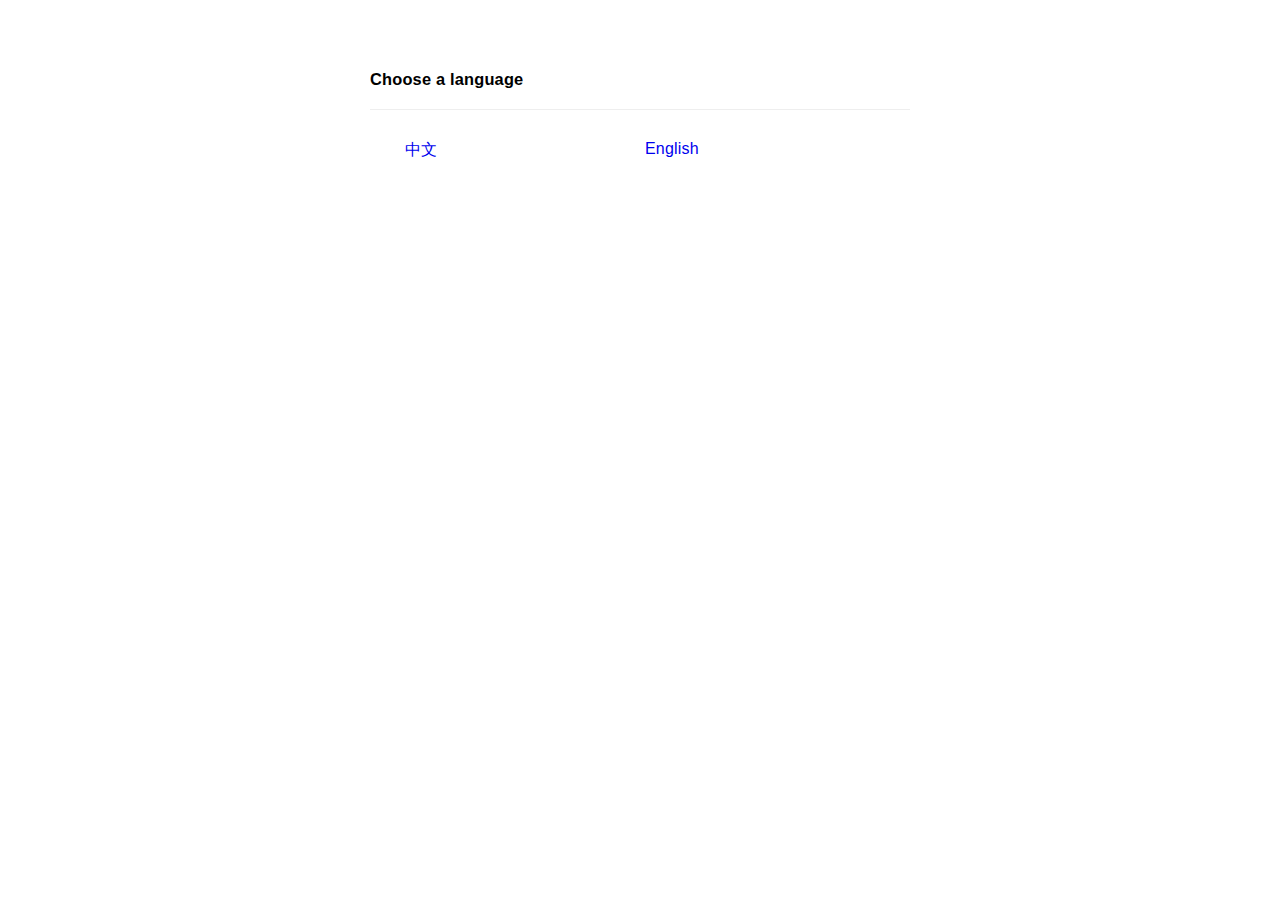
<file: index.html>
<!DOCTYPE HTML>
<html lang="" >
    <head>
        <meta charset="UTF-8">
        <meta content="text/html; charset=utf-8" http-equiv="Content-Type">
        <title>Choose a language · Albatross Language Description</title>
        <meta http-equiv="X-UA-Compatible" content="IE=edge" />
        <meta name="description" content="">
        <meta name="generator" content="GitBook 3.2.3">
        
        
        
    
    <link rel="stylesheet" href="gitbook/style.css">

    
            
        

    

    
        
    
        
    
        
    
        
    
        
    
        
    

        
    
    <meta name="HandheldFriendly" content="true"/>
    <meta name="viewport" content="width=device-width, initial-scale=1, user-scalable=no">
    <meta name="apple-mobile-web-app-capable" content="yes">
    <meta name="apple-mobile-web-app-status-bar-style" content="black">
    <link rel="apple-touch-icon-precomposed" sizes="152x152" href="gitbook/images/apple-touch-icon-precomposed-152.png">
    <link rel="shortcut icon" href="gitbook/images/favicon.ico" type="image/x-icon">

    </head>
    <body>
        
<div class="book-langs-index" role="navigation">
    <div class="inner">
        <h3>Choose a language</h3>

        <ul class="languages">
        
            <li>
                <a href="zh/">中文</a>
            </li>
        
            <li>
                <a href="en/">English</a>
            </li>
        
        </ul>
    </div>
</div>

        
    </body>
</html>
</file>
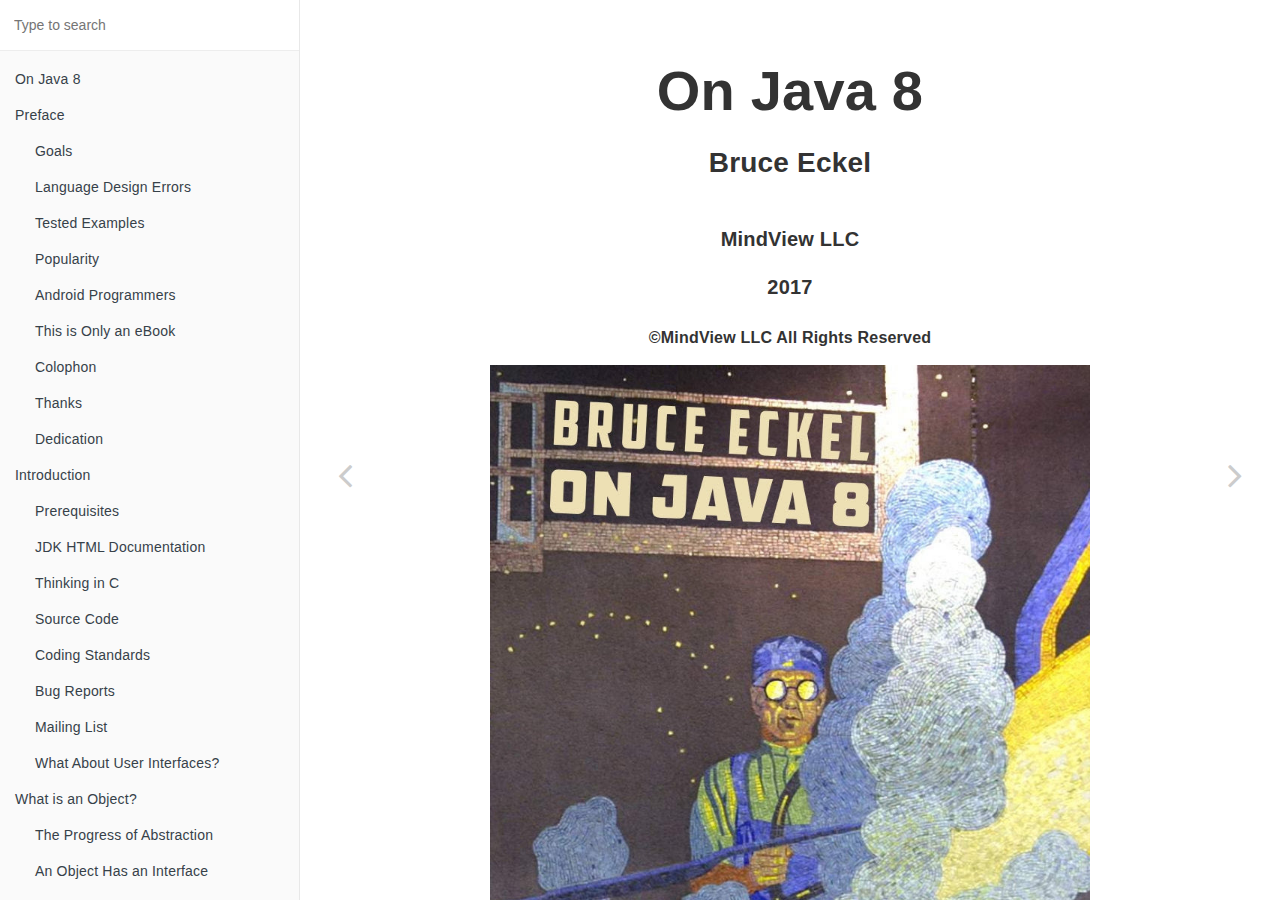
<file: en/index.html>
<!DOCTYPE HTML>
<html lang="en" >
    <head>
        <meta charset="UTF-8">
        <meta content="text/html; charset=utf-8" http-equiv="Content-Type">
        <title>Installing Java and the Book Examples · Albatross Language Description</title>
        <meta http-equiv="X-UA-Compatible" content="IE=edge" />
        <meta name="description" content="">
        <meta name="generator" content="GitBook 3.2.3">
        
        
        
    
    <link rel="stylesheet" href="../gitbook/style.css">

    
            
                
                <link rel="stylesheet" href="../gitbook/gitbook-plugin-highlight/website.css">
                
            
                
                <link rel="stylesheet" href="../gitbook/gitbook-plugin-search/search.css">
                
            
                
                <link rel="stylesheet" href="../gitbook/gitbook-plugin-fontsettings/website.css">
                
            
        

    

    
        
        <link rel="stylesheet" href="styles/website.css">
        
    
        
    
        
    
        
    
        
    
        
    

        
    
    
    <meta name="HandheldFriendly" content="true"/>
    <meta name="viewport" content="width=device-width, initial-scale=1, user-scalable=no">
    <meta name="apple-mobile-web-app-capable" content="yes">
    <meta name="apple-mobile-web-app-status-bar-style" content="black">
    <link rel="apple-touch-icon-precomposed" sizes="152x152" href="../gitbook/images/apple-touch-icon-precomposed-152.png">
    <link rel="shortcut icon" href="../gitbook/images/favicon.ico" type="image/x-icon">

    
    <link rel="next" href="./" />
    
    
    <link rel="prev" href="03-what-is-an-object.html" />
    

    </head>
    <body>
        
<div class="book">
    <div class="book-summary">
        
            
<div id="book-search-input" role="search">
    <input type="text" placeholder="Type to search" />
</div>

            
                <nav role="navigation">
                


<ul class="summary">
    
    

    

    
        
        
    
        <li class="chapter " data-level="1.1" data-path="00-on-java-8.html">
            
                <a href="00-on-java-8.html">
            
                    
                    On Java 8
            
                </a>
            

            
        </li>
    
        <li class="chapter " data-level="1.2" data-path="01-preface.html">
            
                <a href="01-preface.html">
            
                    
                    Preface
            
                </a>
            

            
            <ul class="articles">
                
    
        <li class="chapter " data-level="1.2.1" data-path="01-preface.html">
            
                <a href="01-preface.html#goals">
            
                    
                    Goals
            
                </a>
            

            
        </li>
    
        <li class="chapter " data-level="1.2.2" data-path="01-preface.html">
            
                <a href="01-preface.html#language-design-errors">
            
                    
                    Language Design Errors
            
                </a>
            

            
        </li>
    
        <li class="chapter " data-level="1.2.3" data-path="01-preface.html">
            
                <a href="01-preface.html#tested-examples">
            
                    
                    Tested Examples 
            
                </a>
            

            
        </li>
    
        <li class="chapter " data-level="1.2.4" data-path="01-preface.html">
            
                <a href="01-preface.html#popularity">
            
                    
                    Popularity
            
                </a>
            

            
        </li>
    
        <li class="chapter " data-level="1.2.5" data-path="01-preface.html">
            
                <a href="01-preface.html#android-programmers">
            
                    
                    Android Programmers 
            
                </a>
            

            
        </li>
    
        <li class="chapter " data-level="1.2.6" data-path="01-preface.html">
            
                <a href="01-preface.html#this-is-only-an-ebook">
            
                    
                    This is Only an eBook
            
                </a>
            

            
        </li>
    
        <li class="chapter " data-level="1.2.7" data-path="01-preface.html">
            
                <a href="01-preface.html#colophon">
            
                    
                    Colophon
            
                </a>
            

            
        </li>
    
        <li class="chapter " data-level="1.2.8" data-path="01-preface.html">
            
                <a href="01-preface.html#thanks">
            
                    
                    Thanks
            
                </a>
            

            
        </li>
    
        <li class="chapter " data-level="1.2.9" data-path="01-preface.html">
            
                <a href="01-preface.html#dedication">
            
                    
                    Dedication
            
                </a>
            

            
        </li>
    

            </ul>
            
        </li>
    
        <li class="chapter " data-level="1.3" data-path="02-Introduction.html">
            
                <a href="02-Introduction.html">
            
                    
                    Introduction
            
                </a>
            

            
            <ul class="articles">
                
    
        <li class="chapter " data-level="1.3.1" data-path="02-Introduction.html">
            
                <a href="02-Introduction.html#prerequisites">
            
                    
                    Prerequisites
            
                </a>
            

            
        </li>
    
        <li class="chapter " data-level="1.3.2" data-path="02-Introduction.html">
            
                <a href="02-Introduction.html#jdk-html-documentation">
            
                    
                    JDK HTML Documentation
            
                </a>
            

            
        </li>
    
        <li class="chapter " data-level="1.3.3" data-path="02-Introduction.html">
            
                <a href="02-Introduction.html#thinking-in-c">
            
                    
                    Thinking in C
            
                </a>
            

            
        </li>
    
        <li class="chapter " data-level="1.3.4" data-path="02-Introduction.html">
            
                <a href="02-Introduction.html#sourcecode">
            
                    
                    Source Code 
            
                </a>
            

            
        </li>
    
        <li class="chapter " data-level="1.3.5" data-path="02-Introduction.html">
            
                <a href="02-Introduction.html#coding-standards">
            
                    
                    Coding Standards
            
                </a>
            

            
        </li>
    
        <li class="chapter " data-level="1.3.6" data-path="02-Introduction.html">
            
                <a href="02-Introduction.html#bug-reports">
            
                    
                    Bug Reports
            
                </a>
            

            
        </li>
    
        <li class="chapter " data-level="1.3.7" data-path="02-Introduction.html">
            
                <a href="02-Introduction.html#mailing-list">
            
                    
                    Mailing List
            
                </a>
            

            
        </li>
    
        <li class="chapter " data-level="1.3.8" data-path="02-Introduction.html">
            
                <a href="02-Introduction.html#what-about-user-interfaces">
            
                    
                    What About User Interfaces?
            
                </a>
            

            
        </li>
    

            </ul>
            
        </li>
    
        <li class="chapter " data-level="1.4" data-path="03-what-is-an-object.html">
            
                <a href="03-what-is-an-object.html">
            
                    
                    What is an Object?
            
                </a>
            

            
            <ul class="articles">
                
    
        <li class="chapter " data-level="1.4.1" data-path="03-what-is-an-object.html">
            
                <a href="03-what-is-an-object.html#the-progress-of-abstraction">
            
                    
                    The Progress of Abstraction 
            
                </a>
            

            
        </li>
    
        <li class="chapter " data-level="1.4.2" data-path="03-what-is-an-object.html">
            
                <a href="03-what-is-an-object.html#an-object-has-an-interface">
            
                    
                    An Object Has an Interface 
            
                </a>
            

            
        </li>
    
        <li class="chapter " data-level="1.4.3" data-path="03-what-is-an-object.html">
            
                <a href="03-what-is-an-object.html#objects-provide-services">
            
                    
                    Objects Provide Services 
            
                </a>
            

            
        </li>
    
        <li class="chapter " data-level="1.4.4" data-path="03-what-is-an-object.html">
            
                <a href="03-what-is-an-object.html#the-hidden-implementation">
            
                    
                    The Hidden Implementation
            
                </a>
            

            
        </li>
    
        <li class="chapter " data-level="1.4.5" data-path="03-what-is-an-object.html">
            
                <a href="03-what-is-an-object.html#reusing-the-implementation">
            
                    
                    Reusing the Implementation
            
                </a>
            

            
        </li>
    
        <li class="chapter " data-level="1.4.6" data-path="03-what-is-an-object.html">
            
                <a href="03-what-is-an-object.html#inheritance">
            
                    
                    Inheritance
            
                </a>
            

            
        </li>
    
        <li class="chapter " data-level="1.4.7" data-path="03-what-is-an-object.html">
            
                <a href="03-what-is-an-object.html#interchangeable-objects-with-polymorphism">
            
                    
                    Interchangeable Objects with Polymorphism 
            
                </a>
            

            
        </li>
    
        <li class="chapter " data-level="1.4.8" data-path="03-what-is-an-object.html">
            
                <a href="03-what-is-an-object.html#the-singly-rooted-hierarchy">
            
                    
                    The Singly-Rooted Hierarchy 
            
                </a>
            

            
        </li>
    
        <li class="chapter " data-level="1.4.9" data-path="03-what-is-an-object.html">
            
                <a href="03-what-is-an-object.html#collections">
            
                    
                    Collections
            
                </a>
            

            
        </li>
    
        <li class="chapter " data-level="1.4.10" data-path="03-what-is-an-object.html">
            
                <a href="03-what-is-an-object.html#object-creation--lifetime">
            
                    
                    Object Creation & Lifetime 
            
                </a>
            

            
        </li>
    
        <li class="chapter " data-level="1.4.11" data-path="03-what-is-an-object.html">
            
                <a href="03-what-is-an-object.html#exception-handling-dealing-with-errors">
            
                    
                    Exception Handling: Dealing with Errors
            
                </a>
            

            
        </li>
    
        <li class="chapter " data-level="1.4.12" data-path="03-what-is-an-object.html">
            
                <a href="03-what-is-an-object.html#summary">
            
                    
                    Summary
            
                </a>
            

            
        </li>
    

            </ul>
            
        </li>
    
        <li class="chapter active" data-level="1.5" data-path="./">
            
                <a href="./">
            
                    
                    Installing Java and the Book Examples
            
                </a>
            

            
        </li>
    
        <li class="chapter active" data-level="1.6" data-path="./">
            
                <a href="./">
            
                    
                    Objects Everywhere
            
                </a>
            

            
        </li>
    
        <li class="chapter active" data-level="1.7" data-path="./">
            
                <a href="./">
            
                    
                    Operators
            
                </a>
            

            
        </li>
    
        <li class="chapter active" data-level="1.8" data-path="./">
            
                <a href="./">
            
                    
                    Control Flow
            
                </a>
            

            
        </li>
    
        <li class="chapter active" data-level="1.9" data-path="./">
            
                <a href="./">
            
                    
                    Housekeeping
            
                </a>
            

            
        </li>
    
        <li class="chapter active" data-level="1.10" data-path="./">
            
                <a href="./">
            
                    
                    Implementation Hiding
            
                </a>
            

            
        </li>
    
        <li class="chapter active" data-level="1.11" data-path="./">
            
                <a href="./">
            
                    
                    Reuse
            
                </a>
            

            
        </li>
    
        <li class="chapter active" data-level="1.12" data-path="./">
            
                <a href="./">
            
                    
                    Polymorphism
            
                </a>
            

            
        </li>
    
        <li class="chapter active" data-level="1.13" data-path="./">
            
                <a href="./">
            
                    
                    Interfaces
            
                </a>
            

            
        </li>
    
        <li class="chapter active" data-level="1.14" data-path="./">
            
                <a href="./">
            
                    
                    Inner Classes
            
                </a>
            

            
        </li>
    
        <li class="chapter active" data-level="1.15" data-path="./">
            
                <a href="./">
            
                    
                    Collections
            
                </a>
            

            
        </li>
    
        <li class="chapter active" data-level="1.16" data-path="./">
            
                <a href="./">
            
                    
                    Functional Programming
            
                </a>
            

            
        </li>
    
        <li class="chapter active" data-level="1.17" data-path="./">
            
                <a href="./">
            
                    
                    Streams
            
                </a>
            

            
        </li>
    
        <li class="chapter active" data-level="1.18" data-path="./">
            
                <a href="./">
            
                    
                    Exceptions
            
                </a>
            

            
        </li>
    
        <li class="chapter active" data-level="1.19" data-path="./">
            
                <a href="./">
            
                    
                    Validating Your Code
            
                </a>
            

            
        </li>
    
        <li class="chapter active" data-level="1.20" data-path="./">
            
                <a href="./">
            
                    
                    Files
            
                </a>
            

            
        </li>
    
        <li class="chapter active" data-level="1.21" data-path="./">
            
                <a href="./">
            
                    
                    Strings
            
                </a>
            

            
        </li>
    
        <li class="chapter active" data-level="1.22" data-path="./">
            
                <a href="./">
            
                    
                    Type Information
            
                </a>
            

            
        </li>
    
        <li class="chapter active" data-level="1.23" data-path="./">
            
                <a href="./">
            
                    
                    Generics
            
                </a>
            

            
        </li>
    
        <li class="chapter active" data-level="1.24" data-path="./">
            
                <a href="./">
            
                    
                    Arrays
            
                </a>
            

            
        </li>
    
        <li class="chapter active" data-level="1.25" data-path="./">
            
                <a href="./">
            
                    
                    Enumerations
            
                </a>
            

            
        </li>
    
        <li class="chapter active" data-level="1.26" data-path="./">
            
                <a href="./">
            
                    
                    Annotations
            
                </a>
            

            
        </li>
    
        <li class="chapter active" data-level="1.27" data-path="./">
            
                <a href="./">
            
                    
                    Concurrent Programming
            
                </a>
            

            
        </li>
    
        <li class="chapter active" data-level="1.28" data-path="./">
            
                <a href="./">
            
                    
                    Patterns
            
                </a>
            

            
        </li>
    
        <li class="chapter active" data-level="1.29" data-path="./">
            
                <a href="./">
            
                    
                    Appendix: Supplements
            
                </a>
            

            
        </li>
    
        <li class="chapter active" data-level="1.30" data-path="./">
            
                <a href="./">
            
                    
                    Appendix: Programming Guidelines
            
                </a>
            

            
        </li>
    
        <li class="chapter active" data-level="1.31" data-path="./">
            
                <a href="./">
            
                    
                    Appendix: Javadoc
            
                </a>
            

            
        </li>
    
        <li class="chapter active" data-level="1.32" data-path="./">
            
                <a href="./">
            
                    
                    Appendix: Passing and Returning Objects
            
                </a>
            

            
        </li>
    
        <li class="chapter active" data-level="1.33" data-path="./">
            
                <a href="./">
            
                    
                    Appendix: I/O Streams
            
                </a>
            

            
        </li>
    
        <li class="chapter active" data-level="1.34" data-path="./">
            
                <a href="./">
            
                    
                    Appendix: Standard I/O
            
                </a>
            

            
        </li>
    
        <li class="chapter active" data-level="1.35" data-path="./">
            
                <a href="./">
            
                    
                    Appendix: New I/O
            
                </a>
            

            
        </li>
    
        <li class="chapter active" data-level="1.36" data-path="./">
            
                <a href="./">
            
                    
                    Appendix: Understanding equals() and hashCode()
            
                </a>
            

            
        </li>
    
        <li class="chapter active" data-level="1.37" data-path="./">
            
                <a href="./">
            
                    
                    Appendix: Collection Topics
            
                </a>
            

            
        </li>
    
        <li class="chapter active" data-level="1.38" data-path="./">
            
                <a href="./">
            
                    
                    Appendix: Low-Level Concurrency
            
                </a>
            

            
        </li>
    
        <li class="chapter active" data-level="1.39" data-path="./">
            
                <a href="./">
            
                    
                    Appendix: Data Compression
            
                </a>
            

            
        </li>
    
        <li class="chapter active" data-level="1.40" data-path="./">
            
                <a href="./">
            
                    
                    Appendix: Object Serialization
            
                </a>
            

            
        </li>
    
        <li class="chapter active" data-level="1.41" data-path="./">
            
                <a href="./">
            
                    
                    Appendix: Benefits and Costs of Static Type Checking
            
                </a>
            

            
        </li>
    
        <li class="chapter active" data-level="1.42" data-path="./">
            
                <a href="./">
            
                    
                    Appendix: The Positive Legacy of C++ and Java
            
                </a>
            

            
        </li>
    
        <li class="chapter active" data-level="1.43" data-path="./">
            
                <a href="./">
            
                    
                    Appendix: Becoming a Programmer
            
                </a>
            

            
        </li>
    

    

    <li class="divider"></li>

    <li>
        <a href="https://www.gitbook.com" target="blank" class="gitbook-link">
            Published with GitBook
        </a>
    </li>
</ul>


                </nav>
            
        
    </div>

    <div class="book-body">
        
            <div class="body-inner">
                
                    

<div class="book-header" role="navigation">
    

    <!-- Title -->
    <h1>
        <i class="fa fa-circle-o-notch fa-spin"></i>
        <a href="." >Installing Java and the Book Examples</a>
    </h1>
</div>




                    <div class="page-wrapper" tabindex="-1" role="main">
                        <div class="page-inner">
                            
<div id="book-search-results">
    <div class="search-noresults">
    
                                <section class="normal markdown-section">
                                
                                <p></p><h1 align="center" style=" font-size: 3.5em; line-height: 0;" id="on-java-8-
bruce-eckel-
mindview-llc--
2017-
mindview-llc-all-rights-reserved-


">On Java 8<h1 id="
bruce-eckel-
mindview-llc--
2017-
mindview-llc-all-rights-reserved-


"> <p></p>
<p></p><h2 align="center" style=" margin:0" id="bruce-eckel-
mindview-llc--
2017-
mindview-llc-all-rights-reserved-


">Bruce Eckel<h2 id="
mindview-llc--
2017-
mindview-llc-all-rights-reserved-


"> <p></p>
<p></p><h4 align="center" style=" margin:0" id="mindview-llc--">MindView LLC  </h4><p></p>
<p></p><h4 align="center" style=" margin:0" id="2017-">2017 </h4><p></p>
<h5 align="center" id="mindview-llc-all-rights-reserved-">&#xA9;MindView LLC All Rights Reserved </h5>

<p><img src="../assets/cover.jpeg" width="600px" height="790px" style=" margin: 0 auto; display: block;" alt="cover"></p>
</h2></h2></h1></h1>
                                
                                </section>
                            
    </div>
    <div class="search-results">
        <div class="has-results">
            
            <h1 class="search-results-title"><span class='search-results-count'></span> results matching "<span class='search-query'></span>"</h1>
            <ul class="search-results-list"></ul>
            
        </div>
        <div class="no-results">
            
            <h1 class="search-results-title">No results matching "<span class='search-query'></span>"</h1>
            
        </div>
    </div>
</div>

                        </div>
                    </div>
                
            </div>

            
                
                <a href="03-what-is-an-object.html#summary" class="navigation navigation-prev " aria-label="Previous page: Summary">
                    <i class="fa fa-angle-left"></i>
                </a>
                
                
                <a href="./" class="navigation navigation-next " aria-label="Next page: Objects Everywhere">
                    <i class="fa fa-angle-right"></i>
                </a>
                
            
        
    </div>

    <script>
        var gitbook = gitbook || [];
        gitbook.push(function() {
            gitbook.page.hasChanged({"page":{"title":"Installing Java and the Book Examples","level":"1.5","depth":1,"next":{"title":"Objects Everywhere","level":"1.6","depth":1,"path":"README.md","ref":"README.md","articles":[]},"previous":{"title":"Summary","level":"1.4.12","depth":2,"anchor":"#summary","path":"03-what-is-an-object.md","ref":"03-what-is-an-object.md#summary","articles":[]},"dir":"ltr"},"config":{"plugins":[],"styles":{"website":"styles/website.css","pdf":"styles/pdf.css","epub":"styles/epub.css","mobi":"styles/mobi.css","ebook":"styles/ebook.css","print":"styles/print.css"},"pluginsConfig":{"highlight":{},"search":{},"lunr":{"maxIndexSize":1000000,"ignoreSpecialCharacters":false},"sharing":{"facebook":true,"twitter":true,"google":false,"weibo":false,"instapaper":false,"vk":false,"all":["facebook","google","twitter","weibo","instapaper"]},"fontsettings":{"theme":"white","family":"sans","size":2},"theme-default":{"styles":{"website":"styles/website.css","pdf":"styles/pdf.css","epub":"styles/epub.css","mobi":"styles/mobi.css","ebook":"styles/ebook.css","print":"styles/print.css"},"showLevel":false}},"autor":"Helmut Brandl","theme":"default","pdf":{"pageNumbers":true,"fontSize":12,"fontFamily":"Arial","paperSize":"a4","chapterMark":"pagebreak","pageBreaksBefore":"/","margin":{"right":62,"left":62,"top":56,"bottom":56}},"structure":{"langs":"LANGS.md","readme":"README.md","glossary":"GLOSSARY.md","summary":"SUMMARY.md"},"variables":{},"title":"Albatross Language Description","language":"en","gitbook":"*"},"file":{"path":"README.md","mtime":"2019-01-11T01:46:48.934Z","type":"markdown"},"gitbook":{"version":"3.2.3","time":"2019-01-12T05:03:32.511Z"},"basePath":".","book":{"language":"en"}});
        });
    </script>
</div>

        
    <script src="../gitbook/gitbook.js"></script>
    <script src="../gitbook/theme.js"></script>
    
        
        <script src="../gitbook/gitbook-plugin-search/search-engine.js"></script>
        
    
        
        <script src="../gitbook/gitbook-plugin-search/search.js"></script>
        
    
        
        <script src="../gitbook/gitbook-plugin-lunr/lunr.min.js"></script>
        
    
        
        <script src="../gitbook/gitbook-plugin-lunr/search-lunr.js"></script>
        
    
        
        <script src="../gitbook/gitbook-plugin-sharing/buttons.js"></script>
        
    
        
        <script src="../gitbook/gitbook-plugin-fontsettings/fontsettings.js"></script>
        
    

    </body>
</html>
</file>
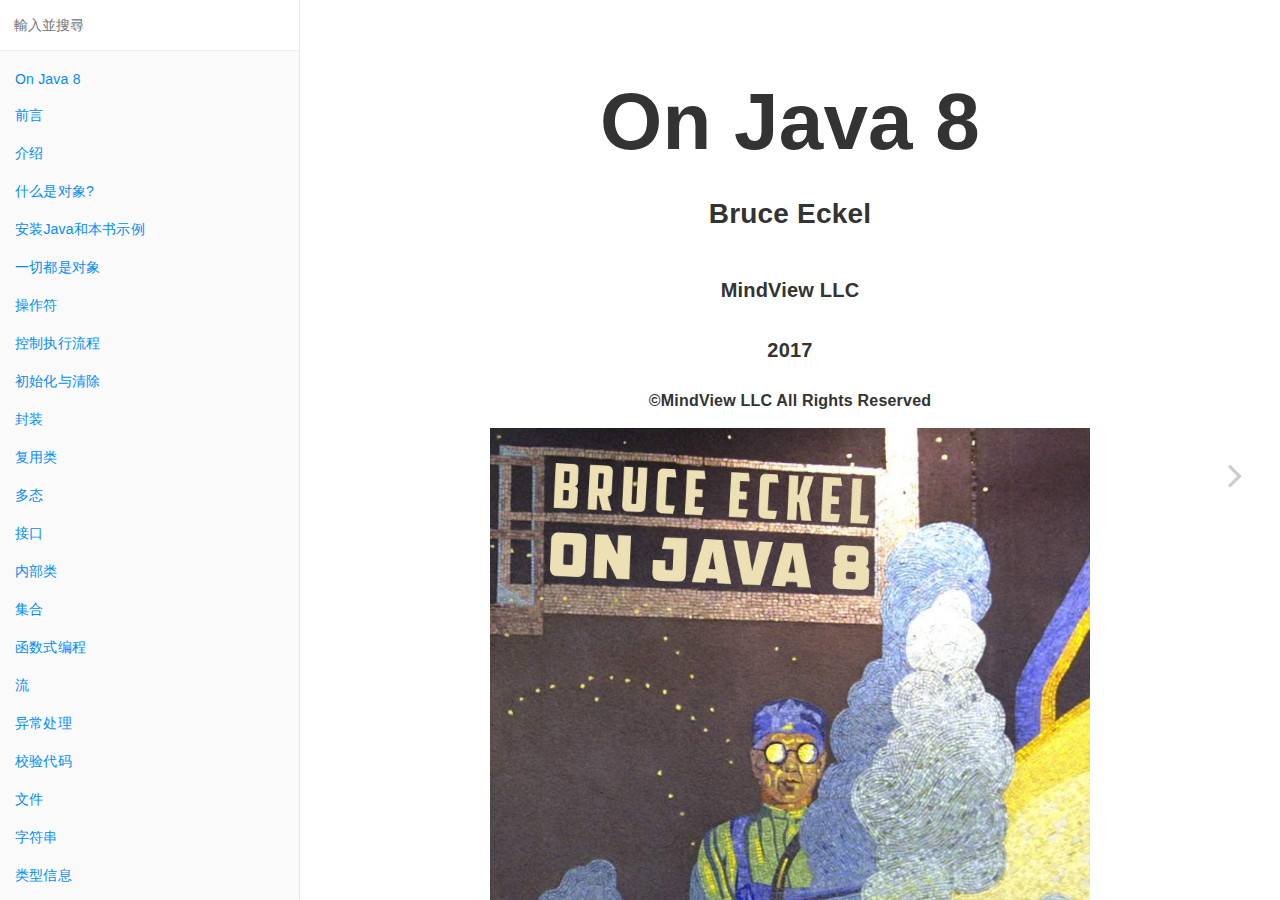
<file: zh/index.html>
<!DOCTYPE HTML>
<html lang="zh" >
    <head>
        <meta charset="UTF-8">
        <meta content="text/html; charset=utf-8" http-equiv="Content-Type">
        <title>On Java 8 · Albatross Language Description</title>
        <meta http-equiv="X-UA-Compatible" content="IE=edge" />
        <meta name="description" content="">
        <meta name="generator" content="GitBook 3.2.3">
        
        
        
    
    <link rel="stylesheet" href="../gitbook/style.css">

    
            
                
                <link rel="stylesheet" href="../gitbook/gitbook-plugin-highlight/website.css">
                
            
                
                <link rel="stylesheet" href="../gitbook/gitbook-plugin-search/search.css">
                
            
                
                <link rel="stylesheet" href="../gitbook/gitbook-plugin-fontsettings/website.css">
                
            
        

    

    
        
    
        
    
        
    
        
    
        
    
        
    

        
    
    
    <meta name="HandheldFriendly" content="true"/>
    <meta name="viewport" content="width=device-width, initial-scale=1, user-scalable=no">
    <meta name="apple-mobile-web-app-capable" content="yes">
    <meta name="apple-mobile-web-app-status-bar-style" content="black">
    <link rel="apple-touch-icon-precomposed" sizes="152x152" href="../gitbook/images/apple-touch-icon-precomposed-152.png">
    <link rel="shortcut icon" href="../gitbook/images/favicon.ico" type="image/x-icon">

    
    <link rel="next" href="./" />
    
    

    </head>
    <body>
        
<div class="book">
    <div class="book-summary">
        
            
<div id="book-search-input" role="search">
    <input type="text" placeholder="輸入並搜尋" />
</div>

            
                <nav role="navigation">
                


<ul class="summary">
    
    

    

    
        
        
    
        <li class="chapter active" data-level="1.1" data-path="./">
            
                <a href="./">
            
                    
                    On Java 8
            
                </a>
            

            
        </li>
    
        <li class="chapter active" data-level="1.2" data-path="./">
            
                <a href="./">
            
                    
                    前言
            
                </a>
            

            
        </li>
    
        <li class="chapter active" data-level="1.3" data-path="./">
            
                <a href="./">
            
                    
                    介绍
            
                </a>
            

            
        </li>
    
        <li class="chapter active" data-level="1.4" data-path="./">
            
                <a href="./">
            
                    
                    什么是对象?
            
                </a>
            

            
        </li>
    
        <li class="chapter active" data-level="1.5" data-path="./">
            
                <a href="./">
            
                    
                    安装Java和本书示例
            
                </a>
            

            
        </li>
    
        <li class="chapter active" data-level="1.6" data-path="./">
            
                <a href="./">
            
                    
                    一切都是对象
            
                </a>
            

            
        </li>
    
        <li class="chapter active" data-level="1.7" data-path="./">
            
                <a href="./">
            
                    
                    操作符
            
                </a>
            

            
        </li>
    
        <li class="chapter active" data-level="1.8" data-path="./">
            
                <a href="./">
            
                    
                    控制执行流程
            
                </a>
            

            
        </li>
    
        <li class="chapter active" data-level="1.9" data-path="./">
            
                <a href="./">
            
                    
                    初始化与清除
            
                </a>
            

            
        </li>
    
        <li class="chapter active" data-level="1.10" data-path="./">
            
                <a href="./">
            
                    
                    封装
            
                </a>
            

            
        </li>
    
        <li class="chapter active" data-level="1.11" data-path="./">
            
                <a href="./">
            
                    
                    复用类
            
                </a>
            

            
        </li>
    
        <li class="chapter active" data-level="1.12" data-path="./">
            
                <a href="./">
            
                    
                    多态
            
                </a>
            

            
        </li>
    
        <li class="chapter active" data-level="1.13" data-path="./">
            
                <a href="./">
            
                    
                    接口
            
                </a>
            

            
        </li>
    
        <li class="chapter active" data-level="1.14" data-path="./">
            
                <a href="./">
            
                    
                    内部类
            
                </a>
            

            
        </li>
    
        <li class="chapter active" data-level="1.15" data-path="./">
            
                <a href="./">
            
                    
                    集合
            
                </a>
            

            
        </li>
    
        <li class="chapter active" data-level="1.16" data-path="./">
            
                <a href="./">
            
                    
                    函数式编程
            
                </a>
            

            
        </li>
    
        <li class="chapter active" data-level="1.17" data-path="./">
            
                <a href="./">
            
                    
                    流
            
                </a>
            

            
        </li>
    
        <li class="chapter active" data-level="1.18" data-path="./">
            
                <a href="./">
            
                    
                    异常处理
            
                </a>
            

            
        </li>
    
        <li class="chapter active" data-level="1.19" data-path="./">
            
                <a href="./">
            
                    
                    校验代码
            
                </a>
            

            
        </li>
    
        <li class="chapter active" data-level="1.20" data-path="./">
            
                <a href="./">
            
                    
                    文件
            
                </a>
            

            
        </li>
    
        <li class="chapter active" data-level="1.21" data-path="./">
            
                <a href="./">
            
                    
                    字符串
            
                </a>
            

            
        </li>
    
        <li class="chapter active" data-level="1.22" data-path="./">
            
                <a href="./">
            
                    
                    类型信息
            
                </a>
            

            
        </li>
    
        <li class="chapter active" data-level="1.23" data-path="./">
            
                <a href="./">
            
                    
                    泛型
            
                </a>
            

            
        </li>
    
        <li class="chapter active" data-level="1.24" data-path="./">
            
                <a href="./">
            
                    
                    数组
            
                </a>
            

            
        </li>
    
        <li class="chapter active" data-level="1.25" data-path="./">
            
                <a href="./">
            
                    
                    枚举
            
                </a>
            

            
        </li>
    
        <li class="chapter active" data-level="1.26" data-path="./">
            
                <a href="./">
            
                    
                    注释
            
                </a>
            

            
        </li>
    
        <li class="chapter active" data-level="1.27" data-path="./">
            
                <a href="./">
            
                    
                    并发编程
            
                </a>
            

            
        </li>
    
        <li class="chapter active" data-level="1.28" data-path="./">
            
                <a href="./">
            
                    
                    模式
            
                </a>
            

            
        </li>
    
        <li class="chapter active" data-level="1.29" data-path="./">
            
                <a href="./">
            
                    
                    附录:补充
            
                </a>
            

            
        </li>
    
        <li class="chapter active" data-level="1.30" data-path="./">
            
                <a href="./">
            
                    
                    附录:编程指南
            
                </a>
            

            
        </li>
    
        <li class="chapter active" data-level="1.31" data-path="./">
            
                <a href="./">
            
                    
                    附录:Java 文档
            
                </a>
            

            
        </li>
    
        <li class="chapter active" data-level="1.32" data-path="./">
            
                <a href="./">
            
                    
                    附录:传递和返回对象
            
                </a>
            

            
        </li>
    
        <li class="chapter active" data-level="1.33" data-path="./">
            
                <a href="./">
            
                    
                    附录:标准I/O
            
                </a>
            

            
        </li>
    
        <li class="chapter active" data-level="1.34" data-path="./">
            
                <a href="./">
            
                    
                    附录:新的I/O
            
                </a>
            

            
        </li>
    
        <li class="chapter active" data-level="1.35" data-path="./">
            
                <a href="./">
            
                    
                    附录:理解equals()和hashCode()
            
                </a>
            

            
        </li>
    
        <li class="chapter active" data-level="1.36" data-path="./">
            
                <a href="./">
            
                    
                    附录:集合
            
                </a>
            

            
        </li>
    
        <li class="chapter active" data-level="1.37" data-path="./">
            
                <a href="./">
            
                    
                    附录:低级并发
            
                </a>
            

            
        </li>
    
        <li class="chapter active" data-level="1.38" data-path="./">
            
                <a href="./">
            
                    
                    附录:数据压缩
            
                </a>
            

            
        </li>
    
        <li class="chapter active" data-level="1.39" data-path="./">
            
                <a href="./">
            
                    
                    附录:对象序列化
            
                </a>
            

            
        </li>
    
        <li class="chapter active" data-level="1.40" data-path="./">
            
                <a href="./">
            
                    
                    附录:静态类型检查的好处和成本
            
                </a>
            

            
        </li>
    
        <li class="chapter active" data-level="1.41" data-path="./">
            
                <a href="./">
            
                    
                    附录:c++和Java的积极作用
            
                </a>
            

            
        </li>
    
        <li class="chapter active" data-level="1.42" data-path="./">
            
                <a href="./">
            
                    
                    附录:成为一名程序员
            
                </a>
            

            
        </li>
    

    

    <li class="divider"></li>

    <li>
        <a href="https://www.gitbook.com" target="blank" class="gitbook-link">
            本書使用 GitBook 釋出
        </a>
    </li>
</ul>


                </nav>
            
        
    </div>

    <div class="book-body">
        
            <div class="body-inner">
                
                    

<div class="book-header" role="navigation">
    

    <!-- Title -->
    <h1>
        <i class="fa fa-circle-o-notch fa-spin"></i>
        <a href="." >On Java 8</a>
    </h1>
</div>




                    <div class="page-wrapper" tabindex="-1" role="main">
                        <div class="page-inner">
                            
<div id="book-search-results">
    <div class="search-noresults">
    
                                <section class="normal markdown-section">
                                
                                <p></p><h1 align="center" style=" font-size: 5em; line-height: 0;" id="on-java-8-
bruce-eckel-
mindview-llc--
2017-
mindview-llc-all-rights-reserved-


">On Java 8<h1 id="
bruce-eckel-
mindview-llc--
2017-
mindview-llc-all-rights-reserved-


"> <p></p>
<p></p><h2 align="center" id="bruce-eckel-
mindview-llc--
2017-
mindview-llc-all-rights-reserved-


">Bruce Eckel<h2 id="
mindview-llc--
2017-
mindview-llc-all-rights-reserved-


"> <p></p>
<p></p><h4 align="center" id="mindview-llc--">MindView LLC  </h4><p></p>
<p></p><h4 align="center" id="2017-">2017 </h4><p></p>
<h5 align="center" id="mindview-llc-all-rights-reserved-">&#xA9;MindView LLC All Rights Reserved </h5>

<p><img src="../assets/cover.jpeg" width="600px" height="790px" style=" margin: 0 auto; display: block;" alt="cover"></p>
</h2></h2></h1></h1>
                                
                                </section>
                            
    </div>
    <div class="search-results">
        <div class="has-results">
            
            <h1 class="search-results-title"><span class='search-results-count'></span> results matching "<span class='search-query'></span>"</h1>
            <ul class="search-results-list"></ul>
            
        </div>
        <div class="no-results">
            
            <h1 class="search-results-title">No results matching "<span class='search-query'></span>"</h1>
            
        </div>
    </div>
</div>

                        </div>
                    </div>
                
            </div>

            
                
                
                <a href="./" class="navigation navigation-next navigation-unique" aria-label="Next page: 前言">
                    <i class="fa fa-angle-right"></i>
                </a>
                
            
        
    </div>

    <script>
        var gitbook = gitbook || [];
        gitbook.push(function() {
            gitbook.page.hasChanged({"page":{"title":"On Java 8","level":"1.1","depth":1,"next":{"title":"前言","level":"1.2","depth":1,"path":"README.md","ref":"README.md","articles":[]},"dir":"ltr"},"config":{"plugins":[],"styles":{"website":"styles/website.css","pdf":"styles/pdf.css","epub":"styles/epub.css","mobi":"styles/mobi.css","ebook":"styles/ebook.css","print":"styles/print.css"},"pluginsConfig":{"highlight":{},"search":{},"lunr":{"maxIndexSize":1000000,"ignoreSpecialCharacters":false},"sharing":{"facebook":true,"twitter":true,"google":false,"weibo":false,"instapaper":false,"vk":false,"all":["facebook","google","twitter","weibo","instapaper"]},"fontsettings":{"theme":"white","family":"sans","size":2},"theme-default":{"styles":{"website":"styles/website.css","pdf":"styles/pdf.css","epub":"styles/epub.css","mobi":"styles/mobi.css","ebook":"styles/ebook.css","print":"styles/print.css"},"showLevel":false}},"autor":"Helmut Brandl","theme":"default","pdf":{"pageNumbers":true,"fontSize":12,"fontFamily":"Arial","paperSize":"a4","chapterMark":"pagebreak","pageBreaksBefore":"/","margin":{"right":62,"left":62,"top":56,"bottom":56}},"structure":{"langs":"LANGS.md","readme":"README.md","glossary":"GLOSSARY.md","summary":"SUMMARY.md"},"variables":{},"title":"Albatross Language Description","language":"zh","gitbook":"*"},"file":{"path":"README.md","mtime":"2019-01-11T01:39:00.731Z","type":"markdown"},"gitbook":{"version":"3.2.3","time":"2019-01-12T05:03:32.511Z"},"basePath":".","book":{"language":"zh"}});
        });
    </script>
</div>

        
    <script src="../gitbook/gitbook.js"></script>
    <script src="../gitbook/theme.js"></script>
    
        
        <script src="../gitbook/gitbook-plugin-search/search-engine.js"></script>
        
    
        
        <script src="../gitbook/gitbook-plugin-search/search.js"></script>
        
    
        
        <script src="../gitbook/gitbook-plugin-lunr/lunr.min.js"></script>
        
    
        
        <script src="../gitbook/gitbook-plugin-lunr/search-lunr.js"></script>
        
    
        
        <script src="../gitbook/gitbook-plugin-sharing/buttons.js"></script>
        
    
        
        <script src="../gitbook/gitbook-plugin-fontsettings/fontsettings.js"></script>
        
    

    </body>
</html>
</file>
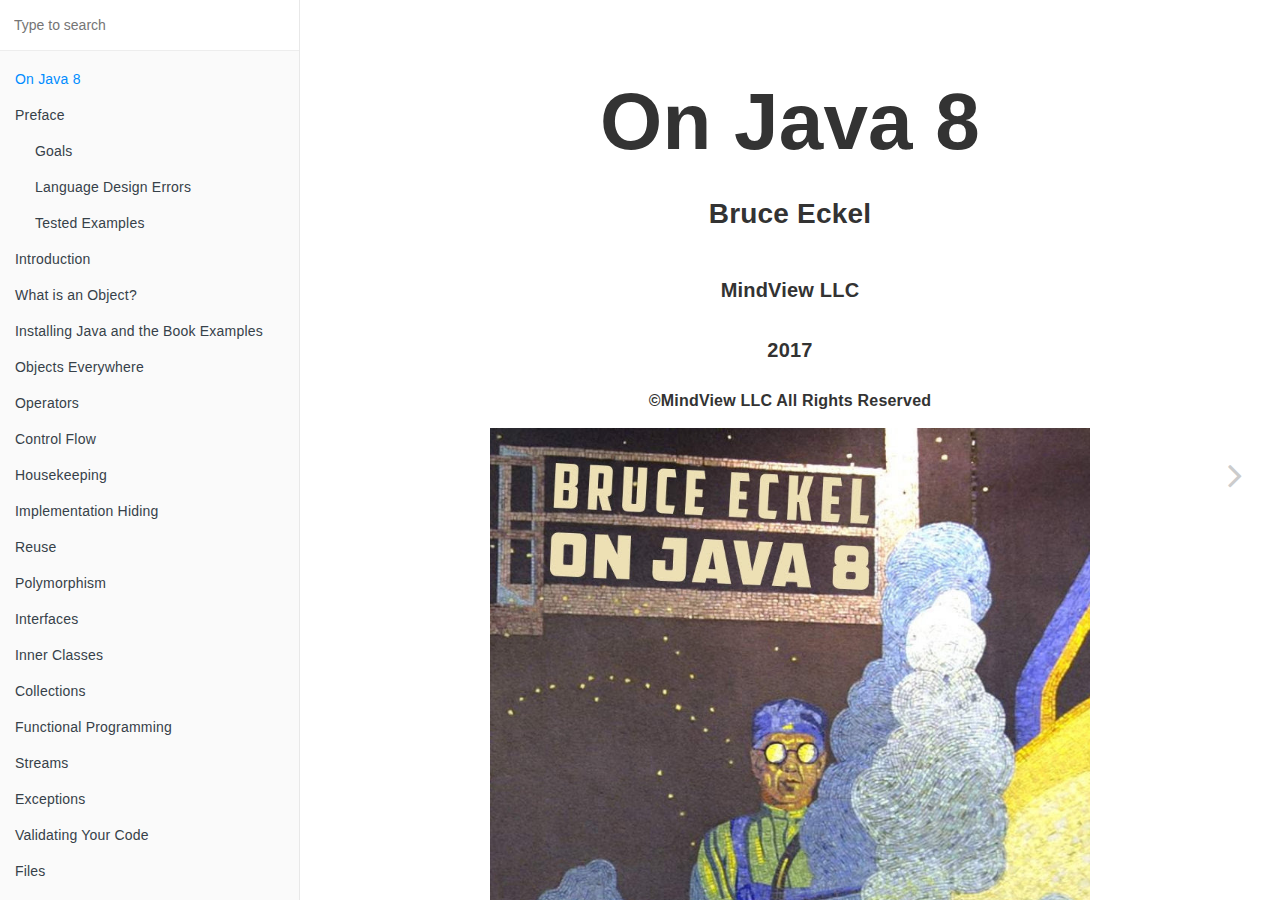
<file: en/00-cover.html>
<!DOCTYPE HTML>
<html lang="en" >
    <head>
        <meta charset="UTF-8">
        <meta content="text/html; charset=utf-8" http-equiv="Content-Type">
        <title>On Java 8 · Albatross Language Description</title>
        <meta http-equiv="X-UA-Compatible" content="IE=edge" />
        <meta name="description" content="">
        <meta name="generator" content="GitBook 3.2.3">
        
        
        
    
    <link rel="stylesheet" href="../gitbook/style.css">

    
            
                
                <link rel="stylesheet" href="../gitbook/gitbook-plugin-highlight/website.css">
                
            
                
                <link rel="stylesheet" href="../gitbook/gitbook-plugin-search/search.css">
                
            
                
                <link rel="stylesheet" href="../gitbook/gitbook-plugin-fontsettings/website.css">
                
            
        

    

    
        
        <link rel="stylesheet" href="styles/website.css">
        
    
        
    
        
    
        
    
        
    
        
    

        
    
    
    <meta name="HandheldFriendly" content="true"/>
    <meta name="viewport" content="width=device-width, initial-scale=1, user-scalable=no">
    <meta name="apple-mobile-web-app-capable" content="yes">
    <meta name="apple-mobile-web-app-status-bar-style" content="black">
    <link rel="apple-touch-icon-precomposed" sizes="152x152" href="../gitbook/images/apple-touch-icon-precomposed-152.png">
    <link rel="shortcut icon" href="../gitbook/images/favicon.ico" type="image/x-icon">

    
    <link rel="next" href="01-preface.html" />
    
    

    </head>
    <body>
        
<div class="book">
    <div class="book-summary">
        
            
<div id="book-search-input" role="search">
    <input type="text" placeholder="Type to search" />
</div>

            
                <nav role="navigation">
                


<ul class="summary">
    
    

    

    
        
        
    
        <li class="chapter active" data-level="1.1" data-path="00-cover.html">
            
                <a href="00-cover.html">
            
                    
                    On Java 8
            
                </a>
            

            
        </li>
    
        <li class="chapter " data-level="1.2" data-path="01-preface.html">
            
                <a href="01-preface.html">
            
                    
                    Preface
            
                </a>
            

            
            <ul class="articles">
                
    
        <li class="chapter " data-level="1.2.1" data-path="01-preface.html">
            
                <a href="01-preface.html#goals">
            
                    
                    Goals
            
                </a>
            

            
        </li>
    
        <li class="chapter " data-level="1.2.2" data-path="01-preface.html">
            
                <a href="01-preface.html#language-design-errors">
            
                    
                    Language Design Errors
            
                </a>
            

            
        </li>
    
        <li class="chapter " data-level="1.2.3" data-path="01-preface.html">
            
                <a href="01-preface.html#tested-examples">
            
                    
                    Tested Examples 
            
                </a>
            

            
        </li>
    

            </ul>
            
        </li>
    
        <li class="chapter " data-level="1.3" data-path="./">
            
                <a href="./">
            
                    
                    Introduction
            
                </a>
            

            
        </li>
    
        <li class="chapter " data-level="1.4" data-path="./">
            
                <a href="./">
            
                    
                    What is an Object?
            
                </a>
            

            
        </li>
    
        <li class="chapter " data-level="1.5" data-path="./">
            
                <a href="./">
            
                    
                    Installing Java and the Book Examples
            
                </a>
            

            
        </li>
    
        <li class="chapter " data-level="1.6" data-path="./">
            
                <a href="./">
            
                    
                    Objects Everywhere
            
                </a>
            

            
        </li>
    
        <li class="chapter " data-level="1.7" data-path="./">
            
                <a href="./">
            
                    
                    Operators
            
                </a>
            

            
        </li>
    
        <li class="chapter " data-level="1.8" data-path="./">
            
                <a href="./">
            
                    
                    Control Flow
            
                </a>
            

            
        </li>
    
        <li class="chapter " data-level="1.9" data-path="./">
            
                <a href="./">
            
                    
                    Housekeeping
            
                </a>
            

            
        </li>
    
        <li class="chapter " data-level="1.10" data-path="./">
            
                <a href="./">
            
                    
                    Implementation Hiding
            
                </a>
            

            
        </li>
    
        <li class="chapter " data-level="1.11" data-path="./">
            
                <a href="./">
            
                    
                    Reuse
            
                </a>
            

            
        </li>
    
        <li class="chapter " data-level="1.12" data-path="./">
            
                <a href="./">
            
                    
                    Polymorphism
            
                </a>
            

            
        </li>
    
        <li class="chapter " data-level="1.13" data-path="./">
            
                <a href="./">
            
                    
                    Interfaces
            
                </a>
            

            
        </li>
    
        <li class="chapter " data-level="1.14" data-path="./">
            
                <a href="./">
            
                    
                    Inner Classes
            
                </a>
            

            
        </li>
    
        <li class="chapter " data-level="1.15" data-path="./">
            
                <a href="./">
            
                    
                    Collections
            
                </a>
            

            
        </li>
    
        <li class="chapter " data-level="1.16" data-path="./">
            
                <a href="./">
            
                    
                    Functional Programming
            
                </a>
            

            
        </li>
    
        <li class="chapter " data-level="1.17" data-path="./">
            
                <a href="./">
            
                    
                    Streams
            
                </a>
            

            
        </li>
    
        <li class="chapter " data-level="1.18" data-path="./">
            
                <a href="./">
            
                    
                    Exceptions
            
                </a>
            

            
        </li>
    
        <li class="chapter " data-level="1.19" data-path="./">
            
                <a href="./">
            
                    
                    Validating Your Code
            
                </a>
            

            
        </li>
    
        <li class="chapter " data-level="1.20" data-path="./">
            
                <a href="./">
            
                    
                    Files
            
                </a>
            

            
        </li>
    
        <li class="chapter " data-level="1.21" data-path="./">
            
                <a href="./">
            
                    
                    Strings
            
                </a>
            

            
        </li>
    
        <li class="chapter " data-level="1.22" data-path="./">
            
                <a href="./">
            
                    
                    Type Information
            
                </a>
            

            
        </li>
    
        <li class="chapter " data-level="1.23" data-path="./">
            
                <a href="./">
            
                    
                    Generics
            
                </a>
            

            
        </li>
    
        <li class="chapter " data-level="1.24" data-path="./">
            
                <a href="./">
            
                    
                    Arrays
            
                </a>
            

            
        </li>
    
        <li class="chapter " data-level="1.25" data-path="./">
            
                <a href="./">
            
                    
                    Enumerations
            
                </a>
            

            
        </li>
    
        <li class="chapter " data-level="1.26" data-path="./">
            
                <a href="./">
            
                    
                    Annotations
            
                </a>
            

            
        </li>
    
        <li class="chapter " data-level="1.27" data-path="./">
            
                <a href="./">
            
                    
                    Concurrent Programming
            
                </a>
            

            
        </li>
    
        <li class="chapter " data-level="1.28" data-path="./">
            
                <a href="./">
            
                    
                    Patterns
            
                </a>
            

            
        </li>
    
        <li class="chapter " data-level="1.29" data-path="./">
            
                <a href="./">
            
                    
                    Appendix: Supplements
            
                </a>
            

            
        </li>
    
        <li class="chapter " data-level="1.30" data-path="./">
            
                <a href="./">
            
                    
                    Appendix: Programming Guidelines
            
                </a>
            

            
        </li>
    
        <li class="chapter " data-level="1.31" data-path="./">
            
                <a href="./">
            
                    
                    Appendix: Javadoc
            
                </a>
            

            
        </li>
    
        <li class="chapter " data-level="1.32" data-path="./">
            
                <a href="./">
            
                    
                    Appendix: Passing and Returning Objects
            
                </a>
            

            
        </li>
    
        <li class="chapter " data-level="1.33" data-path="./">
            
                <a href="./">
            
                    
                    Appendix: I/O Streams
            
                </a>
            

            
        </li>
    
        <li class="chapter " data-level="1.34" data-path="./">
            
                <a href="./">
            
                    
                    Appendix: Standard I/O
            
                </a>
            

            
        </li>
    
        <li class="chapter " data-level="1.35" data-path="./">
            
                <a href="./">
            
                    
                    Appendix: New I/O
            
                </a>
            

            
        </li>
    
        <li class="chapter " data-level="1.36" data-path="./">
            
                <a href="./">
            
                    
                    Appendix: Understanding equals() and hashCode()
            
                </a>
            

            
        </li>
    
        <li class="chapter " data-level="1.37" data-path="./">
            
                <a href="./">
            
                    
                    Appendix: Collection Topics
            
                </a>
            

            
        </li>
    
        <li class="chapter " data-level="1.38" data-path="./">
            
                <a href="./">
            
                    
                    Appendix: Low-Level Concurrency
            
                </a>
            

            
        </li>
    
        <li class="chapter " data-level="1.39" data-path="./">
            
                <a href="./">
            
                    
                    Appendix: Data Compression
            
                </a>
            

            
        </li>
    
        <li class="chapter " data-level="1.40" data-path="./">
            
                <a href="./">
            
                    
                    Appendix: Object Serialization
            
                </a>
            

            
        </li>
    
        <li class="chapter " data-level="1.41" data-path="./">
            
                <a href="./">
            
                    
                    Appendix: Benefits and Costs of Static Type Checking
            
                </a>
            

            
        </li>
    
        <li class="chapter " data-level="1.42" data-path="./">
            
                <a href="./">
            
                    
                    Appendix: The Positive Legacy of C++ and Java
            
                </a>
            

            
        </li>
    
        <li class="chapter " data-level="1.43" data-path="./">
            
                <a href="./">
            
                    
                    Appendix: Becoming a Programmer
            
                </a>
            

            
        </li>
    

    

    <li class="divider"></li>

    <li>
        <a href="https://www.gitbook.com" target="blank" class="gitbook-link">
            Published with GitBook
        </a>
    </li>
</ul>


                </nav>
            
        
    </div>

    <div class="book-body">
        
            <div class="body-inner">
                
                    

<div class="book-header" role="navigation">
    

    <!-- Title -->
    <h1>
        <i class="fa fa-circle-o-notch fa-spin"></i>
        <a href="." >On Java 8</a>
    </h1>
</div>




                    <div class="page-wrapper" tabindex="-1" role="main">
                        <div class="page-inner">
                            
<div id="book-search-results">
    <div class="search-noresults">
    
                                <section class="normal markdown-section">
                                
                                <p></p><h1 align="center" style=" font-size: 5em; line-height: 0;" id="on-java-8-
bruce-eckel-
mindview-llc--
2017-
mindview-llc-all-rights-reserved-


">On Java 8<h1 id="
bruce-eckel-
mindview-llc--
2017-
mindview-llc-all-rights-reserved-


"> <p></p>
<p></p><h2 align="center" id="bruce-eckel-
mindview-llc--
2017-
mindview-llc-all-rights-reserved-


">Bruce Eckel<h2 id="
mindview-llc--
2017-
mindview-llc-all-rights-reserved-


"> <p></p>
<p></p><h4 align="center" id="mindview-llc--">MindView LLC  </h4><p></p>
<p></p><h4 align="center" id="2017-">2017 </h4><p></p>
<h5 align="center" id="mindview-llc-all-rights-reserved-">&#xA9;MindView LLC All Rights Reserved </h5>

<p><img src="../assets/cover.jpeg" width="600px" height="790px" style=" margin: 0 auto; display: block;" alt="cover"></p>
</h2></h2></h1></h1>
                                
                                </section>
                            
    </div>
    <div class="search-results">
        <div class="has-results">
            
            <h1 class="search-results-title"><span class='search-results-count'></span> results matching "<span class='search-query'></span>"</h1>
            <ul class="search-results-list"></ul>
            
        </div>
        <div class="no-results">
            
            <h1 class="search-results-title">No results matching "<span class='search-query'></span>"</h1>
            
        </div>
    </div>
</div>

                        </div>
                    </div>
                
            </div>

            
                
                
                <a href="01-preface.html" class="navigation navigation-next navigation-unique" aria-label="Next page: Preface">
                    <i class="fa fa-angle-right"></i>
                </a>
                
            
        
    </div>

    <script>
        var gitbook = gitbook || [];
        gitbook.push(function() {
            gitbook.page.hasChanged({"page":{"title":"On Java 8","level":"1.1","depth":1,"next":{"title":"Preface","level":"1.2","depth":1,"path":"01-preface.md","ref":"01-preface.md","articles":[{"title":"Goals","level":"1.2.1","depth":2,"anchor":"#goals","path":"01-preface.md","ref":"01-preface.md#goals","articles":[]},{"title":"Language Design Errors","level":"1.2.2","depth":2,"anchor":"#language-design-errors","path":"01-preface.md","ref":"01-preface.md#language-design-errors","articles":[]},{"title":"Tested Examples ","level":"1.2.3","depth":2,"anchor":"#tested-examples","path":"01-preface.md","ref":"01-preface.md#tested-examples","articles":[]}]},"dir":"ltr"},"config":{"plugins":[],"styles":{"website":"styles/website.css","pdf":"styles/pdf.css","epub":"styles/epub.css","mobi":"styles/mobi.css","ebook":"styles/ebook.css","print":"styles/print.css"},"pluginsConfig":{"highlight":{},"search":{},"lunr":{"maxIndexSize":1000000,"ignoreSpecialCharacters":false},"sharing":{"facebook":true,"twitter":true,"google":false,"weibo":false,"instapaper":false,"vk":false,"all":["facebook","google","twitter","weibo","instapaper"]},"fontsettings":{"theme":"white","family":"sans","size":2},"theme-default":{"styles":{"website":"styles/website.css","pdf":"styles/pdf.css","epub":"styles/epub.css","mobi":"styles/mobi.css","ebook":"styles/ebook.css","print":"styles/print.css"},"showLevel":false}},"autor":"Helmut Brandl","theme":"default","pdf":{"pageNumbers":true,"fontSize":12,"fontFamily":"Arial","paperSize":"a4","chapterMark":"pagebreak","pageBreaksBefore":"/","margin":{"right":62,"left":62,"top":56,"bottom":56}},"structure":{"langs":"LANGS.md","readme":"README.md","glossary":"GLOSSARY.md","summary":"SUMMARY.md"},"variables":{},"title":"Albatross Language Description","language":"en","gitbook":"*"},"file":{"path":"00-cover.md","mtime":"2019-01-10T14:50:03.254Z","type":"markdown"},"gitbook":{"version":"3.2.3","time":"2019-01-11T01:33:36.804Z"},"basePath":".","book":{"language":"en"}});
        });
    </script>
</div>

        
    <script src="../gitbook/gitbook.js"></script>
    <script src="../gitbook/theme.js"></script>
    
        
        <script src="../gitbook/gitbook-plugin-search/search-engine.js"></script>
        
    
        
        <script src="../gitbook/gitbook-plugin-search/search.js"></script>
        
    
        
        <script src="../gitbook/gitbook-plugin-lunr/lunr.min.js"></script>
        
    
        
        <script src="../gitbook/gitbook-plugin-lunr/search-lunr.js"></script>
        
    
        
        <script src="../gitbook/gitbook-plugin-sharing/buttons.js"></script>
        
    
        
        <script src="../gitbook/gitbook-plugin-fontsettings/fontsettings.js"></script>
        
    

    </body>
</html>
</file>
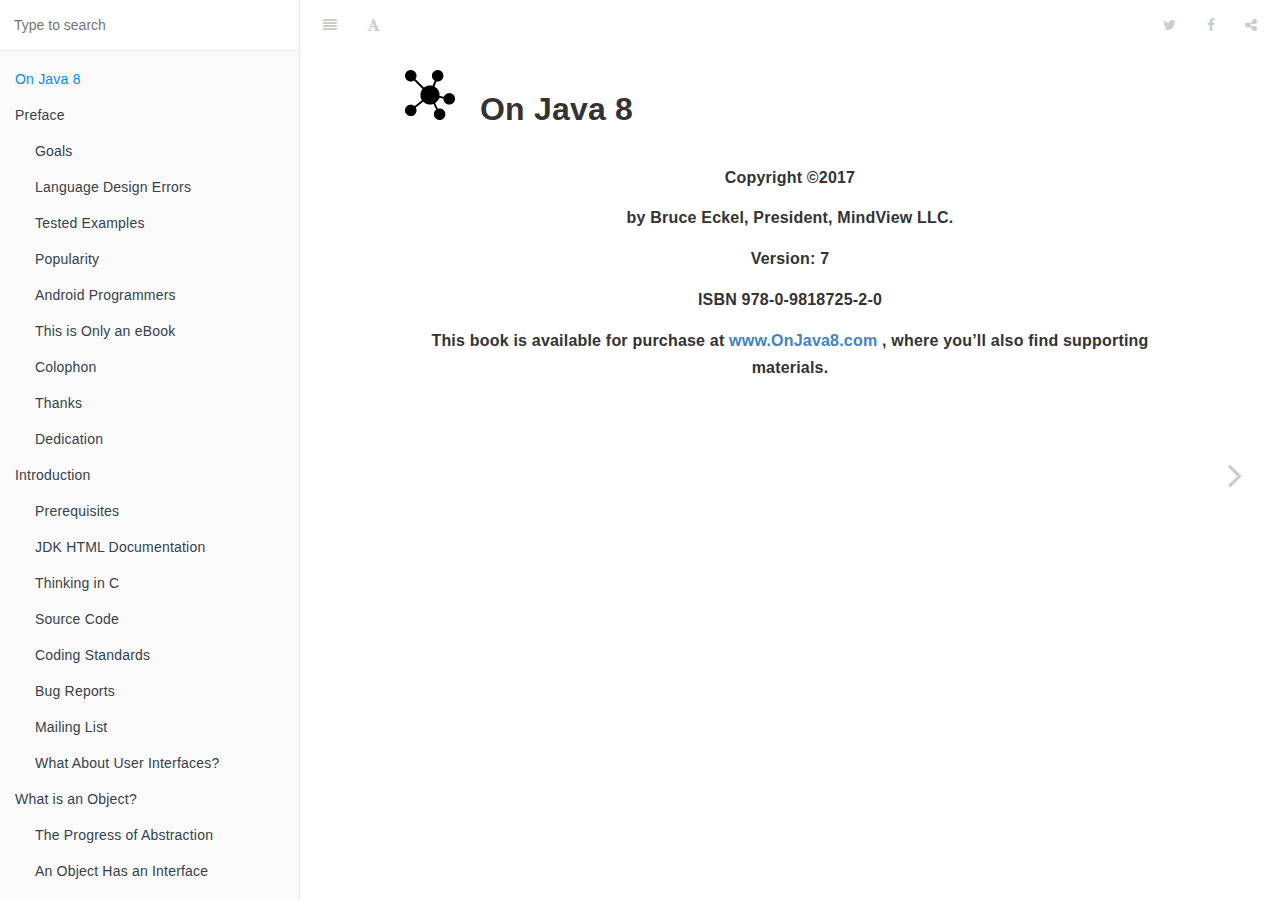
<file: en/00-on-java-8.html>
<!DOCTYPE HTML>
<html lang="en" >
    <head>
        <meta charset="UTF-8">
        <meta content="text/html; charset=utf-8" http-equiv="Content-Type">
        <title>On Java 8 · Albatross Language Description</title>
        <meta http-equiv="X-UA-Compatible" content="IE=edge" />
        <meta name="description" content="">
        <meta name="generator" content="GitBook 3.2.3">
        
        
        
    
    <link rel="stylesheet" href="../gitbook/style.css">

    
            
                
                <link rel="stylesheet" href="../gitbook/gitbook-plugin-highlight/website.css">
                
            
                
                <link rel="stylesheet" href="../gitbook/gitbook-plugin-search/search.css">
                
            
                
                <link rel="stylesheet" href="../gitbook/gitbook-plugin-fontsettings/website.css">
                
            
        

    

    
        
        <link rel="stylesheet" href="styles/website.css">
        
    
        
    
        
    
        
    
        
    
        
    

        
    
    
    <meta name="HandheldFriendly" content="true"/>
    <meta name="viewport" content="width=device-width, initial-scale=1, user-scalable=no">
    <meta name="apple-mobile-web-app-capable" content="yes">
    <meta name="apple-mobile-web-app-status-bar-style" content="black">
    <link rel="apple-touch-icon-precomposed" sizes="152x152" href="../gitbook/images/apple-touch-icon-precomposed-152.png">
    <link rel="shortcut icon" href="../gitbook/images/favicon.ico" type="image/x-icon">

    
    <link rel="next" href="01-preface.html" />
    
    

    </head>
    <body>
        
<div class="book">
    <div class="book-summary">
        
            
<div id="book-search-input" role="search">
    <input type="text" placeholder="Type to search" />
</div>

            
                <nav role="navigation">
                


<ul class="summary">
    
    

    

    
        
        
    
        <li class="chapter active" data-level="1.1" data-path="00-on-java-8.html">
            
                <a href="00-on-java-8.html">
            
                    
                    On Java 8
            
                </a>
            

            
        </li>
    
        <li class="chapter " data-level="1.2" data-path="01-preface.html">
            
                <a href="01-preface.html">
            
                    
                    Preface
            
                </a>
            

            
            <ul class="articles">
                
    
        <li class="chapter " data-level="1.2.1" data-path="01-preface.html">
            
                <a href="01-preface.html#goals">
            
                    
                    Goals
            
                </a>
            

            
        </li>
    
        <li class="chapter " data-level="1.2.2" data-path="01-preface.html">
            
                <a href="01-preface.html#language-design-errors">
            
                    
                    Language Design Errors
            
                </a>
            

            
        </li>
    
        <li class="chapter " data-level="1.2.3" data-path="01-preface.html">
            
                <a href="01-preface.html#tested-examples">
            
                    
                    Tested Examples 
            
                </a>
            

            
        </li>
    
        <li class="chapter " data-level="1.2.4" data-path="01-preface.html">
            
                <a href="01-preface.html#popularity">
            
                    
                    Popularity
            
                </a>
            

            
        </li>
    
        <li class="chapter " data-level="1.2.5" data-path="01-preface.html">
            
                <a href="01-preface.html#android-programmers">
            
                    
                    Android Programmers 
            
                </a>
            

            
        </li>
    
        <li class="chapter " data-level="1.2.6" data-path="01-preface.html">
            
                <a href="01-preface.html#this-is-only-an-ebook">
            
                    
                    This is Only an eBook
            
                </a>
            

            
        </li>
    
        <li class="chapter " data-level="1.2.7" data-path="01-preface.html">
            
                <a href="01-preface.html#colophon">
            
                    
                    Colophon
            
                </a>
            

            
        </li>
    
        <li class="chapter " data-level="1.2.8" data-path="01-preface.html">
            
                <a href="01-preface.html#thanks">
            
                    
                    Thanks
            
                </a>
            

            
        </li>
    
        <li class="chapter " data-level="1.2.9" data-path="01-preface.html">
            
                <a href="01-preface.html#dedication">
            
                    
                    Dedication
            
                </a>
            

            
        </li>
    

            </ul>
            
        </li>
    
        <li class="chapter " data-level="1.3" data-path="02-Introduction.html">
            
                <a href="02-Introduction.html">
            
                    
                    Introduction
            
                </a>
            

            
            <ul class="articles">
                
    
        <li class="chapter " data-level="1.3.1" data-path="02-Introduction.html">
            
                <a href="02-Introduction.html#prerequisites">
            
                    
                    Prerequisites
            
                </a>
            

            
        </li>
    
        <li class="chapter " data-level="1.3.2" data-path="02-Introduction.html">
            
                <a href="02-Introduction.html#jdk-html-documentation">
            
                    
                    JDK HTML Documentation
            
                </a>
            

            
        </li>
    
        <li class="chapter " data-level="1.3.3" data-path="02-Introduction.html">
            
                <a href="02-Introduction.html#thinking-in-c">
            
                    
                    Thinking in C
            
                </a>
            

            
        </li>
    
        <li class="chapter " data-level="1.3.4" data-path="02-Introduction.html">
            
                <a href="02-Introduction.html#sourcecode">
            
                    
                    Source Code 
            
                </a>
            

            
        </li>
    
        <li class="chapter " data-level="1.3.5" data-path="02-Introduction.html">
            
                <a href="02-Introduction.html#coding-standards">
            
                    
                    Coding Standards
            
                </a>
            

            
        </li>
    
        <li class="chapter " data-level="1.3.6" data-path="02-Introduction.html">
            
                <a href="02-Introduction.html#bug-reports">
            
                    
                    Bug Reports
            
                </a>
            

            
        </li>
    
        <li class="chapter " data-level="1.3.7" data-path="02-Introduction.html">
            
                <a href="02-Introduction.html#mailing-list">
            
                    
                    Mailing List
            
                </a>
            

            
        </li>
    
        <li class="chapter " data-level="1.3.8" data-path="02-Introduction.html">
            
                <a href="02-Introduction.html#what-about-user-interfaces">
            
                    
                    What About User Interfaces?
            
                </a>
            

            
        </li>
    

            </ul>
            
        </li>
    
        <li class="chapter " data-level="1.4" data-path="03-what-is-an-object.html">
            
                <a href="03-what-is-an-object.html">
            
                    
                    What is an Object?
            
                </a>
            

            
            <ul class="articles">
                
    
        <li class="chapter " data-level="1.4.1" data-path="03-what-is-an-object.html">
            
                <a href="03-what-is-an-object.html#the-progress-of-abstraction">
            
                    
                    The Progress of Abstraction 
            
                </a>
            

            
        </li>
    
        <li class="chapter " data-level="1.4.2" data-path="03-what-is-an-object.html">
            
                <a href="03-what-is-an-object.html#an-object-has-an-interface">
            
                    
                    An Object Has an Interface 
            
                </a>
            

            
        </li>
    
        <li class="chapter " data-level="1.4.3" data-path="03-what-is-an-object.html">
            
                <a href="03-what-is-an-object.html#objects-provide-services">
            
                    
                    Objects Provide Services 
            
                </a>
            

            
        </li>
    
        <li class="chapter " data-level="1.4.4" data-path="03-what-is-an-object.html">
            
                <a href="03-what-is-an-object.html#the-hidden-implementation">
            
                    
                    The Hidden Implementation
            
                </a>
            

            
        </li>
    
        <li class="chapter " data-level="1.4.5" data-path="03-what-is-an-object.html">
            
                <a href="03-what-is-an-object.html#reusing-the-implementation">
            
                    
                    Reusing the Implementation
            
                </a>
            

            
        </li>
    
        <li class="chapter " data-level="1.4.6" data-path="03-what-is-an-object.html">
            
                <a href="03-what-is-an-object.html#inheritance">
            
                    
                    Inheritance
            
                </a>
            

            
        </li>
    
        <li class="chapter " data-level="1.4.7" data-path="03-what-is-an-object.html">
            
                <a href="03-what-is-an-object.html#interchangeable-objects-with-polymorphism">
            
                    
                    Interchangeable Objects with Polymorphism 
            
                </a>
            

            
        </li>
    
        <li class="chapter " data-level="1.4.8" data-path="03-what-is-an-object.html">
            
                <a href="03-what-is-an-object.html#the-singly-rooted-hierarchy">
            
                    
                    The Singly-Rooted Hierarchy 
            
                </a>
            

            
        </li>
    
        <li class="chapter " data-level="1.4.9" data-path="03-what-is-an-object.html">
            
                <a href="03-what-is-an-object.html#collections">
            
                    
                    Collections
            
                </a>
            

            
        </li>
    
        <li class="chapter " data-level="1.4.10" data-path="03-what-is-an-object.html">
            
                <a href="03-what-is-an-object.html#object-creation--lifetime">
            
                    
                    Object Creation & Lifetime 
            
                </a>
            

            
        </li>
    
        <li class="chapter " data-level="1.4.11" data-path="03-what-is-an-object.html">
            
                <a href="03-what-is-an-object.html#exception-handling-dealing-with-errors">
            
                    
                    Exception Handling: Dealing with Errors
            
                </a>
            

            
        </li>
    
        <li class="chapter " data-level="1.4.12" data-path="03-what-is-an-object.html">
            
                <a href="03-what-is-an-object.html#summary">
            
                    
                    Summary
            
                </a>
            

            
        </li>
    

            </ul>
            
        </li>
    
        <li class="chapter " data-level="1.5" data-path="./">
            
                <a href="./">
            
                    
                    Installing Java and the Book Examples
            
                </a>
            

            
        </li>
    
        <li class="chapter " data-level="1.6" data-path="./">
            
                <a href="./">
            
                    
                    Objects Everywhere
            
                </a>
            

            
        </li>
    
        <li class="chapter " data-level="1.7" data-path="./">
            
                <a href="./">
            
                    
                    Operators
            
                </a>
            

            
        </li>
    
        <li class="chapter " data-level="1.8" data-path="./">
            
                <a href="./">
            
                    
                    Control Flow
            
                </a>
            

            
        </li>
    
        <li class="chapter " data-level="1.9" data-path="./">
            
                <a href="./">
            
                    
                    Housekeeping
            
                </a>
            

            
        </li>
    
        <li class="chapter " data-level="1.10" data-path="./">
            
                <a href="./">
            
                    
                    Implementation Hiding
            
                </a>
            

            
        </li>
    
        <li class="chapter " data-level="1.11" data-path="./">
            
                <a href="./">
            
                    
                    Reuse
            
                </a>
            

            
        </li>
    
        <li class="chapter " data-level="1.12" data-path="./">
            
                <a href="./">
            
                    
                    Polymorphism
            
                </a>
            

            
        </li>
    
        <li class="chapter " data-level="1.13" data-path="./">
            
                <a href="./">
            
                    
                    Interfaces
            
                </a>
            

            
        </li>
    
        <li class="chapter " data-level="1.14" data-path="./">
            
                <a href="./">
            
                    
                    Inner Classes
            
                </a>
            

            
        </li>
    
        <li class="chapter " data-level="1.15" data-path="./">
            
                <a href="./">
            
                    
                    Collections
            
                </a>
            

            
        </li>
    
        <li class="chapter " data-level="1.16" data-path="./">
            
                <a href="./">
            
                    
                    Functional Programming
            
                </a>
            

            
        </li>
    
        <li class="chapter " data-level="1.17" data-path="./">
            
                <a href="./">
            
                    
                    Streams
            
                </a>
            

            
        </li>
    
        <li class="chapter " data-level="1.18" data-path="./">
            
                <a href="./">
            
                    
                    Exceptions
            
                </a>
            

            
        </li>
    
        <li class="chapter " data-level="1.19" data-path="./">
            
                <a href="./">
            
                    
                    Validating Your Code
            
                </a>
            

            
        </li>
    
        <li class="chapter " data-level="1.20" data-path="./">
            
                <a href="./">
            
                    
                    Files
            
                </a>
            

            
        </li>
    
        <li class="chapter " data-level="1.21" data-path="./">
            
                <a href="./">
            
                    
                    Strings
            
                </a>
            

            
        </li>
    
        <li class="chapter " data-level="1.22" data-path="./">
            
                <a href="./">
            
                    
                    Type Information
            
                </a>
            

            
        </li>
    
        <li class="chapter " data-level="1.23" data-path="./">
            
                <a href="./">
            
                    
                    Generics
            
                </a>
            

            
        </li>
    
        <li class="chapter " data-level="1.24" data-path="./">
            
                <a href="./">
            
                    
                    Arrays
            
                </a>
            

            
        </li>
    
        <li class="chapter " data-level="1.25" data-path="./">
            
                <a href="./">
            
                    
                    Enumerations
            
                </a>
            

            
        </li>
    
        <li class="chapter " data-level="1.26" data-path="./">
            
                <a href="./">
            
                    
                    Annotations
            
                </a>
            

            
        </li>
    
        <li class="chapter " data-level="1.27" data-path="./">
            
                <a href="./">
            
                    
                    Concurrent Programming
            
                </a>
            

            
        </li>
    
        <li class="chapter " data-level="1.28" data-path="./">
            
                <a href="./">
            
                    
                    Patterns
            
                </a>
            

            
        </li>
    
        <li class="chapter " data-level="1.29" data-path="./">
            
                <a href="./">
            
                    
                    Appendix: Supplements
            
                </a>
            

            
        </li>
    
        <li class="chapter " data-level="1.30" data-path="./">
            
                <a href="./">
            
                    
                    Appendix: Programming Guidelines
            
                </a>
            

            
        </li>
    
        <li class="chapter " data-level="1.31" data-path="./">
            
                <a href="./">
            
                    
                    Appendix: Javadoc
            
                </a>
            

            
        </li>
    
        <li class="chapter " data-level="1.32" data-path="./">
            
                <a href="./">
            
                    
                    Appendix: Passing and Returning Objects
            
                </a>
            

            
        </li>
    
        <li class="chapter " data-level="1.33" data-path="./">
            
                <a href="./">
            
                    
                    Appendix: I/O Streams
            
                </a>
            

            
        </li>
    
        <li class="chapter " data-level="1.34" data-path="./">
            
                <a href="./">
            
                    
                    Appendix: Standard I/O
            
                </a>
            

            
        </li>
    
        <li class="chapter " data-level="1.35" data-path="./">
            
                <a href="./">
            
                    
                    Appendix: New I/O
            
                </a>
            

            
        </li>
    
        <li class="chapter " data-level="1.36" data-path="./">
            
                <a href="./">
            
                    
                    Appendix: Understanding equals() and hashCode()
            
                </a>
            

            
        </li>
    
        <li class="chapter " data-level="1.37" data-path="./">
            
                <a href="./">
            
                    
                    Appendix: Collection Topics
            
                </a>
            

            
        </li>
    
        <li class="chapter " data-level="1.38" data-path="./">
            
                <a href="./">
            
                    
                    Appendix: Low-Level Concurrency
            
                </a>
            

            
        </li>
    
        <li class="chapter " data-level="1.39" data-path="./">
            
                <a href="./">
            
                    
                    Appendix: Data Compression
            
                </a>
            

            
        </li>
    
        <li class="chapter " data-level="1.40" data-path="./">
            
                <a href="./">
            
                    
                    Appendix: Object Serialization
            
                </a>
            

            
        </li>
    
        <li class="chapter " data-level="1.41" data-path="./">
            
                <a href="./">
            
                    
                    Appendix: Benefits and Costs of Static Type Checking
            
                </a>
            

            
        </li>
    
        <li class="chapter " data-level="1.42" data-path="./">
            
                <a href="./">
            
                    
                    Appendix: The Positive Legacy of C++ and Java
            
                </a>
            

            
        </li>
    
        <li class="chapter " data-level="1.43" data-path="./">
            
                <a href="./">
            
                    
                    Appendix: Becoming a Programmer
            
                </a>
            

            
        </li>
    

    

    <li class="divider"></li>

    <li>
        <a href="https://www.gitbook.com" target="blank" class="gitbook-link">
            Published with GitBook
        </a>
    </li>
</ul>


                </nav>
            
        
    </div>

    <div class="book-body">
        
            <div class="body-inner">
                
                    

<div class="book-header" role="navigation">
    

    <!-- Title -->
    <h1>
        <i class="fa fa-circle-o-notch fa-spin"></i>
        <a href="." >On Java 8</a>
    </h1>
</div>




                    <div class="page-wrapper" tabindex="-1" role="main">
                        <div class="page-inner">
                            
<div id="book-search-results">
    <div class="search-noresults">
    
                                <section class="normal markdown-section">
                                
                                <h1 id="on-java-8"><img src="../assets/chapter.png" alt="alt text">On Java 8</h1>
<p><strong><p align="center">Copyright &#xA9;2017 </p></strong>
<strong><p align="center">by Bruce Eckel, President, MindView LLC. </p></strong>
<strong><p align="center">Version: 7 </p></strong>
<strong><p align="center">ISBN 978-0-9818725-2-0 </p></strong>
<strong><p align="center">This book is available for purchase at <a href="www.OnJava8.com">www.OnJava8.com</a> , where you&#x2019;ll also find supporting materials.</p></strong></p>

                                
                                </section>
                            
    </div>
    <div class="search-results">
        <div class="has-results">
            
            <h1 class="search-results-title"><span class='search-results-count'></span> results matching "<span class='search-query'></span>"</h1>
            <ul class="search-results-list"></ul>
            
        </div>
        <div class="no-results">
            
            <h1 class="search-results-title">No results matching "<span class='search-query'></span>"</h1>
            
        </div>
    </div>
</div>

                        </div>
                    </div>
                
            </div>

            
                
                
                <a href="01-preface.html" class="navigation navigation-next navigation-unique" aria-label="Next page: Preface">
                    <i class="fa fa-angle-right"></i>
                </a>
                
            
        
    </div>

    <script>
        var gitbook = gitbook || [];
        gitbook.push(function() {
            gitbook.page.hasChanged({"page":{"title":"On Java 8","level":"1.1","depth":1,"next":{"title":"Preface","level":"1.2","depth":1,"path":"01-preface.md","ref":"01-preface.md","articles":[{"title":"Goals","level":"1.2.1","depth":2,"anchor":"#goals","path":"01-preface.md","ref":"01-preface.md#goals","articles":[]},{"title":"Language Design Errors","level":"1.2.2","depth":2,"anchor":"#language-design-errors","path":"01-preface.md","ref":"01-preface.md#language-design-errors","articles":[]},{"title":"Tested Examples ","level":"1.2.3","depth":2,"anchor":"#tested-examples","path":"01-preface.md","ref":"01-preface.md#tested-examples","articles":[]},{"title":"Popularity","level":"1.2.4","depth":2,"anchor":"#popularity","path":"01-preface.md","ref":"01-preface.md#popularity","articles":[]},{"title":"Android Programmers ","level":"1.2.5","depth":2,"anchor":"#android-programmers","path":"01-preface.md","ref":"01-preface.md#android-programmers","articles":[]},{"title":"This is Only an eBook","level":"1.2.6","depth":2,"anchor":"#this-is-only-an-ebook","path":"01-preface.md","ref":"01-preface.md#this-is-only-an-ebook","articles":[]},{"title":"Colophon","level":"1.2.7","depth":2,"anchor":"#colophon","path":"01-preface.md","ref":"01-preface.md#colophon","articles":[]},{"title":"Thanks","level":"1.2.8","depth":2,"anchor":"#thanks","path":"01-preface.md","ref":"01-preface.md#thanks","articles":[]},{"title":"Dedication","level":"1.2.9","depth":2,"anchor":"#dedication","path":"01-preface.md","ref":"01-preface.md#dedication","articles":[]}]},"dir":"ltr"},"config":{"plugins":[],"styles":{"website":"styles/website.css","pdf":"styles/pdf.css","epub":"styles/epub.css","mobi":"styles/mobi.css","ebook":"styles/ebook.css","print":"styles/print.css"},"pluginsConfig":{"highlight":{},"search":{},"lunr":{"maxIndexSize":1000000,"ignoreSpecialCharacters":false},"sharing":{"facebook":true,"twitter":true,"google":false,"weibo":false,"instapaper":false,"vk":false,"all":["facebook","google","twitter","weibo","instapaper"]},"fontsettings":{"theme":"white","family":"sans","size":2},"theme-default":{"styles":{"website":"styles/website.css","pdf":"styles/pdf.css","epub":"styles/epub.css","mobi":"styles/mobi.css","ebook":"styles/ebook.css","print":"styles/print.css"},"showLevel":false}},"autor":"Helmut Brandl","theme":"default","pdf":{"pageNumbers":true,"fontSize":12,"fontFamily":"Arial","paperSize":"a4","chapterMark":"pagebreak","pageBreaksBefore":"/","margin":{"right":62,"left":62,"top":56,"bottom":56}},"structure":{"langs":"LANGS.md","readme":"README.md","glossary":"GLOSSARY.md","summary":"SUMMARY.md"},"variables":{},"title":"Albatross Language Description","language":"en","gitbook":"*"},"file":{"path":"00-on-java-8.md","mtime":"2019-01-11T01:48:22.904Z","type":"markdown"},"gitbook":{"version":"3.2.3","time":"2019-01-12T05:03:32.511Z"},"basePath":".","book":{"language":"en"}});
        });
    </script>
</div>

        
    <script src="../gitbook/gitbook.js"></script>
    <script src="../gitbook/theme.js"></script>
    
        
        <script src="../gitbook/gitbook-plugin-search/search-engine.js"></script>
        
    
        
        <script src="../gitbook/gitbook-plugin-search/search.js"></script>
        
    
        
        <script src="../gitbook/gitbook-plugin-lunr/lunr.min.js"></script>
        
    
        
        <script src="../gitbook/gitbook-plugin-lunr/search-lunr.js"></script>
        
    
        
        <script src="../gitbook/gitbook-plugin-sharing/buttons.js"></script>
        
    
        
        <script src="../gitbook/gitbook-plugin-fontsettings/fontsettings.js"></script>
        
    

    </body>
</html>
</file>
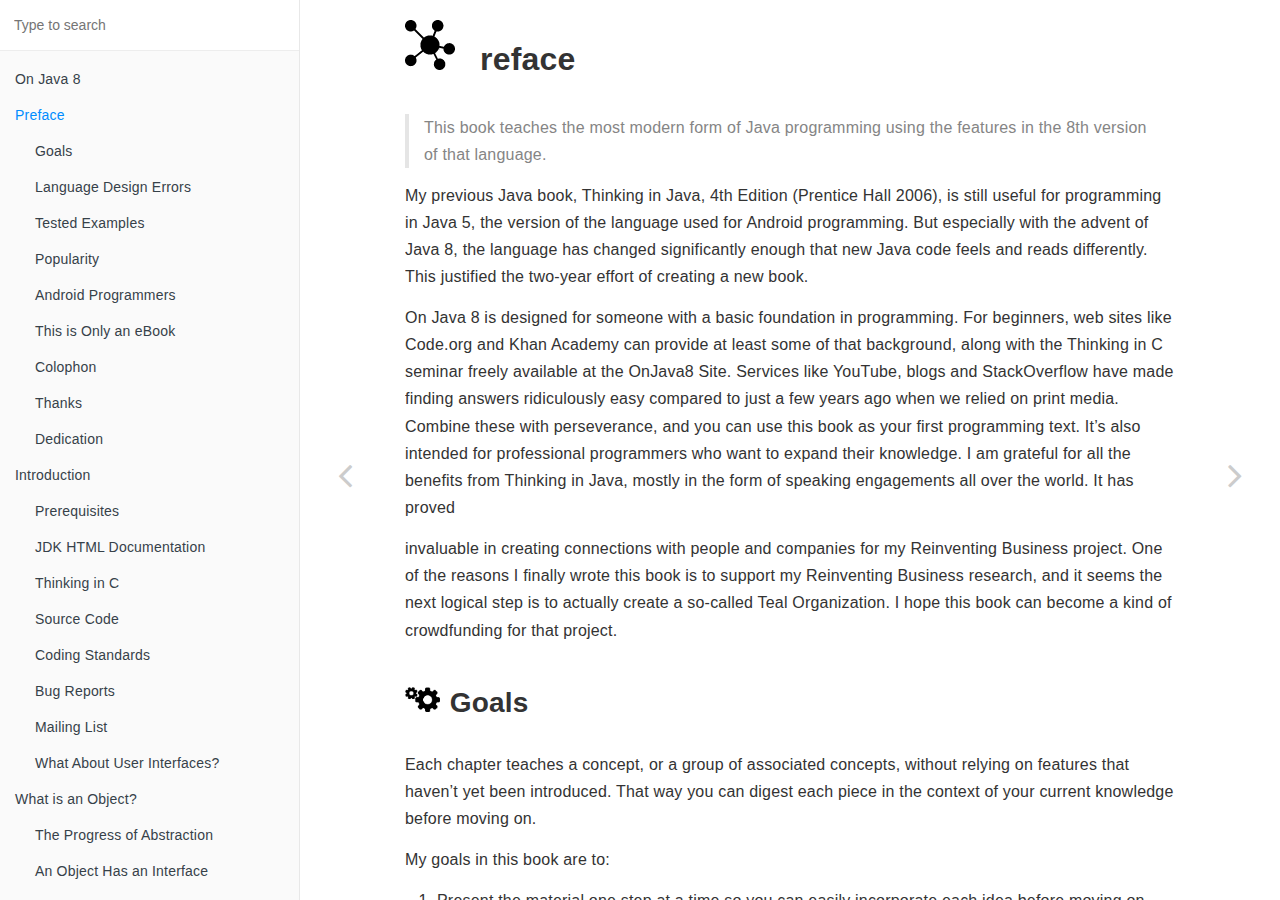
<file: en/01-preface.html>
<!DOCTYPE HTML>
<html lang="en" >
    <head>
        <meta charset="UTF-8">
        <meta content="text/html; charset=utf-8" http-equiv="Content-Type">
        <title>Preface · Albatross Language Description</title>
        <meta http-equiv="X-UA-Compatible" content="IE=edge" />
        <meta name="description" content="">
        <meta name="generator" content="GitBook 3.2.3">
        
        
        
    
    <link rel="stylesheet" href="../gitbook/style.css">

    
            
                
                <link rel="stylesheet" href="../gitbook/gitbook-plugin-highlight/website.css">
                
            
                
                <link rel="stylesheet" href="../gitbook/gitbook-plugin-search/search.css">
                
            
                
                <link rel="stylesheet" href="../gitbook/gitbook-plugin-fontsettings/website.css">
                
            
        

    

    
        
        <link rel="stylesheet" href="styles/website.css">
        
    
        
    
        
    
        
    
        
    
        
    

        
    
    
    <meta name="HandheldFriendly" content="true"/>
    <meta name="viewport" content="width=device-width, initial-scale=1, user-scalable=no">
    <meta name="apple-mobile-web-app-capable" content="yes">
    <meta name="apple-mobile-web-app-status-bar-style" content="black">
    <link rel="apple-touch-icon-precomposed" sizes="152x152" href="../gitbook/images/apple-touch-icon-precomposed-152.png">
    <link rel="shortcut icon" href="../gitbook/images/favicon.ico" type="image/x-icon">

    
    <link rel="next" href="01-preface.html" />
    
    
    <link rel="prev" href="00-on-java-8.html" />
    

    </head>
    <body>
        
<div class="book">
    <div class="book-summary">
        
            
<div id="book-search-input" role="search">
    <input type="text" placeholder="Type to search" />
</div>

            
                <nav role="navigation">
                


<ul class="summary">
    
    

    

    
        
        
    
        <li class="chapter " data-level="1.1" data-path="00-on-java-8.html">
            
                <a href="00-on-java-8.html">
            
                    
                    On Java 8
            
                </a>
            

            
        </li>
    
        <li class="chapter active" data-level="1.2" data-path="01-preface.html">
            
                <a href="01-preface.html">
            
                    
                    Preface
            
                </a>
            

            
            <ul class="articles">
                
    
        <li class="chapter " data-level="1.2.1" data-path="01-preface.html">
            
                <a href="01-preface.html#goals">
            
                    
                    Goals
            
                </a>
            

            
        </li>
    
        <li class="chapter " data-level="1.2.2" data-path="01-preface.html">
            
                <a href="01-preface.html#language-design-errors">
            
                    
                    Language Design Errors
            
                </a>
            

            
        </li>
    
        <li class="chapter " data-level="1.2.3" data-path="01-preface.html">
            
                <a href="01-preface.html#tested-examples">
            
                    
                    Tested Examples 
            
                </a>
            

            
        </li>
    
        <li class="chapter " data-level="1.2.4" data-path="01-preface.html">
            
                <a href="01-preface.html#popularity">
            
                    
                    Popularity
            
                </a>
            

            
        </li>
    
        <li class="chapter " data-level="1.2.5" data-path="01-preface.html">
            
                <a href="01-preface.html#android-programmers">
            
                    
                    Android Programmers 
            
                </a>
            

            
        </li>
    
        <li class="chapter " data-level="1.2.6" data-path="01-preface.html">
            
                <a href="01-preface.html#this-is-only-an-ebook">
            
                    
                    This is Only an eBook
            
                </a>
            

            
        </li>
    
        <li class="chapter " data-level="1.2.7" data-path="01-preface.html">
            
                <a href="01-preface.html#colophon">
            
                    
                    Colophon
            
                </a>
            

            
        </li>
    
        <li class="chapter " data-level="1.2.8" data-path="01-preface.html">
            
                <a href="01-preface.html#thanks">
            
                    
                    Thanks
            
                </a>
            

            
        </li>
    
        <li class="chapter " data-level="1.2.9" data-path="01-preface.html">
            
                <a href="01-preface.html#dedication">
            
                    
                    Dedication
            
                </a>
            

            
        </li>
    

            </ul>
            
        </li>
    
        <li class="chapter " data-level="1.3" data-path="02-Introduction.html">
            
                <a href="02-Introduction.html">
            
                    
                    Introduction
            
                </a>
            

            
            <ul class="articles">
                
    
        <li class="chapter " data-level="1.3.1" data-path="02-Introduction.html">
            
                <a href="02-Introduction.html#prerequisites">
            
                    
                    Prerequisites
            
                </a>
            

            
        </li>
    
        <li class="chapter " data-level="1.3.2" data-path="02-Introduction.html">
            
                <a href="02-Introduction.html#jdk-html-documentation">
            
                    
                    JDK HTML Documentation
            
                </a>
            

            
        </li>
    
        <li class="chapter " data-level="1.3.3" data-path="02-Introduction.html">
            
                <a href="02-Introduction.html#thinking-in-c">
            
                    
                    Thinking in C
            
                </a>
            

            
        </li>
    
        <li class="chapter " data-level="1.3.4" data-path="02-Introduction.html">
            
                <a href="02-Introduction.html#sourcecode">
            
                    
                    Source Code 
            
                </a>
            

            
        </li>
    
        <li class="chapter " data-level="1.3.5" data-path="02-Introduction.html">
            
                <a href="02-Introduction.html#coding-standards">
            
                    
                    Coding Standards
            
                </a>
            

            
        </li>
    
        <li class="chapter " data-level="1.3.6" data-path="02-Introduction.html">
            
                <a href="02-Introduction.html#bug-reports">
            
                    
                    Bug Reports
            
                </a>
            

            
        </li>
    
        <li class="chapter " data-level="1.3.7" data-path="02-Introduction.html">
            
                <a href="02-Introduction.html#mailing-list">
            
                    
                    Mailing List
            
                </a>
            

            
        </li>
    
        <li class="chapter " data-level="1.3.8" data-path="02-Introduction.html">
            
                <a href="02-Introduction.html#what-about-user-interfaces">
            
                    
                    What About User Interfaces?
            
                </a>
            

            
        </li>
    

            </ul>
            
        </li>
    
        <li class="chapter " data-level="1.4" data-path="03-what-is-an-object.html">
            
                <a href="03-what-is-an-object.html">
            
                    
                    What is an Object?
            
                </a>
            

            
            <ul class="articles">
                
    
        <li class="chapter " data-level="1.4.1" data-path="03-what-is-an-object.html">
            
                <a href="03-what-is-an-object.html#the-progress-of-abstraction">
            
                    
                    The Progress of Abstraction 
            
                </a>
            

            
        </li>
    
        <li class="chapter " data-level="1.4.2" data-path="03-what-is-an-object.html">
            
                <a href="03-what-is-an-object.html#an-object-has-an-interface">
            
                    
                    An Object Has an Interface 
            
                </a>
            

            
        </li>
    
        <li class="chapter " data-level="1.4.3" data-path="03-what-is-an-object.html">
            
                <a href="03-what-is-an-object.html#objects-provide-services">
            
                    
                    Objects Provide Services 
            
                </a>
            

            
        </li>
    
        <li class="chapter " data-level="1.4.4" data-path="03-what-is-an-object.html">
            
                <a href="03-what-is-an-object.html#the-hidden-implementation">
            
                    
                    The Hidden Implementation
            
                </a>
            

            
        </li>
    
        <li class="chapter " data-level="1.4.5" data-path="03-what-is-an-object.html">
            
                <a href="03-what-is-an-object.html#reusing-the-implementation">
            
                    
                    Reusing the Implementation
            
                </a>
            

            
        </li>
    
        <li class="chapter " data-level="1.4.6" data-path="03-what-is-an-object.html">
            
                <a href="03-what-is-an-object.html#inheritance">
            
                    
                    Inheritance
            
                </a>
            

            
        </li>
    
        <li class="chapter " data-level="1.4.7" data-path="03-what-is-an-object.html">
            
                <a href="03-what-is-an-object.html#interchangeable-objects-with-polymorphism">
            
                    
                    Interchangeable Objects with Polymorphism 
            
                </a>
            

            
        </li>
    
        <li class="chapter " data-level="1.4.8" data-path="03-what-is-an-object.html">
            
                <a href="03-what-is-an-object.html#the-singly-rooted-hierarchy">
            
                    
                    The Singly-Rooted Hierarchy 
            
                </a>
            

            
        </li>
    
        <li class="chapter " data-level="1.4.9" data-path="03-what-is-an-object.html">
            
                <a href="03-what-is-an-object.html#collections">
            
                    
                    Collections
            
                </a>
            

            
        </li>
    
        <li class="chapter " data-level="1.4.10" data-path="03-what-is-an-object.html">
            
                <a href="03-what-is-an-object.html#object-creation--lifetime">
            
                    
                    Object Creation & Lifetime 
            
                </a>
            

            
        </li>
    
        <li class="chapter " data-level="1.4.11" data-path="03-what-is-an-object.html">
            
                <a href="03-what-is-an-object.html#exception-handling-dealing-with-errors">
            
                    
                    Exception Handling: Dealing with Errors
            
                </a>
            

            
        </li>
    
        <li class="chapter " data-level="1.4.12" data-path="03-what-is-an-object.html">
            
                <a href="03-what-is-an-object.html#summary">
            
                    
                    Summary
            
                </a>
            

            
        </li>
    

            </ul>
            
        </li>
    
        <li class="chapter " data-level="1.5" data-path="./">
            
                <a href="./">
            
                    
                    Installing Java and the Book Examples
            
                </a>
            

            
        </li>
    
        <li class="chapter " data-level="1.6" data-path="./">
            
                <a href="./">
            
                    
                    Objects Everywhere
            
                </a>
            

            
        </li>
    
        <li class="chapter " data-level="1.7" data-path="./">
            
                <a href="./">
            
                    
                    Operators
            
                </a>
            

            
        </li>
    
        <li class="chapter " data-level="1.8" data-path="./">
            
                <a href="./">
            
                    
                    Control Flow
            
                </a>
            

            
        </li>
    
        <li class="chapter " data-level="1.9" data-path="./">
            
                <a href="./">
            
                    
                    Housekeeping
            
                </a>
            

            
        </li>
    
        <li class="chapter " data-level="1.10" data-path="./">
            
                <a href="./">
            
                    
                    Implementation Hiding
            
                </a>
            

            
        </li>
    
        <li class="chapter " data-level="1.11" data-path="./">
            
                <a href="./">
            
                    
                    Reuse
            
                </a>
            

            
        </li>
    
        <li class="chapter " data-level="1.12" data-path="./">
            
                <a href="./">
            
                    
                    Polymorphism
            
                </a>
            

            
        </li>
    
        <li class="chapter " data-level="1.13" data-path="./">
            
                <a href="./">
            
                    
                    Interfaces
            
                </a>
            

            
        </li>
    
        <li class="chapter " data-level="1.14" data-path="./">
            
                <a href="./">
            
                    
                    Inner Classes
            
                </a>
            

            
        </li>
    
        <li class="chapter " data-level="1.15" data-path="./">
            
                <a href="./">
            
                    
                    Collections
            
                </a>
            

            
        </li>
    
        <li class="chapter " data-level="1.16" data-path="./">
            
                <a href="./">
            
                    
                    Functional Programming
            
                </a>
            

            
        </li>
    
        <li class="chapter " data-level="1.17" data-path="./">
            
                <a href="./">
            
                    
                    Streams
            
                </a>
            

            
        </li>
    
        <li class="chapter " data-level="1.18" data-path="./">
            
                <a href="./">
            
                    
                    Exceptions
            
                </a>
            

            
        </li>
    
        <li class="chapter " data-level="1.19" data-path="./">
            
                <a href="./">
            
                    
                    Validating Your Code
            
                </a>
            

            
        </li>
    
        <li class="chapter " data-level="1.20" data-path="./">
            
                <a href="./">
            
                    
                    Files
            
                </a>
            

            
        </li>
    
        <li class="chapter " data-level="1.21" data-path="./">
            
                <a href="./">
            
                    
                    Strings
            
                </a>
            

            
        </li>
    
        <li class="chapter " data-level="1.22" data-path="./">
            
                <a href="./">
            
                    
                    Type Information
            
                </a>
            

            
        </li>
    
        <li class="chapter " data-level="1.23" data-path="./">
            
                <a href="./">
            
                    
                    Generics
            
                </a>
            

            
        </li>
    
        <li class="chapter " data-level="1.24" data-path="./">
            
                <a href="./">
            
                    
                    Arrays
            
                </a>
            

            
        </li>
    
        <li class="chapter " data-level="1.25" data-path="./">
            
                <a href="./">
            
                    
                    Enumerations
            
                </a>
            

            
        </li>
    
        <li class="chapter " data-level="1.26" data-path="./">
            
                <a href="./">
            
                    
                    Annotations
            
                </a>
            

            
        </li>
    
        <li class="chapter " data-level="1.27" data-path="./">
            
                <a href="./">
            
                    
                    Concurrent Programming
            
                </a>
            

            
        </li>
    
        <li class="chapter " data-level="1.28" data-path="./">
            
                <a href="./">
            
                    
                    Patterns
            
                </a>
            

            
        </li>
    
        <li class="chapter " data-level="1.29" data-path="./">
            
                <a href="./">
            
                    
                    Appendix: Supplements
            
                </a>
            

            
        </li>
    
        <li class="chapter " data-level="1.30" data-path="./">
            
                <a href="./">
            
                    
                    Appendix: Programming Guidelines
            
                </a>
            

            
        </li>
    
        <li class="chapter " data-level="1.31" data-path="./">
            
                <a href="./">
            
                    
                    Appendix: Javadoc
            
                </a>
            

            
        </li>
    
        <li class="chapter " data-level="1.32" data-path="./">
            
                <a href="./">
            
                    
                    Appendix: Passing and Returning Objects
            
                </a>
            

            
        </li>
    
        <li class="chapter " data-level="1.33" data-path="./">
            
                <a href="./">
            
                    
                    Appendix: I/O Streams
            
                </a>
            

            
        </li>
    
        <li class="chapter " data-level="1.34" data-path="./">
            
                <a href="./">
            
                    
                    Appendix: Standard I/O
            
                </a>
            

            
        </li>
    
        <li class="chapter " data-level="1.35" data-path="./">
            
                <a href="./">
            
                    
                    Appendix: New I/O
            
                </a>
            

            
        </li>
    
        <li class="chapter " data-level="1.36" data-path="./">
            
                <a href="./">
            
                    
                    Appendix: Understanding equals() and hashCode()
            
                </a>
            

            
        </li>
    
        <li class="chapter " data-level="1.37" data-path="./">
            
                <a href="./">
            
                    
                    Appendix: Collection Topics
            
                </a>
            

            
        </li>
    
        <li class="chapter " data-level="1.38" data-path="./">
            
                <a href="./">
            
                    
                    Appendix: Low-Level Concurrency
            
                </a>
            

            
        </li>
    
        <li class="chapter " data-level="1.39" data-path="./">
            
                <a href="./">
            
                    
                    Appendix: Data Compression
            
                </a>
            

            
        </li>
    
        <li class="chapter " data-level="1.40" data-path="./">
            
                <a href="./">
            
                    
                    Appendix: Object Serialization
            
                </a>
            

            
        </li>
    
        <li class="chapter " data-level="1.41" data-path="./">
            
                <a href="./">
            
                    
                    Appendix: Benefits and Costs of Static Type Checking
            
                </a>
            

            
        </li>
    
        <li class="chapter " data-level="1.42" data-path="./">
            
                <a href="./">
            
                    
                    Appendix: The Positive Legacy of C++ and Java
            
                </a>
            

            
        </li>
    
        <li class="chapter " data-level="1.43" data-path="./">
            
                <a href="./">
            
                    
                    Appendix: Becoming a Programmer
            
                </a>
            

            
        </li>
    

    

    <li class="divider"></li>

    <li>
        <a href="https://www.gitbook.com" target="blank" class="gitbook-link">
            Published with GitBook
        </a>
    </li>
</ul>


                </nav>
            
        
    </div>

    <div class="book-body">
        
            <div class="body-inner">
                
                    

<div class="book-header" role="navigation">
    

    <!-- Title -->
    <h1>
        <i class="fa fa-circle-o-notch fa-spin"></i>
        <a href="." >Preface</a>
    </h1>
</div>




                    <div class="page-wrapper" tabindex="-1" role="main">
                        <div class="page-inner">
                            
<div id="book-search-results">
    <div class="search-noresults">
    
                                <section class="normal markdown-section">
                                
                                <h1 id="reface"><img src="../assets/chapter.png" alt="alt text">reface</h1>
<blockquote>
<p>This book teaches the most modern form of Java programming using the features in the 8th version of that language.</p>
</blockquote>
<p>My previous Java book, Thinking in Java, 4th Edition (Prentice Hall 2006), is still useful for programming in Java 5, the version of the language used for Android programming. But especially with the advent of Java 8, the language has changed significantly enough that new Java code feels and reads differently. This justified the two-year effort of creating a new book.</p>
<p>On Java 8 is designed for someone with a basic foundation in programming. For beginners, web sites like Code.org and Khan Academy can provide at least some of that background, along with the Thinking in C seminar freely available at the OnJava8 Site. Services like YouTube, blogs and StackOverflow have made finding answers ridiculously easy compared to just a few years ago when we relied on print media. Combine these with perseverance, and you can use this book as your first programming text. It&#x2019;s also intended for professional programmers who want to expand their knowledge. I am grateful for all the benefits from Thinking in Java, mostly in the form of speaking engagements all over the world. It has proved</p>
<p>invaluable in creating connections with people and companies for my Reinventing Business project. One of the reasons I finally wrote this book is to support my Reinventing Business research, and it seems the next logical step is to actually create a so-called Teal Organization. I hope this book can become a kind of crowdfunding for that project.</p>
<h2 id="goals"><img src="../assets/subhead.png" alt="alt text">Goals</h2>
<p>Each chapter teaches a concept, or a group of associated concepts, without relying on features that haven&#x2019;t yet been introduced. That way you can digest each piece in the context of your current knowledge before moving on.</p>
<p>My goals in this book are to:</p>
<ol>
<li><p>Present the material one step at a time so you can easily incorporate each idea before moving on, and to carefully sequence the presentation of features so you&#x2019;re exposed to a topic before you see it in use. This isn&#x2019;t always possible; in those situations, a brief introductory description is given.</p>
</li>
<li><p>Use examples that are as simple and short as possible. This sometimes prevents me from tackling &#x201C;real world&#x201D; problems, but I&#x2019;ve found that beginners are usually happier when they can understand every detail of an example rather than being impressed by the scope of the problem it solves. For this I might receive criticism for using &#x201C;toy examples,&#x201D; but I&#x2019;m willing to accept that in favor of producing something pedagogically useful.</p>
</li>
<li><p>Give you what I think is important for you to understand about the language, rather than everything I know. I believe there is an information importance hierarchy, and there are some facts that 95 percent of programmers will never need to know&#x2014;details that just confuse people and increase their perception of the complexity of the language. If you must think about it, it will also confuse the reader/maintainer of that code, so I advocate choosing a simpler approach.</p>
</li>
<li><p>Provide you with a solid foundation so you understand the issues well enough to move on to more difficult coursework and books. </p>
</li>
</ol>
<h2 id="language-design-errors"><img src="../assets/subhead.png" alt="alt text">Language Design Errors</h2>
<p>Every language has design errors. New programmers experience deep uncertainty and frustration when they must wade through features and guess at what they should use and what they shouldn&#x2019;t. It&#x2019;s embarrassing to admit mistakes, but this bad beginner experience is a lot worse than the discomfort of acknowledging you were wrong about something. Alas, every failed language/library design experiment is forever embedded in the Java distribution.</p>
<p>The Nobel laureate economist Joseph Stiglitz has a philosophy of life that applies here, called The Theory of Escalating Commitment:</p>
<blockquote>
<p>&#x201C;The cost of continuing mistakes is borne by others, while the cost of admitting mistakes is borne by yourself.&#x201D;</p>
</blockquote>
<p>If you&#x2019;ve read my past writings, you&#x2019;ll know that when I find design errors in a language, I tend to point them out. Java has developed a particularly avid following, folks who treat the language more like a country of origin and less like a programming tool. Because I&#x2019;ve written about Java, they assume I am a fellow patriot. When I criticize the errors I find, it tends to have two effects:</p>
<ol>
<li><p>Initially, a lot of &#x201C;my-country-right-or-wrong&#x201D; furor, which typically dies down to isolated pockets. Eventually&#x2014;this can take years&#x2014;the error is acknowledged and seen as just part of the history of Java.</p>
</li>
<li><p>More importantly, new programmers don&#x2019;t go through the struggle of wondering why &#x201C;they&#x201D; did it this way, especially the self-doubt that comes from finding something that just doesn&#x2019;t seem right and naturally assuming I must be doing it wrong or I just don&#x2019;t get it. Worse, those who teach the language often go right along with the misconceptions rather than delving in and analyzing the issue. By understanding the language design errors, new programmers can understand that something was a mistake, and move ahead.</p>
</li>
</ol>
<p>Understanding language and library design errors is essential because of the impact they have on programmer productivity. Some companies and teams choose to avoid certain features because, while seductive on the surface, those features can block your progress when you least expect it. Design errors also inform the creation and adoption of new languages. It&#x2019;s fun to explore what can be done with a language, but design errors tell you what can&#x2019;t be done with that language.</p>
<p>For many years, I honestly felt a lack of care from the Java designers regarding their users. Some of these errors seemed so blatant, so poorly thought-out, that it appeared the designers had some other motivation in mind instead of serving their users. There was a lot of notoriety around the Java language for a long time, and perhaps that&#x2019;s where the seduction was. This seeming lack of respect for programmers is the major reason I moved away from Java and didn&#x2019;t want anything to do with it for such a long time.</p>
<p>When I did start looking into Java again, something about Java 8 felt very different, as if a fundamental shift had occurred in the designers&#x2019; attitude about the language and its users. Many features and libraries that had been warts on the language were fixed after years of ignoring user complaints. New features felt very different, as if there were new folks on board who were extremely interested in programmer experience. These features were&#x2014;finally&#x2014;working to make the language better rather than just quickly adding ideas without delving into their implications. And some of the new features are downright elegant (or at least, as elegant as possible given Java constraints). I can</p>
<p>only guess that some person or people have departed the language group and this has changed the perspective.</p>
<p>Because of this new focus by the language developers&#x2014;and I don&#x2019;t think I&#x2019;m imagining it&#x2014;writing this book has been dramatically better than past experiences. Java 8 contains fundamental and important improvements. Alas, because of Java&#x2019;s rigid backwards-compatibility promise, these improvements required great effort so it&#x2019;s unlikely we&#x2019;ll see anything this dramatic again (I hope I&#x2019;m wrong about this). Nonetheless, I applaud those who have turned the ship as much as they have and set the language on a better course. For the first time I can ever recall, I found myself saying &#x201C;I love that!&#x201D; about some of the Java code I&#x2019;ve been able to write in Java 8.</p>
<p>Ultimately, the timing for this book seems good, because Java 8 introduces important features that strongly affect the way code is written, while&#x2014;so far&#x2014;Java 9 seems to focus on the understory of the language, bringing important infrastructure features but not those that affect the kind of coding focused on in this book. However, because it&#x2019;s an eBook, if I discover something I think requires an update or an addition, I can push the new version to existing customers.</p>
<h2 id="tested-examples"><img src="../assets/subhead.png" alt="alt text">Tested Examples</h2>
<p>The code examples in this book compile with Java 8 and the Gradle build tool. All the examples are in a freely-accessible Github repository.</p>
<p>Without a built-in test framework with tests that run every time you do a build of your system, you have no way of knowing whether your code is reliable. To accomplish this in the book, I created a test system to display and validate the output of most examples. The output from running an example is attached, as a block comment, at the end of examples that produce output. In some cases only the first few lines are shown, or first and last lines. Embedded output improves the reading and learning experience, and provides yet another way to verify the correctness of the examples.</p>
<h2 id="popularity"><img src="../assets/subhead.png" alt="alt text">Popularity</h2>
<p> Java&#x2019;s popularity has significant implications. If you learn it, getting a job will probably be easier. There are a lot more training materials, courses, and other learning resources available. If you&#x2019;re starting a company and you choose to work in Java, it&#x2019;s much easier to find programmers, and that&#x2019;s a compelling argument.</p>
<p>Short-term thinking is almost always a bad idea. Don&#x2019;t use Java if you really don&#x2019;t like it&#x2014;using it just to get a job is an unhappy life choice. As a company, think hard before choosing Java just because you can hire people. There might be another language that makes fewer employees far more productive for your particular need.</p>
<p>But if you do enjoy it, if Java does call to you, then welcome. I hope this book will enrich your programming experience.</p>
<h2 id="android-programmers"><img src="../assets/subhead.png" alt="alt text">Android Programmers</h2>
<p>I&#x2019;ve made this book as &#x201C;Java 8 as possible,&#x201D; so if you want to program for Android devices, you must study Java 5, which I cover in Thinking in Java, 4th edition. At the time of publishing of On Java 8, Thinking in Java, 4th Edition has become a free download, available through www.OnJava8.com. Thinking in Java, 4th Edition is available in print from Prentice-Hall. In addition, there are many other resources that specialize in Android programming.</p>
<h2 id="this-is-only-an-ebook"><img src="../assets/subhead.png" alt="alt text">This is Only an eBook</h2>
<p>On Java 8 is only available as an eBook, and only via www.OnJava8.com. Any other source or delivery mechanism is illegitimate. There is no print version.</p>
<p>This is copyrighted work. Do not post or share it in any way without permission via mindviewinc@gmail.com. You may use the examples for teaching, as long as they are not republished without permission and attribution. See the Copyright.txt file in the example distribution for full details. This book is far too large to publish as a single print volume, and my intent has always been to only publish it as an eBook. Color syntax highlighting for code listings is, alone, worth the cost of admission. Searchability, font resizing or text-to-voice for the vision-impaired, the fact you can always keep it with you&#x2014;there are so many benefits to eBooks it&#x2019;s hard to name them all.</p>
<p>Anyone buying this book needs a computer to run the programs and write code, and the eBook reads nicely on a computer (I was also surprised to discover that it even reads tolerably well on a phone). However, the best reading experience is on a tablet computer. Tablets are inexpensive enough that you can now buy one for less than you&#x2019;d pay for an equivalent print version of this book. It&#x2019;s much easier to read a tablet in bed (for example) than trying to manage the pages of a physical book, especially one this big. When working at your computer, you don&#x2019;t have to hold the pages open when using a tablet at your side. It might feel different at first, but I think you&#x2019;ll find the benefits far outweigh the discomfort of adapting.</p>
<p>I&#x2019;ve done the research, and Google Play Books works on, and provides a very nice reading experience, every platform, including Linux and iOS devices. As an experiment, I&#x2019;ve decided to try publishing exclusively through Google Books.</p>
<p>Note: At the time of this writing, reading the book through the</p>
<p>Google Play Books web browser app was&#x2014;although tolerable&#x2014;the least satisfying viewing experience. I strongly advocate using a tablet computer instead.</p>
<h2 id="colophon"><img src="../assets/subhead.png" alt="alt text">Colophon</h2>
<p>This book was written with Pandoc-flavored Markdown, and produced into ePub version 3 format using Pandoc. The body font is Georgia and the headline font is Verdana. The code font is Ubuntu Mono, because it is especially compact and allows more characters on a line without wrapping. I chose to place the code inline (rather than make listings into images, as I&#x2019;ve seen some books do) because it was important to me that the reader be able to resize the font of the code listings when they resize the body font (otherwise, really, what&#x2019;s the point?).</p>
<p>The build process for the book was automated, as well as the process to extract, compile and test the code examples. All automation was achieved through fairly extensive programs I wrote in Python 3. Cover Design The cover of On Java 8 is from a mosaic created through the Works Progress Administration (WPA, a huge project during the US Great Depression from 1935-1943 which put millions of out-of-work-people back to work). It also reminds me of the illustrations from The Wizard of Oz series of books. My friend and designer, Daniel Will-Harris (www.will-harris.com) and I just liked the image.</p>
<h2 id="thanks"><img src="../assets/subhead.png" alt="alt text">Thanks</h2>
<p>Thanks to Eric Evans (author of Domain-Driven Design) for suggesting the book title, and to everyone else in the conference newsgroups for their help in finding the title.</p>
<p>Thanks to James Ward for starting me with the Gradle build tool for this book, and for his help and friendship over the years. Thanks to Ben Muschko for his work polishing the build files, and Hans Dockter for giving Ben the time.</p>
<p>Jeremy Cerise and Bill Frasure came to the developer retreat for the book and followed up with valuable help.</p>
<p>Thanks to all who have taken the time and effort to come to my conferences, workshops, developer retreats, and other events in my town of Crested Butte, Colorado. Your contributions might not be easily seen, but they are deeply important.</p>
<h2 id="dedication"><img src="../assets/subhead.png" alt="alt text">Dedication</h2>
<p>For my beloved father, E. Wayne Eckel.</p>
<p>April 1, 1924&#x2014;November 23, 2016. Introduction</p>
<p>&#x201C;The limits of my language are the limits of my world&#x201D;&#x2014;Wittgenstein This is true of both spoken/written languages and programming languages. It&#x2019;s often subtle: A language gently guides you into certain modes of thought and away from others. Java is particularly opinionated.</p>
<p>Java is a derived language. The original language designers didn&#x2019;t want to use C++ for a project, so created a new language which unsurprisingly looked a lot like C++, but with improvements (their original project never came to fruition). The core changes were the incorporation of a virtual machine and garbage collection, both of which are described in detail in this book. Java is also responsible for pushing the industry forward in other ways; for example, most languages are now expected to include documentation markup syntax and a tool to produce HTML documentation.</p>
<p>One of the most predominant Java concepts came from the SmallTalk language, which insists that the &#x201C;object&#x201D; (described in the next chapter) is the fundamental unit of programming, so everything must be an object. Time has tested this belief and found it overenthusiastic. Some folks even declare that objects are a complete failure and should be discarded. Personally, I find that making everything an object is not only an unnecessary burden but also pushes many designs in a poor direction. However, there are still situations where objects shine. Requiring that everything be an object (especially all the way down to the lowest level) is a design mistake, but banning objects altogether seems equally draconian.</p>
<p>Other Java language decisions haven&#x2019;t panned out as promised. Throughout this book I attempt to explain these so you not only understand those features, but also why they might not feel quite right to you. It&#x2019;s not about declaring that Java is a good language or a bad one. If you understand the flaws and limitations of the language you will:</p>
<ol>
<li><p>Not get stymied when you encounter a feature that seems &#x201C;off.&#x201D;</p>
</li>
<li><p>Design and code better by knowing where the boundaries are. Programming is about managing complexity: the complexity of the problem, laid upon the complexity of the machine. Because of this complexity, most of our programming projects fail. Many language design decisions are made with complexity in mind, but at some point other issues are considered essential. Inevitably, those other issues are what cause programmers to eventually &#x201C;hit the wall&#x201D; with a language. For example, C++ had to be backward-compatible with C (to allow easy migration for C programmers), as well as efficient. Those are both useful goals and account for much of the success of C++, but they also expose extra complexity that prevent some projects from finishing. Certainly, you can blame programmers and management, but if a language can help by catching your mistakes, why shouldn&#x2019;t it?</p>
</li>
</ol>
<p>Visual BASIC (VB) was tied to BASIC, which wasn&#x2019;t really designed as an extensible language. All the extensions piled upon VB have produced some truly un-maintainable syntax. Perl is backward-compatible with awk, sed, grep, and other Unix tools it was meant to replace, and as a result it is often accused of producing &#x201C;write-only code&#x201D; (that is, you can&#x2019;t read your own code). On the other hand, C++, VB, Perl, and other languages such as SmallTalk had some of their design efforts focused on the issue of complexity and as a result are remarkably successful in solving certain types of problems.</p>
<p>The communication revolution enables all of us to communicate with each other more easily: one-on-one as well as in groups and as a planet. I&#x2019;ve heard it suggested that the next revolution is the formation of a kind of global mind that results from enough people and enough interconnectedness. Java might or might not be one of the tools for that revolution, but at least the possibility has made me feel like I&#x2019;m doing something meaningful by attempting to teach the language</p>

                                
                                </section>
                            
    </div>
    <div class="search-results">
        <div class="has-results">
            
            <h1 class="search-results-title"><span class='search-results-count'></span> results matching "<span class='search-query'></span>"</h1>
            <ul class="search-results-list"></ul>
            
        </div>
        <div class="no-results">
            
            <h1 class="search-results-title">No results matching "<span class='search-query'></span>"</h1>
            
        </div>
    </div>
</div>

                        </div>
                    </div>
                
            </div>

            
                
                <a href="00-on-java-8.html" class="navigation navigation-prev " aria-label="Previous page: On Java 8">
                    <i class="fa fa-angle-left"></i>
                </a>
                
                
                <a href="01-preface.html#goals" class="navigation navigation-next " aria-label="Next page: Goals">
                    <i class="fa fa-angle-right"></i>
                </a>
                
            
        
    </div>

    <script>
        var gitbook = gitbook || [];
        gitbook.push(function() {
            gitbook.page.hasChanged({"page":{"title":"Preface","level":"1.2","depth":1,"next":{"title":"Goals","level":"1.2.1","depth":2,"anchor":"#goals","path":"01-preface.md","ref":"01-preface.md#goals","articles":[]},"previous":{"title":"On Java 8","level":"1.1","depth":1,"path":"00-on-java-8.md","ref":"00-on-java-8.md","articles":[]},"dir":"ltr"},"config":{"plugins":[],"styles":{"website":"styles/website.css","pdf":"styles/pdf.css","epub":"styles/epub.css","mobi":"styles/mobi.css","ebook":"styles/ebook.css","print":"styles/print.css"},"pluginsConfig":{"highlight":{},"search":{},"lunr":{"maxIndexSize":1000000,"ignoreSpecialCharacters":false},"sharing":{"facebook":true,"twitter":true,"google":false,"weibo":false,"instapaper":false,"vk":false,"all":["facebook","google","twitter","weibo","instapaper"]},"fontsettings":{"theme":"white","family":"sans","size":2},"theme-default":{"styles":{"website":"styles/website.css","pdf":"styles/pdf.css","epub":"styles/epub.css","mobi":"styles/mobi.css","ebook":"styles/ebook.css","print":"styles/print.css"},"showLevel":false}},"autor":"Helmut Brandl","theme":"default","pdf":{"pageNumbers":true,"fontSize":12,"fontFamily":"Arial","paperSize":"a4","chapterMark":"pagebreak","pageBreaksBefore":"/","margin":{"right":62,"left":62,"top":56,"bottom":56}},"structure":{"langs":"LANGS.md","readme":"README.md","glossary":"GLOSSARY.md","summary":"SUMMARY.md"},"variables":{},"title":"Albatross Language Description","language":"en","gitbook":"*"},"file":{"path":"01-preface.md","mtime":"2019-01-11T07:22:41.060Z","type":"markdown"},"gitbook":{"version":"3.2.3","time":"2019-01-12T05:03:32.511Z"},"basePath":".","book":{"language":"en"}});
        });
    </script>
</div>

        
    <script src="../gitbook/gitbook.js"></script>
    <script src="../gitbook/theme.js"></script>
    
        
        <script src="../gitbook/gitbook-plugin-search/search-engine.js"></script>
        
    
        
        <script src="../gitbook/gitbook-plugin-search/search.js"></script>
        
    
        
        <script src="../gitbook/gitbook-plugin-lunr/lunr.min.js"></script>
        
    
        
        <script src="../gitbook/gitbook-plugin-lunr/search-lunr.js"></script>
        
    
        
        <script src="../gitbook/gitbook-plugin-sharing/buttons.js"></script>
        
    
        
        <script src="../gitbook/gitbook-plugin-fontsettings/fontsettings.js"></script>
        
    

    </body>
</html>
</file>
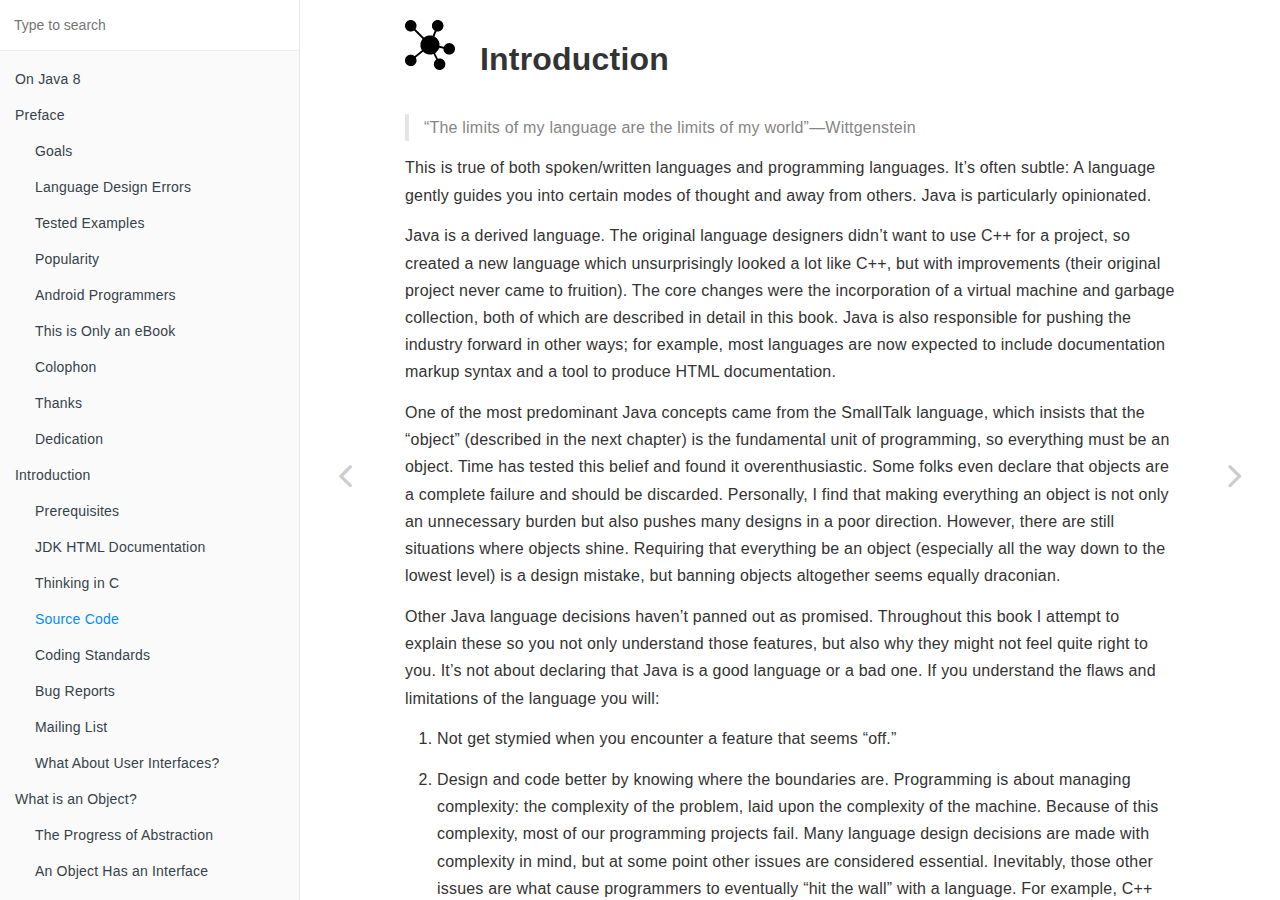
<file: en/02-Introduction.html>
<!DOCTYPE HTML>
<html lang="en" >
    <head>
        <meta charset="UTF-8">
        <meta content="text/html; charset=utf-8" http-equiv="Content-Type">
        <title>Introduction · Albatross Language Description</title>
        <meta http-equiv="X-UA-Compatible" content="IE=edge" />
        <meta name="description" content="">
        <meta name="generator" content="GitBook 3.2.3">
        
        
        
    
    <link rel="stylesheet" href="../gitbook/style.css">

    
            
                
                <link rel="stylesheet" href="../gitbook/gitbook-plugin-highlight/website.css">
                
            
                
                <link rel="stylesheet" href="../gitbook/gitbook-plugin-search/search.css">
                
            
                
                <link rel="stylesheet" href="../gitbook/gitbook-plugin-fontsettings/website.css">
                
            
        

    

    
        
        <link rel="stylesheet" href="styles/website.css">
        
    
        
    
        
    
        
    
        
    
        
    

        
    
    
    <meta name="HandheldFriendly" content="true"/>
    <meta name="viewport" content="width=device-width, initial-scale=1, user-scalable=no">
    <meta name="apple-mobile-web-app-capable" content="yes">
    <meta name="apple-mobile-web-app-status-bar-style" content="black">
    <link rel="apple-touch-icon-precomposed" sizes="152x152" href="../gitbook/images/apple-touch-icon-precomposed-152.png">
    <link rel="shortcut icon" href="../gitbook/images/favicon.ico" type="image/x-icon">

    
    <link rel="next" href="02-Introduction.html" />
    
    
    <link rel="prev" href="01-preface.html" />
    

    </head>
    <body>
        
<div class="book">
    <div class="book-summary">
        
            
<div id="book-search-input" role="search">
    <input type="text" placeholder="Type to search" />
</div>

            
                <nav role="navigation">
                


<ul class="summary">
    
    

    

    
        
        
    
        <li class="chapter " data-level="1.1" data-path="00-on-java-8.html">
            
                <a href="00-on-java-8.html">
            
                    
                    On Java 8
            
                </a>
            

            
        </li>
    
        <li class="chapter " data-level="1.2" data-path="01-preface.html">
            
                <a href="01-preface.html">
            
                    
                    Preface
            
                </a>
            

            
            <ul class="articles">
                
    
        <li class="chapter " data-level="1.2.1" data-path="01-preface.html">
            
                <a href="01-preface.html#goals">
            
                    
                    Goals
            
                </a>
            

            
        </li>
    
        <li class="chapter " data-level="1.2.2" data-path="01-preface.html">
            
                <a href="01-preface.html#language-design-errors">
            
                    
                    Language Design Errors
            
                </a>
            

            
        </li>
    
        <li class="chapter " data-level="1.2.3" data-path="01-preface.html">
            
                <a href="01-preface.html#tested-examples">
            
                    
                    Tested Examples 
            
                </a>
            

            
        </li>
    
        <li class="chapter " data-level="1.2.4" data-path="01-preface.html">
            
                <a href="01-preface.html#popularity">
            
                    
                    Popularity
            
                </a>
            

            
        </li>
    
        <li class="chapter " data-level="1.2.5" data-path="01-preface.html">
            
                <a href="01-preface.html#android-programmers">
            
                    
                    Android Programmers 
            
                </a>
            

            
        </li>
    
        <li class="chapter " data-level="1.2.6" data-path="01-preface.html">
            
                <a href="01-preface.html#this-is-only-an-ebook">
            
                    
                    This is Only an eBook
            
                </a>
            

            
        </li>
    
        <li class="chapter " data-level="1.2.7" data-path="01-preface.html">
            
                <a href="01-preface.html#colophon">
            
                    
                    Colophon
            
                </a>
            

            
        </li>
    
        <li class="chapter " data-level="1.2.8" data-path="01-preface.html">
            
                <a href="01-preface.html#thanks">
            
                    
                    Thanks
            
                </a>
            

            
        </li>
    
        <li class="chapter " data-level="1.2.9" data-path="01-preface.html">
            
                <a href="01-preface.html#dedication">
            
                    
                    Dedication
            
                </a>
            

            
        </li>
    

            </ul>
            
        </li>
    
        <li class="chapter active" data-level="1.3" data-path="02-Introduction.html">
            
                <a href="02-Introduction.html">
            
                    
                    Introduction
            
                </a>
            

            
            <ul class="articles">
                
    
        <li class="chapter " data-level="1.3.1" data-path="02-Introduction.html">
            
                <a href="02-Introduction.html#prerequisites">
            
                    
                    Prerequisites
            
                </a>
            

            
        </li>
    
        <li class="chapter " data-level="1.3.2" data-path="02-Introduction.html">
            
                <a href="02-Introduction.html#jdk-html-documentation">
            
                    
                    JDK HTML Documentation
            
                </a>
            

            
        </li>
    
        <li class="chapter " data-level="1.3.3" data-path="02-Introduction.html">
            
                <a href="02-Introduction.html#thinking-in-c">
            
                    
                    Thinking in C
            
                </a>
            

            
        </li>
    
        <li class="chapter " data-level="1.3.4" data-path="02-Introduction.html">
            
                <a href="02-Introduction.html#sourcecode">
            
                    
                    Source Code 
            
                </a>
            

            
        </li>
    
        <li class="chapter " data-level="1.3.5" data-path="02-Introduction.html">
            
                <a href="02-Introduction.html#coding-standards">
            
                    
                    Coding Standards
            
                </a>
            

            
        </li>
    
        <li class="chapter " data-level="1.3.6" data-path="02-Introduction.html">
            
                <a href="02-Introduction.html#bug-reports">
            
                    
                    Bug Reports
            
                </a>
            

            
        </li>
    
        <li class="chapter " data-level="1.3.7" data-path="02-Introduction.html">
            
                <a href="02-Introduction.html#mailing-list">
            
                    
                    Mailing List
            
                </a>
            

            
        </li>
    
        <li class="chapter " data-level="1.3.8" data-path="02-Introduction.html">
            
                <a href="02-Introduction.html#what-about-user-interfaces">
            
                    
                    What About User Interfaces?
            
                </a>
            

            
        </li>
    

            </ul>
            
        </li>
    
        <li class="chapter " data-level="1.4" data-path="03-what-is-an-object.html">
            
                <a href="03-what-is-an-object.html">
            
                    
                    What is an Object?
            
                </a>
            

            
            <ul class="articles">
                
    
        <li class="chapter " data-level="1.4.1" data-path="03-what-is-an-object.html">
            
                <a href="03-what-is-an-object.html#the-progress-of-abstraction">
            
                    
                    The Progress of Abstraction 
            
                </a>
            

            
        </li>
    
        <li class="chapter " data-level="1.4.2" data-path="03-what-is-an-object.html">
            
                <a href="03-what-is-an-object.html#an-object-has-an-interface">
            
                    
                    An Object Has an Interface 
            
                </a>
            

            
        </li>
    
        <li class="chapter " data-level="1.4.3" data-path="03-what-is-an-object.html">
            
                <a href="03-what-is-an-object.html#objects-provide-services">
            
                    
                    Objects Provide Services 
            
                </a>
            

            
        </li>
    
        <li class="chapter " data-level="1.4.4" data-path="03-what-is-an-object.html">
            
                <a href="03-what-is-an-object.html#the-hidden-implementation">
            
                    
                    The Hidden Implementation
            
                </a>
            

            
        </li>
    
        <li class="chapter " data-level="1.4.5" data-path="03-what-is-an-object.html">
            
                <a href="03-what-is-an-object.html#reusing-the-implementation">
            
                    
                    Reusing the Implementation
            
                </a>
            

            
        </li>
    
        <li class="chapter " data-level="1.4.6" data-path="03-what-is-an-object.html">
            
                <a href="03-what-is-an-object.html#inheritance">
            
                    
                    Inheritance
            
                </a>
            

            
        </li>
    
        <li class="chapter " data-level="1.4.7" data-path="03-what-is-an-object.html">
            
                <a href="03-what-is-an-object.html#interchangeable-objects-with-polymorphism">
            
                    
                    Interchangeable Objects with Polymorphism 
            
                </a>
            

            
        </li>
    
        <li class="chapter " data-level="1.4.8" data-path="03-what-is-an-object.html">
            
                <a href="03-what-is-an-object.html#the-singly-rooted-hierarchy">
            
                    
                    The Singly-Rooted Hierarchy 
            
                </a>
            

            
        </li>
    
        <li class="chapter " data-level="1.4.9" data-path="03-what-is-an-object.html">
            
                <a href="03-what-is-an-object.html#collections">
            
                    
                    Collections
            
                </a>
            

            
        </li>
    
        <li class="chapter " data-level="1.4.10" data-path="03-what-is-an-object.html">
            
                <a href="03-what-is-an-object.html#object-creation--lifetime">
            
                    
                    Object Creation & Lifetime 
            
                </a>
            

            
        </li>
    
        <li class="chapter " data-level="1.4.11" data-path="03-what-is-an-object.html">
            
                <a href="03-what-is-an-object.html#exception-handling-dealing-with-errors">
            
                    
                    Exception Handling: Dealing with Errors
            
                </a>
            

            
        </li>
    
        <li class="chapter " data-level="1.4.12" data-path="03-what-is-an-object.html">
            
                <a href="03-what-is-an-object.html#summary">
            
                    
                    Summary
            
                </a>
            

            
        </li>
    

            </ul>
            
        </li>
    
        <li class="chapter " data-level="1.5" data-path="./">
            
                <a href="./">
            
                    
                    Installing Java and the Book Examples
            
                </a>
            

            
        </li>
    
        <li class="chapter " data-level="1.6" data-path="./">
            
                <a href="./">
            
                    
                    Objects Everywhere
            
                </a>
            

            
        </li>
    
        <li class="chapter " data-level="1.7" data-path="./">
            
                <a href="./">
            
                    
                    Operators
            
                </a>
            

            
        </li>
    
        <li class="chapter " data-level="1.8" data-path="./">
            
                <a href="./">
            
                    
                    Control Flow
            
                </a>
            

            
        </li>
    
        <li class="chapter " data-level="1.9" data-path="./">
            
                <a href="./">
            
                    
                    Housekeeping
            
                </a>
            

            
        </li>
    
        <li class="chapter " data-level="1.10" data-path="./">
            
                <a href="./">
            
                    
                    Implementation Hiding
            
                </a>
            

            
        </li>
    
        <li class="chapter " data-level="1.11" data-path="./">
            
                <a href="./">
            
                    
                    Reuse
            
                </a>
            

            
        </li>
    
        <li class="chapter " data-level="1.12" data-path="./">
            
                <a href="./">
            
                    
                    Polymorphism
            
                </a>
            

            
        </li>
    
        <li class="chapter " data-level="1.13" data-path="./">
            
                <a href="./">
            
                    
                    Interfaces
            
                </a>
            

            
        </li>
    
        <li class="chapter " data-level="1.14" data-path="./">
            
                <a href="./">
            
                    
                    Inner Classes
            
                </a>
            

            
        </li>
    
        <li class="chapter " data-level="1.15" data-path="./">
            
                <a href="./">
            
                    
                    Collections
            
                </a>
            

            
        </li>
    
        <li class="chapter " data-level="1.16" data-path="./">
            
                <a href="./">
            
                    
                    Functional Programming
            
                </a>
            

            
        </li>
    
        <li class="chapter " data-level="1.17" data-path="./">
            
                <a href="./">
            
                    
                    Streams
            
                </a>
            

            
        </li>
    
        <li class="chapter " data-level="1.18" data-path="./">
            
                <a href="./">
            
                    
                    Exceptions
            
                </a>
            

            
        </li>
    
        <li class="chapter " data-level="1.19" data-path="./">
            
                <a href="./">
            
                    
                    Validating Your Code
            
                </a>
            

            
        </li>
    
        <li class="chapter " data-level="1.20" data-path="./">
            
                <a href="./">
            
                    
                    Files
            
                </a>
            

            
        </li>
    
        <li class="chapter " data-level="1.21" data-path="./">
            
                <a href="./">
            
                    
                    Strings
            
                </a>
            

            
        </li>
    
        <li class="chapter " data-level="1.22" data-path="./">
            
                <a href="./">
            
                    
                    Type Information
            
                </a>
            

            
        </li>
    
        <li class="chapter " data-level="1.23" data-path="./">
            
                <a href="./">
            
                    
                    Generics
            
                </a>
            

            
        </li>
    
        <li class="chapter " data-level="1.24" data-path="./">
            
                <a href="./">
            
                    
                    Arrays
            
                </a>
            

            
        </li>
    
        <li class="chapter " data-level="1.25" data-path="./">
            
                <a href="./">
            
                    
                    Enumerations
            
                </a>
            

            
        </li>
    
        <li class="chapter " data-level="1.26" data-path="./">
            
                <a href="./">
            
                    
                    Annotations
            
                </a>
            

            
        </li>
    
        <li class="chapter " data-level="1.27" data-path="./">
            
                <a href="./">
            
                    
                    Concurrent Programming
            
                </a>
            

            
        </li>
    
        <li class="chapter " data-level="1.28" data-path="./">
            
                <a href="./">
            
                    
                    Patterns
            
                </a>
            

            
        </li>
    
        <li class="chapter " data-level="1.29" data-path="./">
            
                <a href="./">
            
                    
                    Appendix: Supplements
            
                </a>
            

            
        </li>
    
        <li class="chapter " data-level="1.30" data-path="./">
            
                <a href="./">
            
                    
                    Appendix: Programming Guidelines
            
                </a>
            

            
        </li>
    
        <li class="chapter " data-level="1.31" data-path="./">
            
                <a href="./">
            
                    
                    Appendix: Javadoc
            
                </a>
            

            
        </li>
    
        <li class="chapter " data-level="1.32" data-path="./">
            
                <a href="./">
            
                    
                    Appendix: Passing and Returning Objects
            
                </a>
            

            
        </li>
    
        <li class="chapter " data-level="1.33" data-path="./">
            
                <a href="./">
            
                    
                    Appendix: I/O Streams
            
                </a>
            

            
        </li>
    
        <li class="chapter " data-level="1.34" data-path="./">
            
                <a href="./">
            
                    
                    Appendix: Standard I/O
            
                </a>
            

            
        </li>
    
        <li class="chapter " data-level="1.35" data-path="./">
            
                <a href="./">
            
                    
                    Appendix: New I/O
            
                </a>
            

            
        </li>
    
        <li class="chapter " data-level="1.36" data-path="./">
            
                <a href="./">
            
                    
                    Appendix: Understanding equals() and hashCode()
            
                </a>
            

            
        </li>
    
        <li class="chapter " data-level="1.37" data-path="./">
            
                <a href="./">
            
                    
                    Appendix: Collection Topics
            
                </a>
            

            
        </li>
    
        <li class="chapter " data-level="1.38" data-path="./">
            
                <a href="./">
            
                    
                    Appendix: Low-Level Concurrency
            
                </a>
            

            
        </li>
    
        <li class="chapter " data-level="1.39" data-path="./">
            
                <a href="./">
            
                    
                    Appendix: Data Compression
            
                </a>
            

            
        </li>
    
        <li class="chapter " data-level="1.40" data-path="./">
            
                <a href="./">
            
                    
                    Appendix: Object Serialization
            
                </a>
            

            
        </li>
    
        <li class="chapter " data-level="1.41" data-path="./">
            
                <a href="./">
            
                    
                    Appendix: Benefits and Costs of Static Type Checking
            
                </a>
            

            
        </li>
    
        <li class="chapter " data-level="1.42" data-path="./">
            
                <a href="./">
            
                    
                    Appendix: The Positive Legacy of C++ and Java
            
                </a>
            

            
        </li>
    
        <li class="chapter " data-level="1.43" data-path="./">
            
                <a href="./">
            
                    
                    Appendix: Becoming a Programmer
            
                </a>
            

            
        </li>
    

    

    <li class="divider"></li>

    <li>
        <a href="https://www.gitbook.com" target="blank" class="gitbook-link">
            Published with GitBook
        </a>
    </li>
</ul>


                </nav>
            
        
    </div>

    <div class="book-body">
        
            <div class="body-inner">
                
                    

<div class="book-header" role="navigation">
    

    <!-- Title -->
    <h1>
        <i class="fa fa-circle-o-notch fa-spin"></i>
        <a href="." >Introduction</a>
    </h1>
</div>




                    <div class="page-wrapper" tabindex="-1" role="main">
                        <div class="page-inner">
                            
<div id="book-search-results">
    <div class="search-noresults">
    
                                <section class="normal markdown-section">
                                
                                <h1 id="introduction"><img src="../assets/chapter.png" alt="alt text">Introduction</h1>
<blockquote>
<p>&#x201C;The limits of my language are the limits of my world&#x201D;&#x2014;Wittgenstein </p>
</blockquote>
<p>This is true of both spoken/written languages and programming languages. It&#x2019;s often subtle: A language gently guides you into certain modes of thought and away from others. Java is particularly opinionated.</p>
<p>Java is a derived language. The original language designers didn&#x2019;t want to use C++ for a project, so created a new language which unsurprisingly looked a lot like C++, but with improvements (their original project never came to fruition). The core changes were the incorporation of a virtual machine and garbage collection, both of which are described in detail in this book. Java is also responsible for pushing the industry forward in other ways; for example, most languages are now expected to include documentation markup syntax and a tool to produce HTML documentation.</p>
<p>One of the most predominant Java concepts came from the SmallTalk language, which insists that the &#x201C;object&#x201D; (described in the next chapter) is the fundamental unit of programming, so everything must be an object. Time has tested this belief and found it overenthusiastic. Some folks even declare that objects are a complete failure and should be discarded. Personally, I find that making everything an object is not only an unnecessary burden but also pushes many designs in a poor direction. However, there are still situations where objects shine. Requiring that everything be an object (especially all the way down to the lowest level) is a design mistake, but banning objects altogether seems equally draconian.</p>
<p>Other Java language decisions haven&#x2019;t panned out as promised. Throughout this book I attempt to explain these so you not only understand those features, but also why they might not feel quite right to you. It&#x2019;s not about declaring that Java is a good language or a bad one. If you understand the flaws and limitations of the language you will:</p>
<ol>
<li><p>Not get stymied when you encounter a feature that seems &#x201C;off.&#x201D;</p>
</li>
<li><p>Design and code better by knowing where the boundaries are. Programming is about managing complexity: the complexity of the problem, laid upon the complexity of the machine. Because of this complexity, most of our programming projects fail. Many language design decisions are made with complexity in mind, but at some point other issues are considered essential. Inevitably, those other issues are what cause programmers to eventually &#x201C;hit the wall&#x201D; with a language. For example, C++ had to be backward-compatible with C (to allow easy migration for C programmers), as well as efficient. Those are both useful goals and account for much of the success of C++, but they also expose extra complexity that prevent some projects from finishing. Certainly, you can blame programmers and management, but if a language can help by catching your mistakes, why shouldn&#x2019;t it?</p>
</li>
</ol>
<p>Visual BASIC (VB) was tied to BASIC, which wasn&#x2019;t really designed as an extensible language. All the extensions piled upon VB have produced some truly un-maintainable syntax. Perl is backward-compatible with awk, sed, grep, and other Unix tools it was meant to replace, and as a result it is often accused of producing &#x201C;write-only code&#x201D; (that is, you can&#x2019;t read your own code). On the other hand, C++, VB, Perl, and other languages such as SmallTalk had some of their design efforts focused on the issue of complexity and as a result are remarkably successful in solving certain types of problems.</p>
<p>The communication revolution enables all of us to communicate with each other more easily: one-on-one as well as in groups and as a planet. I&#x2019;ve heard it suggested that the next revolution is the formation of a kind of global mind that results from enough people and enough interconnectedness. Java might or might not be one of the tools for that revolution, but at least the possibility has made me feel like I&#x2019;m doing something meaningful by attempting to teach the language. </p>
<h2 id="prerequisites"><img src="../assets/subhead.png" alt="alt text">Prerequisites</h2>
<p>This book assumes you have some programming familiarity, so you understand:</p>
<p>A program is a collection of statements The idea of a subroutine/function/macro Control statements such as &#x201C;if&#x201D; and looping constructs such as &#x201C;while&#x201D; Etc.</p>
<p>You might have learned this in many places, typically school, books, or the Internet. As long as you you feel comfortable with the basic ideas of programming, you can work through this book. The Thinking in C multimedia seminar freely downloadable from OnJava8.com will bring you up to speed on the fundamentals necessary to learn Java. On Java 8 does introduce the concepts of object-oriented programming (OOP) and Java&#x2019;s basic control mechanisms.</p>
<p>Although I make references to C and C++ language features, these are not intended to be insider comments, but instead to help all</p>
<p>programmers put Java in perspective with those languages, from which, after all, Java is descended. I attempt to make these references simple and to explain anything that might be unfamiliar to a nonC/C++ programmer.</p>
<h2 id="jdk-html-documentation"><img src="../assets/subhead.png" alt="alt text">JDK HTML Documentation</h2>
<p>The Java Development Kit (JDK) from Oracle (a free download) comes with documentation in electronic form, readable through your Web browser. Unless necessary, this book will not repeat that documentation, because it&#x2019;s usually much faster to find the class descriptions with your browser than to look them up in a book (also, the online documentation is current). I&#x2019;ll simply refer to &#x201C;the JDK documentation.&#x201D; I&#x2019;ll provide extra descriptions of the classes only when it&#x2019;s necessary to supplement that documentation so you understand a particular example.</p>
<h2 id="thinking-in-c"><img src="../assets/subhead.png" alt="alt text">Thinking in C</h2>
<p>The Thinking in C multimedia seminar is freely downloadable from www.OnJava8.com. This gives an introduction to the C syntax, operators, and functions that are the foundation of Java syntax.</p>
<p>Thinking in C also provides a gentle introduction to coding, assuming even less about the student&#x2019;s programming background than does this book.</p>
<p>I commissioned Chuck Allison to create Thinking in C as a standalone product, which was later included in book CDs, and finally reworked as a free download. By freely providing this seminar online, I can ensure that everyone begins with adequate preparation. </p>
<h2 id="source-code"><img src="../assets/subhead.png" alt="alt text">Source Code</h2>
<p>All the source code for this book is available as copyrighted freeware, distributed via Github. To ensure you have the most current version, this is the official code distribution site. You may use this code in classroom and other educational situations.</p>
<p>The primary goal of the copyright is to ensure that the source of the code is properly cited, and to prevent you from republishing the code without permission. (As long as this book is cited, using examples from the book in most media is generally not a problem.)</p>
<p>In each source-code file you find a reference to the following copyright notice:</p>
<pre style="font-weight: bold;">
// Copyright.txt This computer source code is Copyright &#xA9;2017 MindView LLC.

All Rights Reserved.

Permission to use, copy, modify, and distribute this computer source code (Source Code) and its documentation without fee and without a written agreement for the purposes set forth below is hereby granted, provided that the above copyright notice, this paragraph and the following five numbered paragraphs appear in all copies.

1. Permission is granted to compile the Source Code and to include the compiled code, in executable format only, in personal and commercial software programs.

2. Permission is granted to use the Source Code without modification in classroom situations, including in presentation materials, provided that the book &quot;On Java 8&quot; is cited as the origin.

3. Permission to incorporate the Source Code into printed media may be obtained by contacting:

MindView LLC, PO Box 969, Crested Butte, CO 81224 MindViewInc@gmail.com

4. The Source Code and documentation are copyrighted by MindView LLC. The Source code is provided without express or implied warranty of any kind, including any implied warranty of merchantability, fitness for a particular purpose or non-infringement. MindView LLC does not warrant that the operation of any program that includes the Source Code will be uninterrupted or error-free. MindView LLC makes no representation about the suitability of the Source Code or of any software that includes the Source Code for any purpose. The entire risk as to the quality and performance of any program that includes the Source Code is with the user of the Source Code. The user understands that the Source Code was developed for research and instructional purposes and is advised not to rely exclusively for any reason on the Source Code or any program that includes the Source Code. Should the Source Code or any resulting software prove defective, the user assumes the cost of all necessary servicing, repair, or correction.

5. IN NO EVENT SHALL MINDVIEW LLC, OR ITS PUBLISHER BE LIABLE TO ANY PARTY UNDER ANY LEGAL THEORY FOR DIRECT, INDIRECT, SPECIAL, INCIDENTAL, OR CONSEQUENTIAL DAMAGES, INCLUDING LOST PROFITS, BUSINESS INTERRUPTION, LOSS OF BUSINESS INFORMATION, OR ANY OTHER PECUNIARY LOSS, OR FOR PERSONAL INJURIES, ARISING OUT OF THE USE OF THIS SOURCE CODE AND ITS DOCUMENTATION, OR ARISING OUT OF THE INABILITY TO USE ANY RESULTING PROGRAM, EVEN IF MINDVIEW LLC, OR ITS PUBLISHER HAS BEEN ADVISED OF THE POSSIBILITY OF SUCH DAMAGE. MINDVIEW LLC SPECIFICALLY DISCLAIMS ANY WARRANTIES, INCLUDING, BUT NOT LIMITED TO, THE IMPLIED WARRANTIES OF MERCHANTABILITY AND FITNESS FOR A PARTICULAR PURPOSE. THE SOURCE CODE AND DOCUMENTATION PROVIDED HEREUNDER IS ON AN &quot;AS IS&quot; BASIS, WITHOUT ANY ACCOMPANYING SERVICES FROM MINDVIEW LLC, AND MINDVIEW LLC HAS NO OBLIGATIONS TO PROVIDE MAINTENANCE, SUPPORT, UPDATES, ENHANCEMENTS, OR MODIFICATIONS.

Please note that MindView LLC maintains a Web site which is the sole distribution point for electronic copies of the Source Code, https://github.com/BruceEckel/OnJava8-examples, where it is freely available under the terms stated above.
</pre>

<p>If you think you&apos;ve found an error in the Source Code, please submit a correction at: <a href="https://github.com/BruceEckel/OnJava8-examples/issues" target="_blank">https://github.com/BruceEckel/OnJava8-examples/issues</a> </p>
<p>You may use the code in your projects and in the classroom (including your presentation materials) as long as the copyright notice that appears in each source file is retained.</p>
<h2 id="coding-standards"><img src="../assets/subhead.png" alt="alt text">Coding Standards</h2>
<p>In the text of this book, identifiers (keywords, methods, variables, and class names) are set in bold, fixed-width code font. Some keywords, such as class, are used so much that the bolding can become tedious. Those which are distinctive enough are left in normal font.</p>
<p>I use a particular coding style for the examples in this book. As much as possible within the book&#x2019;s formatting constraints, this follows the style that Oracle itself uses in virtually all code you find at its site, and seems to be supported by most Java development environments. As the subject of formatting style is good for hours of hot debate, I&#x2019;ll just say I&#x2019;m not trying to dictate correct style via my examples; I have my own motivation for using the style I do. Because Java is a free-form programming language, continue to use whatever style you&#x2019;re comfortable with. One solution to the coding style issue is to use an IDE ( integrated development environment) tool like IntelliJ IDEA, Eclipse or NetBeans to change formatting to that which suits you.</p>
<p>The code files in this book are tested with an automated system, and should work without compiler errors (except those specifically tagged) in the latest version of Java.</p>
<p>This book focuses on and is tested with Java 8. If you must learn about earlier releases of the language not covered here, the 4th edition of Thinking in Java is freely downloadable at www.OnJava8.com.</p>
<h2 id="bug-reports"><img src="../assets/subhead.png" alt="alt text">Bug Reports</h2>
<p>No matter how many tools a writer uses to detect errors, some always creep in and these often leap off the page for a fresh reader. If you discover anything you believe to be an error, please submit the error along with your suggested correction, for either the book&#x2019;s prose or examples, here. Your help is appreciated.</p>
<h2 id="mailing-list"><img src="../assets/subhead.png" alt="alt text">Mailing List</h2>
<p>For news and notifications, you can subscribe to the low-volume email list at www.OnJava8.com. I don&#x2019;t use ads and strive to make the content as appropriate as possible.</p>
<h2 id="what-about-user-interfaces"><img src="../assets/subhead.png" alt="alt text">What About User Interfaces?</h2>
<p>Graphical user interfaces and desktop programming in Java have had a tumultuous&#x2014;some would say tragic&#x2014;history.</p>
<p>The original design goal of the graphical user interface (GUI) library in Java 1.0 was to enable the programmer to build a GUI to look good on all platforms. That goal was not achieved. Instead, the Java 1.0 Abstract Windowing Toolkit (AWT) produced a GUI that looked equally mediocre on all systems. In addition, it was restrictive; you could use only four fonts and you could not access any of the more sophisticated GUI elements that exist in your operating system. The Java 1.0 AWT programming model was also awkward and non-objectoriented. A student in one of my seminars (who had been at Sun during the creation of Java) explained why: The original AWT had been conceived, designed, and implemented in a month. Certainly a marvel of productivity, and also an object lesson in why design is important.</p>
<p>The situation improved with the Java 1.1 AWT event model, which took a much clearer, object-oriented approach, along with the addition of JavaBeans, a component programming model (now dead) oriented toward the easy creation of visual programming environments. Java 2 (Java 1.2) finished the transformation away from the old Java 1.0 AWT by essentially replacing everything with the Java Foundation Classes (JFC), the GUI portion of which is called &#x201C;Swing.&#x201D; These are a rich set of JavaBeans that create a reasonable GUI. The revision 3 rule of the software industry (&#x201C;a product isn&#x2019;t good until revision 3&#x201D;) seems to hold true with programming languages as well.</p>
<p>It seemed that Swing was the final GUI library for Java. This assumption turned out to be wrong&#x2014;Sun made a final attempt, called JavaFX. When Oracle bought Sun they changed the original ambitious project (which included a scripting language) into a library, and now it appears to be the only UI toolkit getting development effort (see the Wikipedia article on JavaFX)&#x2014;but even that effort has diminished. JavaFX, too, seems eventually doomed.</p>
<p>Swing is still part of the Java distribution (but it only receives maintenance, no new development), and with Java now an open-source project it should always be available. Also, Swing and JavaFX have some limited interactivity, presumably to aid the transition to JavaFX.</p>
<p>Ultimately, desktop Java never took hold, and never even touched the designers&#x2019; ambitions. Other pieces, such as JavaBeans, were given much fanfare (and many unfortunate authors spent a lot of effort writing books solely on Swing and even books just on JavaBeans) but never gained any traction. Most usage you&#x2019;ll see for desktop Java is for integrated development environments (IDEs) and some in-house corporate applications. People do develop user interfaces in Java, but it&#x2019;s safe to consider that a niche usage of the language.</p>
<p>If you must learn Swing, it&#x2019;s covered in the freely-downloadable Thinking in Java, 4th Edition (available at www.OnJava8.com), and in books dedicated to the topic.</p>

                                
                                </section>
                            
    </div>
    <div class="search-results">
        <div class="has-results">
            
            <h1 class="search-results-title"><span class='search-results-count'></span> results matching "<span class='search-query'></span>"</h1>
            <ul class="search-results-list"></ul>
            
        </div>
        <div class="no-results">
            
            <h1 class="search-results-title">No results matching "<span class='search-query'></span>"</h1>
            
        </div>
    </div>
</div>

                        </div>
                    </div>
                
            </div>

            
                
                <a href="01-preface.html#dedication" class="navigation navigation-prev " aria-label="Previous page: Dedication">
                    <i class="fa fa-angle-left"></i>
                </a>
                
                
                <a href="02-Introduction.html#prerequisites" class="navigation navigation-next " aria-label="Next page: Prerequisites">
                    <i class="fa fa-angle-right"></i>
                </a>
                
            
        
    </div>

    <script>
        var gitbook = gitbook || [];
        gitbook.push(function() {
            gitbook.page.hasChanged({"page":{"title":"Introduction","level":"1.3","depth":1,"next":{"title":"Prerequisites","level":"1.3.1","depth":2,"anchor":"#prerequisites","path":"02-Introduction.md","ref":"02-Introduction.md#prerequisites","articles":[]},"previous":{"title":"Dedication","level":"1.2.9","depth":2,"anchor":"#dedication","path":"01-preface.md","ref":"01-preface.md#dedication","articles":[]},"dir":"ltr"},"config":{"plugins":[],"styles":{"website":"styles/website.css","pdf":"styles/pdf.css","epub":"styles/epub.css","mobi":"styles/mobi.css","ebook":"styles/ebook.css","print":"styles/print.css"},"pluginsConfig":{"highlight":{},"search":{},"lunr":{"maxIndexSize":1000000,"ignoreSpecialCharacters":false},"sharing":{"facebook":true,"twitter":true,"google":false,"weibo":false,"instapaper":false,"vk":false,"all":["facebook","google","twitter","weibo","instapaper"]},"fontsettings":{"theme":"white","family":"sans","size":2},"theme-default":{"styles":{"website":"styles/website.css","pdf":"styles/pdf.css","epub":"styles/epub.css","mobi":"styles/mobi.css","ebook":"styles/ebook.css","print":"styles/print.css"},"showLevel":false}},"autor":"Helmut Brandl","theme":"default","pdf":{"pageNumbers":true,"fontSize":12,"fontFamily":"Arial","paperSize":"a4","chapterMark":"pagebreak","pageBreaksBefore":"/","margin":{"right":62,"left":62,"top":56,"bottom":56}},"structure":{"langs":"LANGS.md","readme":"README.md","glossary":"GLOSSARY.md","summary":"SUMMARY.md"},"variables":{},"title":"Albatross Language Description","language":"en","gitbook":"*"},"file":{"path":"02-Introduction.md","mtime":"2019-01-11T05:41:09.479Z","type":"markdown"},"gitbook":{"version":"3.2.3","time":"2019-01-12T05:03:32.511Z"},"basePath":".","book":{"language":"en"}});
        });
    </script>
</div>

        
    <script src="../gitbook/gitbook.js"></script>
    <script src="../gitbook/theme.js"></script>
    
        
        <script src="../gitbook/gitbook-plugin-search/search-engine.js"></script>
        
    
        
        <script src="../gitbook/gitbook-plugin-search/search.js"></script>
        
    
        
        <script src="../gitbook/gitbook-plugin-lunr/lunr.min.js"></script>
        
    
        
        <script src="../gitbook/gitbook-plugin-lunr/search-lunr.js"></script>
        
    
        
        <script src="../gitbook/gitbook-plugin-sharing/buttons.js"></script>
        
    
        
        <script src="../gitbook/gitbook-plugin-fontsettings/fontsettings.js"></script>
        
    

    </body>
</html>
</file>
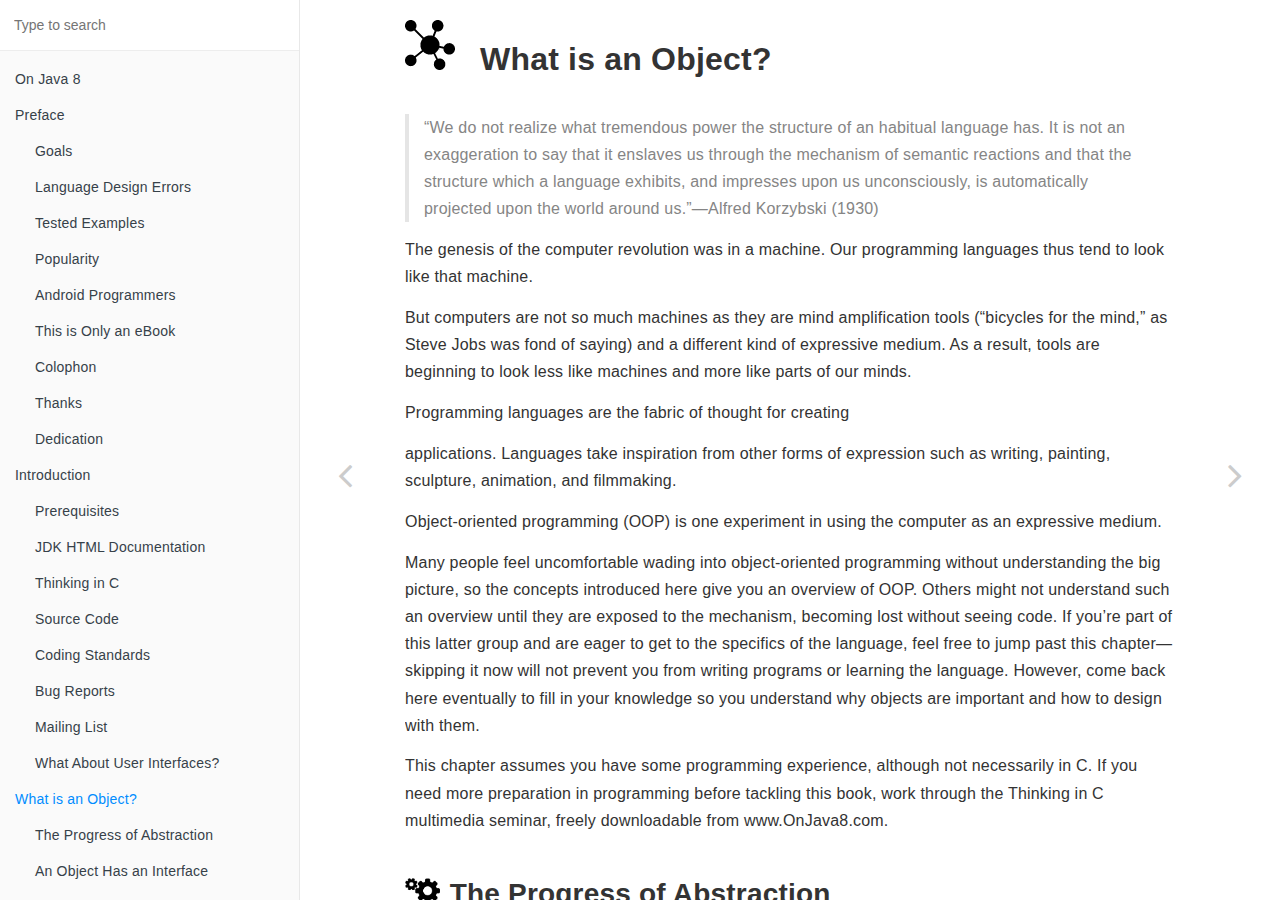
<file: en/03-what-is-an-object.html>
<!DOCTYPE HTML>
<html lang="en" >
    <head>
        <meta charset="UTF-8">
        <meta content="text/html; charset=utf-8" http-equiv="Content-Type">
        <title>What is an Object? · Albatross Language Description</title>
        <meta http-equiv="X-UA-Compatible" content="IE=edge" />
        <meta name="description" content="">
        <meta name="generator" content="GitBook 3.2.3">
        
        
        
    
    <link rel="stylesheet" href="../gitbook/style.css">

    
            
                
                <link rel="stylesheet" href="../gitbook/gitbook-plugin-highlight/website.css">
                
            
                
                <link rel="stylesheet" href="../gitbook/gitbook-plugin-search/search.css">
                
            
                
                <link rel="stylesheet" href="../gitbook/gitbook-plugin-fontsettings/website.css">
                
            
        

    

    
        
        <link rel="stylesheet" href="styles/website.css">
        
    
        
    
        
    
        
    
        
    
        
    

        
    
    
    <meta name="HandheldFriendly" content="true"/>
    <meta name="viewport" content="width=device-width, initial-scale=1, user-scalable=no">
    <meta name="apple-mobile-web-app-capable" content="yes">
    <meta name="apple-mobile-web-app-status-bar-style" content="black">
    <link rel="apple-touch-icon-precomposed" sizes="152x152" href="../gitbook/images/apple-touch-icon-precomposed-152.png">
    <link rel="shortcut icon" href="../gitbook/images/favicon.ico" type="image/x-icon">

    
    <link rel="next" href="03-what-is-an-object.html" />
    
    
    <link rel="prev" href="02-Introduction.html" />
    

    </head>
    <body>
        
<div class="book">
    <div class="book-summary">
        
            
<div id="book-search-input" role="search">
    <input type="text" placeholder="Type to search" />
</div>

            
                <nav role="navigation">
                


<ul class="summary">
    
    

    

    
        
        
    
        <li class="chapter " data-level="1.1" data-path="00-on-java-8.html">
            
                <a href="00-on-java-8.html">
            
                    
                    On Java 8
            
                </a>
            

            
        </li>
    
        <li class="chapter " data-level="1.2" data-path="01-preface.html">
            
                <a href="01-preface.html">
            
                    
                    Preface
            
                </a>
            

            
            <ul class="articles">
                
    
        <li class="chapter " data-level="1.2.1" data-path="01-preface.html">
            
                <a href="01-preface.html#goals">
            
                    
                    Goals
            
                </a>
            

            
        </li>
    
        <li class="chapter " data-level="1.2.2" data-path="01-preface.html">
            
                <a href="01-preface.html#language-design-errors">
            
                    
                    Language Design Errors
            
                </a>
            

            
        </li>
    
        <li class="chapter " data-level="1.2.3" data-path="01-preface.html">
            
                <a href="01-preface.html#tested-examples">
            
                    
                    Tested Examples 
            
                </a>
            

            
        </li>
    
        <li class="chapter " data-level="1.2.4" data-path="01-preface.html">
            
                <a href="01-preface.html#popularity">
            
                    
                    Popularity
            
                </a>
            

            
        </li>
    
        <li class="chapter " data-level="1.2.5" data-path="01-preface.html">
            
                <a href="01-preface.html#android-programmers">
            
                    
                    Android Programmers 
            
                </a>
            

            
        </li>
    
        <li class="chapter " data-level="1.2.6" data-path="01-preface.html">
            
                <a href="01-preface.html#this-is-only-an-ebook">
            
                    
                    This is Only an eBook
            
                </a>
            

            
        </li>
    
        <li class="chapter " data-level="1.2.7" data-path="01-preface.html">
            
                <a href="01-preface.html#colophon">
            
                    
                    Colophon
            
                </a>
            

            
        </li>
    
        <li class="chapter " data-level="1.2.8" data-path="01-preface.html">
            
                <a href="01-preface.html#thanks">
            
                    
                    Thanks
            
                </a>
            

            
        </li>
    
        <li class="chapter " data-level="1.2.9" data-path="01-preface.html">
            
                <a href="01-preface.html#dedication">
            
                    
                    Dedication
            
                </a>
            

            
        </li>
    

            </ul>
            
        </li>
    
        <li class="chapter " data-level="1.3" data-path="02-Introduction.html">
            
                <a href="02-Introduction.html">
            
                    
                    Introduction
            
                </a>
            

            
            <ul class="articles">
                
    
        <li class="chapter " data-level="1.3.1" data-path="02-Introduction.html">
            
                <a href="02-Introduction.html#prerequisites">
            
                    
                    Prerequisites
            
                </a>
            

            
        </li>
    
        <li class="chapter " data-level="1.3.2" data-path="02-Introduction.html">
            
                <a href="02-Introduction.html#jdk-html-documentation">
            
                    
                    JDK HTML Documentation
            
                </a>
            

            
        </li>
    
        <li class="chapter " data-level="1.3.3" data-path="02-Introduction.html">
            
                <a href="02-Introduction.html#thinking-in-c">
            
                    
                    Thinking in C
            
                </a>
            

            
        </li>
    
        <li class="chapter " data-level="1.3.4" data-path="02-Introduction.html">
            
                <a href="02-Introduction.html#sourcecode">
            
                    
                    Source Code 
            
                </a>
            

            
        </li>
    
        <li class="chapter " data-level="1.3.5" data-path="02-Introduction.html">
            
                <a href="02-Introduction.html#coding-standards">
            
                    
                    Coding Standards
            
                </a>
            

            
        </li>
    
        <li class="chapter " data-level="1.3.6" data-path="02-Introduction.html">
            
                <a href="02-Introduction.html#bug-reports">
            
                    
                    Bug Reports
            
                </a>
            

            
        </li>
    
        <li class="chapter " data-level="1.3.7" data-path="02-Introduction.html">
            
                <a href="02-Introduction.html#mailing-list">
            
                    
                    Mailing List
            
                </a>
            

            
        </li>
    
        <li class="chapter " data-level="1.3.8" data-path="02-Introduction.html">
            
                <a href="02-Introduction.html#what-about-user-interfaces">
            
                    
                    What About User Interfaces?
            
                </a>
            

            
        </li>
    

            </ul>
            
        </li>
    
        <li class="chapter active" data-level="1.4" data-path="03-what-is-an-object.html">
            
                <a href="03-what-is-an-object.html">
            
                    
                    What is an Object?
            
                </a>
            

            
            <ul class="articles">
                
    
        <li class="chapter " data-level="1.4.1" data-path="03-what-is-an-object.html">
            
                <a href="03-what-is-an-object.html#the-progress-of-abstraction">
            
                    
                    The Progress of Abstraction 
            
                </a>
            

            
        </li>
    
        <li class="chapter " data-level="1.4.2" data-path="03-what-is-an-object.html">
            
                <a href="03-what-is-an-object.html#an-object-has-an-interface">
            
                    
                    An Object Has an Interface 
            
                </a>
            

            
        </li>
    
        <li class="chapter " data-level="1.4.3" data-path="03-what-is-an-object.html">
            
                <a href="03-what-is-an-object.html#objects-provide-services">
            
                    
                    Objects Provide Services 
            
                </a>
            

            
        </li>
    
        <li class="chapter " data-level="1.4.4" data-path="03-what-is-an-object.html">
            
                <a href="03-what-is-an-object.html#the-hidden-implementation">
            
                    
                    The Hidden Implementation
            
                </a>
            

            
        </li>
    
        <li class="chapter " data-level="1.4.5" data-path="03-what-is-an-object.html">
            
                <a href="03-what-is-an-object.html#reusing-the-implementation">
            
                    
                    Reusing the Implementation
            
                </a>
            

            
        </li>
    
        <li class="chapter " data-level="1.4.6" data-path="03-what-is-an-object.html">
            
                <a href="03-what-is-an-object.html#inheritance">
            
                    
                    Inheritance
            
                </a>
            

            
        </li>
    
        <li class="chapter " data-level="1.4.7" data-path="03-what-is-an-object.html">
            
                <a href="03-what-is-an-object.html#interchangeable-objects-with-polymorphism">
            
                    
                    Interchangeable Objects with Polymorphism 
            
                </a>
            

            
        </li>
    
        <li class="chapter " data-level="1.4.8" data-path="03-what-is-an-object.html">
            
                <a href="03-what-is-an-object.html#the-singly-rooted-hierarchy">
            
                    
                    The Singly-Rooted Hierarchy 
            
                </a>
            

            
        </li>
    
        <li class="chapter " data-level="1.4.9" data-path="03-what-is-an-object.html">
            
                <a href="03-what-is-an-object.html#collections">
            
                    
                    Collections
            
                </a>
            

            
        </li>
    
        <li class="chapter " data-level="1.4.10" data-path="03-what-is-an-object.html">
            
                <a href="03-what-is-an-object.html#object-creation--lifetime">
            
                    
                    Object Creation & Lifetime 
            
                </a>
            

            
        </li>
    
        <li class="chapter " data-level="1.4.11" data-path="03-what-is-an-object.html">
            
                <a href="03-what-is-an-object.html#exception-handling-dealing-with-errors">
            
                    
                    Exception Handling: Dealing with Errors
            
                </a>
            

            
        </li>
    
        <li class="chapter " data-level="1.4.12" data-path="03-what-is-an-object.html">
            
                <a href="03-what-is-an-object.html#summary">
            
                    
                    Summary
            
                </a>
            

            
        </li>
    

            </ul>
            
        </li>
    
        <li class="chapter " data-level="1.5" data-path="./">
            
                <a href="./">
            
                    
                    Installing Java and the Book Examples
            
                </a>
            

            
        </li>
    
        <li class="chapter " data-level="1.6" data-path="./">
            
                <a href="./">
            
                    
                    Objects Everywhere
            
                </a>
            

            
        </li>
    
        <li class="chapter " data-level="1.7" data-path="./">
            
                <a href="./">
            
                    
                    Operators
            
                </a>
            

            
        </li>
    
        <li class="chapter " data-level="1.8" data-path="./">
            
                <a href="./">
            
                    
                    Control Flow
            
                </a>
            

            
        </li>
    
        <li class="chapter " data-level="1.9" data-path="./">
            
                <a href="./">
            
                    
                    Housekeeping
            
                </a>
            

            
        </li>
    
        <li class="chapter " data-level="1.10" data-path="./">
            
                <a href="./">
            
                    
                    Implementation Hiding
            
                </a>
            

            
        </li>
    
        <li class="chapter " data-level="1.11" data-path="./">
            
                <a href="./">
            
                    
                    Reuse
            
                </a>
            

            
        </li>
    
        <li class="chapter " data-level="1.12" data-path="./">
            
                <a href="./">
            
                    
                    Polymorphism
            
                </a>
            

            
        </li>
    
        <li class="chapter " data-level="1.13" data-path="./">
            
                <a href="./">
            
                    
                    Interfaces
            
                </a>
            

            
        </li>
    
        <li class="chapter " data-level="1.14" data-path="./">
            
                <a href="./">
            
                    
                    Inner Classes
            
                </a>
            

            
        </li>
    
        <li class="chapter " data-level="1.15" data-path="./">
            
                <a href="./">
            
                    
                    Collections
            
                </a>
            

            
        </li>
    
        <li class="chapter " data-level="1.16" data-path="./">
            
                <a href="./">
            
                    
                    Functional Programming
            
                </a>
            

            
        </li>
    
        <li class="chapter " data-level="1.17" data-path="./">
            
                <a href="./">
            
                    
                    Streams
            
                </a>
            

            
        </li>
    
        <li class="chapter " data-level="1.18" data-path="./">
            
                <a href="./">
            
                    
                    Exceptions
            
                </a>
            

            
        </li>
    
        <li class="chapter " data-level="1.19" data-path="./">
            
                <a href="./">
            
                    
                    Validating Your Code
            
                </a>
            

            
        </li>
    
        <li class="chapter " data-level="1.20" data-path="./">
            
                <a href="./">
            
                    
                    Files
            
                </a>
            

            
        </li>
    
        <li class="chapter " data-level="1.21" data-path="./">
            
                <a href="./">
            
                    
                    Strings
            
                </a>
            

            
        </li>
    
        <li class="chapter " data-level="1.22" data-path="./">
            
                <a href="./">
            
                    
                    Type Information
            
                </a>
            

            
        </li>
    
        <li class="chapter " data-level="1.23" data-path="./">
            
                <a href="./">
            
                    
                    Generics
            
                </a>
            

            
        </li>
    
        <li class="chapter " data-level="1.24" data-path="./">
            
                <a href="./">
            
                    
                    Arrays
            
                </a>
            

            
        </li>
    
        <li class="chapter " data-level="1.25" data-path="./">
            
                <a href="./">
            
                    
                    Enumerations
            
                </a>
            

            
        </li>
    
        <li class="chapter " data-level="1.26" data-path="./">
            
                <a href="./">
            
                    
                    Annotations
            
                </a>
            

            
        </li>
    
        <li class="chapter " data-level="1.27" data-path="./">
            
                <a href="./">
            
                    
                    Concurrent Programming
            
                </a>
            

            
        </li>
    
        <li class="chapter " data-level="1.28" data-path="./">
            
                <a href="./">
            
                    
                    Patterns
            
                </a>
            

            
        </li>
    
        <li class="chapter " data-level="1.29" data-path="./">
            
                <a href="./">
            
                    
                    Appendix: Supplements
            
                </a>
            

            
        </li>
    
        <li class="chapter " data-level="1.30" data-path="./">
            
                <a href="./">
            
                    
                    Appendix: Programming Guidelines
            
                </a>
            

            
        </li>
    
        <li class="chapter " data-level="1.31" data-path="./">
            
                <a href="./">
            
                    
                    Appendix: Javadoc
            
                </a>
            

            
        </li>
    
        <li class="chapter " data-level="1.32" data-path="./">
            
                <a href="./">
            
                    
                    Appendix: Passing and Returning Objects
            
                </a>
            

            
        </li>
    
        <li class="chapter " data-level="1.33" data-path="./">
            
                <a href="./">
            
                    
                    Appendix: I/O Streams
            
                </a>
            

            
        </li>
    
        <li class="chapter " data-level="1.34" data-path="./">
            
                <a href="./">
            
                    
                    Appendix: Standard I/O
            
                </a>
            

            
        </li>
    
        <li class="chapter " data-level="1.35" data-path="./">
            
                <a href="./">
            
                    
                    Appendix: New I/O
            
                </a>
            

            
        </li>
    
        <li class="chapter " data-level="1.36" data-path="./">
            
                <a href="./">
            
                    
                    Appendix: Understanding equals() and hashCode()
            
                </a>
            

            
        </li>
    
        <li class="chapter " data-level="1.37" data-path="./">
            
                <a href="./">
            
                    
                    Appendix: Collection Topics
            
                </a>
            

            
        </li>
    
        <li class="chapter " data-level="1.38" data-path="./">
            
                <a href="./">
            
                    
                    Appendix: Low-Level Concurrency
            
                </a>
            

            
        </li>
    
        <li class="chapter " data-level="1.39" data-path="./">
            
                <a href="./">
            
                    
                    Appendix: Data Compression
            
                </a>
            

            
        </li>
    
        <li class="chapter " data-level="1.40" data-path="./">
            
                <a href="./">
            
                    
                    Appendix: Object Serialization
            
                </a>
            

            
        </li>
    
        <li class="chapter " data-level="1.41" data-path="./">
            
                <a href="./">
            
                    
                    Appendix: Benefits and Costs of Static Type Checking
            
                </a>
            

            
        </li>
    
        <li class="chapter " data-level="1.42" data-path="./">
            
                <a href="./">
            
                    
                    Appendix: The Positive Legacy of C++ and Java
            
                </a>
            

            
        </li>
    
        <li class="chapter " data-level="1.43" data-path="./">
            
                <a href="./">
            
                    
                    Appendix: Becoming a Programmer
            
                </a>
            

            
        </li>
    

    

    <li class="divider"></li>

    <li>
        <a href="https://www.gitbook.com" target="blank" class="gitbook-link">
            Published with GitBook
        </a>
    </li>
</ul>


                </nav>
            
        
    </div>

    <div class="book-body">
        
            <div class="body-inner">
                
                    

<div class="book-header" role="navigation">
    

    <!-- Title -->
    <h1>
        <i class="fa fa-circle-o-notch fa-spin"></i>
        <a href="." >What is an Object?</a>
    </h1>
</div>




                    <div class="page-wrapper" tabindex="-1" role="main">
                        <div class="page-inner">
                            
<div id="book-search-results">
    <div class="search-noresults">
    
                                <section class="normal markdown-section">
                                
                                <h1 id="what-is-an-object"><img src="../assets/chapter.png" alt="alt text">What is an Object?</h1>
<blockquote>
<p>&#x201C;We do not realize what tremendous power the structure of an habitual language has. It is not an exaggeration to say that it enslaves us through the mechanism of semantic reactions and that the structure which a language exhibits, and impresses upon us unconsciously, is automatically projected upon the world around us.&#x201D;&#x2014;Alfred Korzybski (1930) </p>
</blockquote>
<p>The genesis of the computer revolution was in a machine. Our programming languages thus tend to look like that machine.</p>
<p>But computers are not so much machines as they are mind amplification tools (&#x201C;bicycles for the mind,&#x201D; as Steve Jobs was fond of saying) and a different kind of expressive medium. As a result, tools are beginning to look less like machines and more like parts of our minds.</p>
<p>Programming languages are the fabric of thought for creating</p>
<p>applications. Languages take inspiration from other forms of expression such as writing, painting, sculpture, animation, and filmmaking.</p>
<p>Object-oriented programming (OOP) is one experiment in using the computer as an expressive medium.</p>
<p>Many people feel uncomfortable wading into object-oriented programming without understanding the big picture, so the concepts introduced here give you an overview of OOP. Others might not understand such an overview until they are exposed to the mechanism, becoming lost without seeing code. If you&#x2019;re part of this latter group and are eager to get to the specifics of the language, feel free to jump past this chapter&#x2014;skipping it now will not prevent you from writing programs or learning the language. However, come back here eventually to fill in your knowledge so you understand why objects are important and how to design with them.</p>
<p>This chapter assumes you have some programming experience, although not necessarily in C. If you need more preparation in programming before tackling this book, work through the Thinking in C multimedia seminar, freely downloadable from www.OnJava8.com. </p>
<h2 id="the-progress-of-abstraction"><img src="../assets/subhead.png" alt="alt text">The Progress of Abstraction</h2>
<p>All programming languages are abstractions. It can be argued that the complexity of the problems you&#x2019;re able to solve is directly related to the kind and quality of abstraction. By &#x201C;kind&#x201D; I mean, &#x201C;What is it you are abstracting?&#x201D; Assembly language is a minimal abstraction of the underlying machine. Many so-called &#x201C;imperative&#x201D; languages (such as FORTRAN, BASIC, and C) were themselves abstractions of assembly language. Although they were big improvements, their primary abstraction still requires you to think in terms of the structure of the computer rather than the structure of the problem you are trying to solve. The programmer must establish the association between the machine model (the &#x201C;solution space,&#x201D; the place where you&#x2019;re implementing that solution, such as a computer) and the model of the problem that is actually solved (the &#x201C;problem space,&#x201D; the place where the problem exists, such as a business). The effort required to perform this mapping, and the fact it is extrinsic to the programming language, produces programs that are difficult to write and expensive to maintain.</p>
<p>The alternative to modeling the machine is to model the problem you&#x2019;re trying to solve. Early languages such as LISP and APL chose particular views of the world (&#x201C;All problems are ultimately lists&#x201D; or &#x201C;All problems are algorithmic,&#x201D; respectively). Prolog casts all problems into chains of decisions. Languages have been created for constraint-based programming and for programming exclusively by manipulating graphical symbols. Each of these approaches can be a good solution to the particular class of problem they&#x2019;re designed to solve, but when you step outside of that domain they become awkward.</p>
<p>The object-oriented approach goes a step further by providing tools for the programmer to represent elements in the problem space. This representation is general enough that the programmer is not constrained to any particular type of problem. We refer to the elements in the problem space and their representations in the solution space as &#x201C;objects.&#x201D; (Note that some objects don&#x2019;t have problem-space analogs.) The idea is that the program adapts itself to the lingo of the problem by adding new types of objects. When you read the code describing the solution, you&#x2019;re reading words that also express the problem. This is a more flexible and powerful language abstraction than what we&#x2019;ve had before. Thus, OOP describes the problem in terms of the problem, rather than in terms of the computer where the solution will run. There&#x2019;s still a connection, because objects look somewhat like little computers: Each has state and performs operations. This is similar to objects in the real world&#x2014;they all have characteristics and behaviors.</p>
<p>Alan Kay summarized five basic characteristics of SmallTalk, the first successful object-oriented language and a language that inspired Java. These characteristics represent a pure approach to object-oriented programming:</p>
<p><strong>1. Everything is an object.</strong> Think of an object as a fancy variable; it stores data, but you can &#x201C;make requests&#x201D;, asking it to perform operations on itself. You can usually take any conceptual component in the problem you&#x2019;re trying to solve (dogs, buildings, services, etc.) and represent it as an object in your program.</p>
<p><strong>2. A program is a bunch of objects telling each other what to do by sending messages.</strong> When you &#x201C;send a message&#x201D; to an object, it&#x2019;s a request to call a method that belongs to that object.</p>
<p><strong>3. Each object has its own memory made up of other objects.</strong> Put another way, you create a new kind of object by packaging existing objects. This hides the complexity of a program behind the simplicity of objects.</p>
<p><strong>4. Every object has a type.</strong> Each object is an instance of a class, where &#x201C;class&#x201D; is (approximately) synonymous with &#x201C;type.&#x201D; The most important distinguishing characteristic of a class is &#x201C;What messages can you send to it?&#x201D;</p>
<p><strong>5. All objects of a particular type can receive the same messages.</strong> This is a loaded statement, as you will see later. Because an object of type &#x201C;circle&#x201D; is also an object of type &#x201C;shape,&#x201D; a circle is guaranteed to accept shape messages. This means you can write code that talks to shapes and automatically handles anything that fits the description of a shape. This substitutability is a foundation of OOP.</p>
<p>Grady Booch offers an even more succinct description of an object: </p>
<blockquote>
<p><em>An object has state, behavior and identity</em></p>
</blockquote>
<p>This means an object can have internal data (which gives it state),</p>
<p>methods (to produce behavior), and each object is uniquely distinguished from every other object&#x2014;that is, every object has a unique address in memory. 1 </p>
<h2 id="an-object-has-an-interface"><img src="../assets/subhead.png" alt="alt text">An Object Has an Interface</h2>
<p>Aristotle was probably the first to begin a careful study of the concept of type; he spoke of &#x201C;the class of fishes and the class of birds.&#x201D; The idea that all objects, while unique, are also part of a class of objects that have characteristics and behaviors in common was used directly in the first object-oriented language, Simula-67, with its fundamental keyword <strong>class</strong> that introduces a new type into a program. Simula, as its name implies, was created for developing simulations such as the classic &#x201C;bank teller problem.&#x201D; In this, you have numerous tellers, customers, accounts, transactions, and units of money&#x2014;many &#x201C;objects.&#x201D; Objects that are identical except for their state are grouped together into &#x201C;classes of objects,&#x201D; and that&#x2019;s where the keyword class arose.</p>
<p>Creating abstract data types (classes) is a fundamental concept in object-oriented programming. Abstract data types work almost exactly like built-in types: You create variables of a type (called objects or instances in object-oriented parlance) and manipulate those variables (called sending messages or requests; you send a message and the object figures out what to do with it). The members (elements) of each class share some commonality: Every account has a balance, every teller can accept a deposit, etc. At the same time, each member has its own state: Each account has a different balance, each teller has a name. Thus, the tellers, customers, accounts, transactions, etc., can each be represented with a unique entity in the program. This entity is the object, and each object belongs to a particular class that defines its characteristics and behaviors.</p>
<p>So, although what we really do in object-oriented programming is create new data types, virtually all object-oriented programming languages use the &#x201C;class&#x201D; keyword. When you see the word &#x201C;type&#x201D; think &#x201C;class&#x201D; and vice versa.2 Since a class describes a set of objects that have identical characteristics (data elements) and behaviors (functionality), a class is really a data type because a floating point number, for example, also has a set of characteristics and behaviors. The difference is that a programmer defines a class to fit a problem rather than being forced to use an existing data type that was designed to represent a unit of storage in a machine. You extend the programming language by adding new data types specific to your needs. The programming system welcomes the new classes and gives them the same care and type checking it gives to built-in types.</p>
<p>The object-oriented approach is not limited to building simulations. Whether or not you agree that any program is a simulation of the system you&#x2019;re designing, OOP techniques help reduce a large set of problems to a simpler solution.</p>
<p>Once a class is established, make as many objects of that class as you like, then manipulate those objects as if they are the elements that exist in your problem. Indeed, one of the challenges of object-oriented programming is creating a one-to-one mapping between the elements in the problem space and objects in the solution space.</p>
<p>How do you get an object to do useful work? You make a request of that object&#x2014;complete a transaction, draw something on the screen, turn on a switch. Each object accepts only certain requests, defined by its interface The type determines the interface. As a simple example, consider a representation for a light bulb:</p>
<p><img src="../assets/c03/01.jpeg" width="450px" height="250px"></p>
<pre><code class="lang-java">Light lt = <span class="hljs-keyword">new</span> Light(); 
lt.on();
</code></pre>
<p>The interface determines the requests you can make for a particular object. However, there must be code somewhere to satisfy that request. This, along with the hidden data, comprises the implementation. A type has a method associated with each possible request, and when you make a particular request to an object, that method is called. This process is usually summarized by saying you &#x201C;send a message&#x201D; (make a request) to an object, and the object figures out what to do with that message (it executes code).</p>
<p>Here, the name of the class is Light, the name of this particular Light object is lt, and the requests you can make of a Light object are to turn it on, turn it off, make it brighter, or make it dimmer. You create a Light object by defining a &#x201C;reference&#x201D; (lt) for that object and calling new to request a new object of that type. To send a message to the object, you state the name of the object and connect it to the message request with a period (dot). From the standpoint of the user of a predefined class, that&#x2019;s pretty much all there is to programming with objects.</p>
<p>The preceding diagram follows the format of the Unified Modeling Language (UML). Each class is represented by a box, with the type name in the top portion of the box, any data members you care to describe in the middle portion of the box, and the methods (the functions that belong to this object, which receive any messages you send to that object) in the bottom portion of the box. Often, only the name of the class and the public methods are shown in UML design diagrams, so the middle portion is not shown, as in this case. If you&#x2019;re interested only in the class name, the bottom portion doesn&#x2019;t need to be shown, either.</p>
<h2 id="objects-provide-services"><img src="../assets/subhead.png" alt="alt text">Objects Provide Services</h2>
<p>When trying to develop or understand a program design, an excellent way to think about objects is as &#x201C;service providers.&#x201D; Your program itself will provide services to the user, and it will accomplish this by using the services offered by other objects. Your goal is to produce (or better, locate in existing code libraries) a set of objects providing the ideal services to solve your problem.</p>
<p>A way to start doing this is to ask, &#x201C;If I could magically pull them out of a hat, what objects would solve my problem right away?&#x201D; For example, suppose you are creating a bookkeeping program. You might imagine objects that contain predefined bookkeeping input screens, other objects that perform bookkeeping calculations, and an object that handles printing of checks and invoices on all different kinds of printers. Maybe some of these objects already exist, and for the ones that don&#x2019;t, what would they look like? What services would those objects provide, and what objects would they need to fulfill their obligations? If you keep doing this, you eventually reach a point where you say either, &#x201C;That object seems simple enough to sit down and write&#x201D; or &#x201C;I&#x2019;m sure that object must exist already.&#x201D; This is a reasonable way to decompose a problem into a set of objects.</p>
<p>Thinking of an object as a service provider has an additional benefit: It</p>
<p>helps improve the cohesiveness of the object. High cohesion is a fundamental quality of software design: It means the various aspects of a software component (such as an object, although this could also apply to a method or a library of objects) &#x201C;fit together&#x201D; well. One problem people have when designing objects is cramming too much functionality into one object. For example, in your check printing module, you might decide you need an object that knows all about formatting and printing. You&#x2019;ll probably discover this is too much for one object, and that what you need is three or more objects. One object might be a catalog of all the possible check layouts, which can be queried for information about how to print a check. One object or set of objects can be a generic printing interface that knows all about different kinds of printers (but nothing about bookkeeping&#x2014;that is a candidate for buying rather than writing yourself). A third object uses the services of the other two to accomplish the task. Thus, each object has a cohesive set of services it offers. In good object-oriented design, each object does one thing well, but doesn&#x2019;t try to do too much. This not only discovers objects that might be purchased (the printer interface object), but it also produces new objects that might be reused somewhere else (the catalog of check layouts).</p>
<p>Treating objects as service providers is useful not only during the design process, but also when someone else is trying to understand your code or reuse an object. If they can see the value of the object based on what service it provides, it makes it much easier to fit it into the design.</p>
<h2 id="the-hidden-implementation"><img src="../assets/subhead.png" alt="alt text">The Hidden Implementation</h2>
<p>We can break up the playing field into class creators (those who create new data types) and client programmers 3 (the class consumers who use the data types in their applications). The goal of the client programmer is to collect a toolbox full of classes to use for rapid application development. The goal of the class creator is to build a class that exposes only what&#x2019;s necessary to the client programmer and keeps everything else hidden. Why? Because if it&#x2019;s hidden, the client programmer can&#x2019;t access it, which means the class creator can change the hidden portion at will without worrying about the impact on anyone else. The hidden portion usually represents the tender insides of an object that could easily be corrupted by a careless or uninformed client programmer, so hiding the implementation reduces program bugs.</p>
<p>All relationships need boundaries, respected by all parties involved.</p>
<p>When you create a library, you establish a relationship with the client programmer, who is also a programmer, but one who is putting together an application by using your library, possibly to build a bigger library. If all members of a class are available to everyone, the client programmer can do anything with that class and there&#x2019;s no way to enforce rules. Even though you might prefer that the client programmer not directly manipulate some of the members of your class, without access control there&#x2019;s no way to prevent it. Everything&#x2019;s naked to the world.</p>
<p>So the first reason for access control is to keep client programmers&#x2019; hands off portions they shouldn&#x2019;t touch&#x2014;parts necessary for the internal operation of the data type but not part of the interface that users need to solve their particular problems. This is actually a service to client programmers because they can easily see what&#x2019;s important and what they can ignore. (Notice this is also a philosophical decision. Some programming languages assume that if a programmer wishes to access the internals, they should be allowed.)</p>
<p>The second reason for access control is to enable the library designer to change the internal workings of the class without worrying about how it will affect the client programmer. For example, you might implement a particular class in a simple fashion to ease development, then later discover you must rewrite it to make it run faster. If the interface and implementation are clearly separated and protected, you can accomplish this easily. Java has three explicit keywords to set the boundaries in a class: public, private, and protected. These access specifiers determine who can use the definitions that follow. public means the element is available to everyone. private means no one can access that element except you, the creator of the type, inside methods of that type. private is a brick wall between you and the client programmer. Anyone trying to access a private member gets a compile-time error. protected acts like private, with the exception that an inheriting class may access protected members, but not private members. Inheritance is introduced shortly.</p>
<p>Java also has a &#x201C;default&#x201D; access, which comes into play if you don&#x2019;t use one of the aforementioned specifiers. This is usually called package access because classes can access the members of other classes in the same package (library component), but outside the package those same members appear to be private.</p>
<h2 id="reusing-the-implementation"><img src="../assets/subhead.png" alt="alt text">Reusing the Implementation</h2>
<p>Once a class is tested, it should (ideally) represent a useful unit of code. This reusability is not nearly so easy to achieve as many hope; it takes experience and insight to produce a reusable object design. But once you have such a design, it begs for reuse. Code reuse is an argument for object-oriented programming languages.</p>
<p>The simplest way to reuse a class is to use an object of that class directly, but you can also place an object of that class inside a new class. Your new class can be made up of any number and type of other objects, in any combination, to produce the desired functionality. Because you compose a new class from existing classes, this concept is</p>
<p>called composition (if composition is dynamic, it&#x2019;s usually called aggregation). Composition is often called a has-a relationship, as in &#x201C;A car has an engine.&#x201D;</p>
<p><img src="../assets/c03/02.png" width="420px" height="140px"></p>
<p>(This diagram indicates composition with the filled diamond, which states there is one car. I typically use a simpler form: just a line, without the diamond, to indicate an association.4 Composition comes with a great deal of flexibility. The member objects of your new class are typically private, making them inaccessible to client programmers who use the class. This means changing those members doesn&#x2019;t disturb existing client code. You can also change the member objects at run time, to dynamically change the behavior of your program. Inheritance, described next, does not have this flexibility since the compiler must place compile-time restrictions on classes created using inheritance.</p>
<p>Inheritance is is often highly emphasized in object-oriented programming. A new programmer can get the impression that inheritance should be used everywhere. This can result in awkward and overly complicated designs. Instead, first look to composition when creating new classes, since it is simpler, more flexible, and produces cleaner designs. Once you&#x2019;ve had some experience, it is reasonably obvious when you need inheritance. </p>
<h2 id="inheritance"><img src="../assets/subhead.png" alt="alt text">Inheritance</h2>
<p>By itself, the idea of an object is a convenient tool. Objects package</p>
<p><img src="../assets/c03/03.jpeg" width="200px" height="420px"></p>
<p>data and functionality together by concept and represent an appropriate problem-space idea rather than being forced to use the idioms of the underlying machine. These concepts are expressed as fundamental units in the programming language by using the class keyword.</p>
<p>It seems a pity, however, to go to all the trouble to create a class, then be forced to create a brand new one that might have similar functionality. It&#x2019;s nicer if we can take the existing class, clone it, then make additions and modifications to the clone. This is effectively what you get with inheritance, with the exception that if the original class (called the base class or superclass or parent class) is changed, the modified &#x201C;clone&#x201D; (called the derived class or inherited class or subclass or child class) also reflects those changes.</p>
<p>The arrow in this diagram points from the derived class to the base class. As you will see, there is commonly more than one derived class.</p>
<p>A type does more than describe the constraints on a set of objects; it also relates to other types. Two types can have characteristics and behaviors in common, but one type might contain more characteristics than another and might also handle more messages (or handle them differently). Inheritance expresses this similarity through the concept of base types and derived types. A base type contains all characteristics and behaviors shared among the types derived from it. You create a base type to represent the core of your ideas. From the base type, you derive other types to express the different ways this core can be realized.</p>
<p>For example, a trash-recycling machine sorts pieces of trash. The base type is &#x201C;trash.&#x201D; Each piece of trash has a weight, a value, and so on, and can be shredded, melted, or decomposed. From this, more specific types of trash are derived with additional characteristics (a bottle has a color, a steel can is magnetic) or behaviors (you can crush an aluminum can). In addition, some behaviors can be different (the value of paper depends on its type and condition). Using inheritance, you build a type hierarchy that expresses the problem you&#x2019;re trying to solve in terms of its types.</p>
<p>A second example is the common &#x201C;shape&#x201D; example, perhaps used in a computer-aided design system or game simulation. The base type is &#x201C;shape,&#x201D; and each shape has a size, a color, a position, and so on. Each shape can be drawn, erased, moved, colored, etc. From this, specific types of shapes are derived (inherited)&#x2014;circle, square, triangle, and so on&#x2014;each of which can have additional characteristics and behaviors. Certain shapes can be flipped, for example. Some behaviors might be different, such as when you calculate the area of a shape. The type hierarchy embodies both the similarities and differences between the shapes. Casting the solution in the same terms as the problem is useful because you don&#x2019;t need intermediate models to get from a description of the problem to a description of the solution. With objects, the type hierarchy is an important aspect of the model, so you go directly from the description of the system in the real world to the description of the system in code. Indeed, sometimes people who are trained to look for complex solutions have difficulty with the simplicity of object-oriented design.</p>
<p>Inheriting from an existing type creates a new type. This new type contains not only all the members of the existing type (although the private ones are hidden away and inaccessible), but more importantly it duplicates the interface of the base class. That is, all messages accepted by base-class objects are also accepted by derivedclass objects. We know the type of a class by the messages it accepts, so the derived class is the same type as the base class. In the previous example, &#x201C;A circle is a shape.&#x201D; This type equivalence via inheritance is one of the fundamental gateways in understanding the meaning of object-oriented programming.</p>
<p>Since both base class and derived class have the same fundamental interface, there must be some implementation to go along with that</p>
<p>interface. That is, there must be executable code when an object receives a particular message. If you inherit a class and don&#x2019;t do anything else, the methods from the base-class interface come right along into the derived class. That means objects of the derived class have not only the same type, they also have the same behavior, which isn&#x2019;t particularly interesting.</p>
<p>There are two ways to differentiate your new derived class from the original base class. The first is straightforward: add brand new methods to the derived class. These new methods are not part of the base-class interface. This means the base class didn&#x2019;t do as much as you wanted, so you added more methods. This simple and primitive use for inheritance is, at times, the perfect solution to your problem. However, look closely for the possibility that your base class might also need these additional methods (or that you should be using composition instead). This process of discovery and iteration of your design happens regularly in object-oriented programming.</p>
<p>Although inheritance can sometimes imply (especially in Java, where the keyword for inheritance is extends) that you are going to add new methods to the interface, that&#x2019;s not necessarily true. The second and more important way to differentiate your new class is to change the behavior of an existing base-class method. This is called overriding that method.</p>
<p>To override a method, you create a new definition for the method in the derived class. You&#x2019;re saying, &#x201C;I&#x2019;m using the same interface method here, but I want it to do something different for my new type.&#x201D;</p>
<p>Is-a vs. Is-Like-a Relationships There&#x2019;s a certain debate that can occur about inheritance: Should inheritance override only base-class methods (and not add new methods that aren&#x2019;t in the base class)? This would mean that the derived class is exactly the same type as the base class since it has exactly the same interface. As a result, you can perfectly substitute an object of the derived class for an object of the base class. This can be</p>
<p>thought of as pure substitution, and it&#x2019;s often called the substitution principle 5. In a sense, this is the ideal way to treat inheritance. We often refer to the relationship between the base class and derived classes in this case as an is-a relationship, because you can say, &#x201C;A circle is a shape.&#x201D; A test for inheritance is to see if the is-a relationship makes sense for your classes.</p>
<p>Sometimes you add new interface elements to a derived type, thus extending the interface. The new type can still substitute for the base type, but the substitution isn&#x2019;t perfect because your new methods are not accessible from the base type. This can be described as an is-like-a relationship (my term). The new type has the interface of the old type but it also contains other methods, so you can&#x2019;t really say it&#x2019;s exactly the same. For example, consider an air conditioner. Suppose your house is wired with all the controls for cooling; that is, it has an interface that to control cooling. Imagine that the air conditioner breaks down and you replace it with a heat pump, which can both heat and cool. The heat pump is-like-an air conditioner, but it can do more. Because the control system of your house is designed only to control cooling, it is restricted to communication with the cooling part of the new object. The interface of the new object is extended, and the existing system only knows about the original interface.</p>
<p>Once you see this design it becomes clear that the base class &#x201C;cooling system&#x201D; is not general enough, and should be renamed to &#x201C;temperature control system&#x201D; so it can also include heating&#x2014;at which point the substitution principle will work. However, this diagram shows what can happen with design in the real world.</p>
<p>When you see the substitution principle it&#x2019;s easy to feel like this approach (pure substitution) is the only way to do things, and in fact it is nice if your design works out that way. But you&#x2019;ll find there are times when it&#x2019;s equally clear you must add new methods to the interface of a derived class (extension). With inspection both cases should be reasonably obvious.</p>
<h2 id="interchangeable-objects-with-polymorphism"><img src="../assets/subhead.png" alt="alt text">Interchangeable Objects with Polymorphism</h2>
<p>When dealing with type hierarchies, you often treat an object not as the specific type it is, but as its base type. This way you can write code that doesn&#x2019;t depend on specific types. In the shape example, methods manipulate generic shapes, unconcerned about whether they&#x2019;re circles, squares, triangles, or some shape that hasn&#x2019;t even been defined yet. All shapes can be drawn, erased, and moved, so these methods send a message to a shape object without worrying how the object copes with the message. Such code is unaffected by the addition of new types, and adding new types is a common way to extend an object-oriented program to handle new situations. For example, you can derive a new subtype of shape called &#x201C;pentagon&#x201D; without modifying methods that deal only with generic shapes. This ability to easily extend a design by deriving new subtypes is one of the essential ways to encapsulate change. This improves designs while reducing the cost of software maintenance. There&#x2019;s a problem when attempting to treat derived-type objects as their generic base types (circles as shapes, bicycles as vehicles, cormorants as birds, etc.). If a method tells a generic shape to draw itself, or a generic vehicle to steer, or a generic bird to move, the compiler cannot know at compile time precisely what piece of code is executed. That&#x2019;s the whole point&#x2014;when the message is sent, the programmer doesn&#x2019;t want to know what piece of code is executed; the draw method can be applied equally to a circle, a square, or a triangle, and the object will execute the proper code depending on its specific type.</p>
<p>If you don&#x2019;t need to know what piece of code is executed, when you add a new subtype, the code it executes can be different without requiring changes to the code that calls it. But what does the compiler do when it cannot know precisely what piece of code is executed? For example, in the following diagram the BirdController object just works with generic Bird objects and does not know what exact type they are. This is convenient from BirdControllers perspective because it doesn&#x2019;t require special code to determine the exact type of Bird it&#x2019;s working with or that Birds behavior. So how does it happen that, when move() is called while ignoring the specific type of Bird, the right behavior will occur (a Goose walks, flies, or swims, and a Penguin walks or swims)?</p>
<p>The answer is the primary twist of inheritance: The compiler cannot make a function call in the traditional sense. The function call generated by a non-OOP compiler produces what is called early binding, a term you might not have heard because you&#x2019;ve never thought about it any other way. It means the compiler generates a call to a specific function name, which resolves to the absolute address of the code to be executed. With inheritance, the program cannot determine the address of the code until run time, so some other scheme is necessary when a message is sent to an object.</p>
<p>To solve the problem, object-oriented languages use the concept of late binding. When you send a message to an object, the code called isn&#x2019;t determined until run time. The compiler does ensure that the method exists and performs type checking on the arguments and return value, but it doesn&#x2019;t know the exact code to execute.</p>
<p>To perform late binding, Java uses a special bit of code in lieu of the absolute call. This code calculates the address of the method body, using information stored in the object (this process is covered in great detail in the Polymorphism chapter). Thus, each object behaves differently according to the contents of that special bit of code. When you send a message to an object, the object actually does figure out what to do with that message.</p>
<p>In some languages you must explicitly grant a method the flexibility of late-binding properties. For example, C++ uses the virtual keyword. In such languages, methods are not dynamically bound by default. In Java, dynamic binding is the default behavior and you don&#x2019;t need extra keywords to produce polymorphism.</p>
<p>Consider the shape example. The family of classes (all based on the same uniform interface) was diagrammed earlier in this chapter. To demonstrate polymorphism, we write a single piece of code that ignores specific details of type and talks only to the base class. That code is decoupled from type-specific information and thus is simpler to write and easier to understand. And, if a new type&#x2014;a Hexagon, for example&#x2014;is added through inheritance, code works just as well for the new type of Shape as it did on the existing types. Thus, the program is extensible.</p>
<p>If you write a method in Java (you will soon learn how):</p>
<p>void doSomething(Shape shape) { shape.erase(); // ...</p>
<p>shape.draw(); } This method speaks to any Shape, so it is independent of the specific type of object it&#x2019;s drawing and erasing. If some other part of the program uses the doSomething() method: Circle circle = new Circle(); Triangle triangle = new Triangle(); Line line = new Line(); doSomething(circle); doSomething(triangle); doSomething(line); The calls to doSomething() automatically work correctly, regardless of the exact type of the object.</p>
<p>This is a rather amazing trick. Consider the line: doSomething(circle); What&#x2019;s happening here is that a Circle is passed into a method that expects a Shape. Since a Circle is a Shape it is treated as such by doSomething(). That is, any message that doSomething() can send to a Shape, a Circle can accept. It is a completely safe and logical thing to do.</p>
<p>We call this process of treating a derived type as though it were its base type upcasting. The name cast is used in the sense of casting into a mold and the up comes from the way the inheritance diagram is typically arranged, with the base type at the top and the derived classes fanning out downward. Thus, casting to a base type is moving up the inheritance diagram: &#x201C;upcasting.&#x201D;</p>
<p>An object-oriented program contains upcasting somewhere, because that&#x2019;s how you decouple yourself from knowing the exact type you&#x2019;re working with. Look at the code in doSomething():</p>
<p>shape.erase(); // ...</p>
<p>shape.draw();</p>
<p>Notice it doesn&#x2019;t say, &#x201C;If you&#x2019;re a Circle, do this, if you&#x2019;re a Square, do that, etc.&#x201D; If you write that kind of code, which checks for all the possible types a Shape can actually be, it&#x2019;s messy and you must change it every time you add a new kind of Shape. Here, you just say, &#x201C;You&#x2019;re a shape, I know you can erase() and draw() yourself, do it, and take care of the details correctly.&#x201D;</p>
<p>What&#x2019;s impressive about the code in doSomething() is that, somehow, the right thing happens. Calling draw() for Circle causes different code to be executed than calling draw() for a Square or a Line, but when the draw() message is sent to an anonymous Shape, the correct behavior occurs based on the actual type of the Shape. This is amazing because when the Java compiler is compiling the code for doSomething(), it cannot know exactly what types it is dealing with. Ordinarily, you&#x2019;d expect it to end up calling the version of erase() and draw() for the base class Shape, and not for the specific Circle, Square, or Line. And yet the right thing happens&#x2014;that&#x2019;s polymorphism. The compiler and runtime system handle the details; all you must know is it happens, and more importantly, how to design with it. When you send a message to an object, the object will do the right thing, even when upcasting is involved.</p>
<h2 id="the-singly-rooted-hierarchy"><img src="../assets/subhead.png" alt="alt text">The Singly-Rooted Hierarchy</h2>
<p>An OOP issue that has become especially prominent since the introduction of C++ is whether all classes should by default be inherited from a single base class. In Java (as with virtually all other OOP languages except for C++) the answer is yes, and the name of this</p>
<p>ultimate base class is simply Object.</p>
<p>There are many benefits to a singly-rooted hierarchy. All objects have a common interface, so they are all ultimately the same fundamental type. The alternative (provided by C++) is that you don&#x2019;t know that everything is the same basic type. From a backward-compatibility standpoint this fits the model of C better and can be thought of as less restrictive, but for full-on object-oriented programming you must build your own hierarchy to provide the same convenience that&#x2019;s built into other OOP languages. And in any new class library you acquire, some other incompatible interface is used. It requires effort to work the new interface into your design. Is the extra &#x201C;flexibility&#x201D; of C++ worth it? If you need it&#x2014;if you have a large investment in C&#x2014;it&#x2019;s quite valuable. If you&#x2019;re starting from scratch, alternatives such as Java can be more productive.</p>
<p>A singly rooted hierarchy makes it much easier to implement a garbage collector, one of the fundamental improvements of Java over C++. And since information about the type of an object is guaranteed to be in all objects, you&#x2019;ll never end up with an object whose type you cannot determine. This is especially important with system-level operations, such as exception handling (a language mechanism for reporting errors), and to allow greater flexibility in programming. </p>
<h2 id="collections"><img src="../assets/subhead.png" alt="alt text">Collections</h2>
<p>In general, you don&#x2019;t know how many objects you need to solve a particular problem, or how long they will last. You also don&#x2019;t know how to store those objects. How can you know how much space to create if that information isn&#x2019;t known until run time?</p>
<p>The solution to most problems in object-oriented design seems flippant: You create another type of object. The new type of object that solves this particular problem holds references to other objects. You can also do the same thing with an array, available in most languages. But this new object, generally called a collection (also called a container, but the Java libraries use &#x201C;collection&#x201D; almost universally), will expand itself whenever necessary to accommodate everything you place inside it. You don&#x2019;t need to know how many objects you&#x2019;re going to hold in a collection&#x2014;just create a collection object and let it take care of the details.</p>
<p>Fortunately, a good OOP language comes with a set of collections as part of the package. In C++, it&#x2019;s part of the Standard C++ Library and is often called the Standard Template Library (STL). SmallTalk has a very complete set of collections. Java also has numerous collections in its standard library. In some libraries, one or two generic collections is considered good enough for all needs, and in others (Java, for example) the library has different types of collections for different needs: several different kinds of List classes (to hold sequences), Maps (also known as associative arrays, to associate objects with other objects), Sets (to hold one of each type of object), and more components such as queues, trees, stacks, etc.</p>
<p>From a design standpoint, all you really want is a collection you can manipulate to solve your problem. If a single type of collection satisfied all of your needs, we wouldn&#x2019;t need different kinds. There are two reasons you need a choice of collections:</p>
<ol>
<li><p>Collections provide different types of interfaces and external behavior. Stacks and queues are different from sets and lists. One of these might provide a more flexible solution to your problem than another.</p>
</li>
<li><p>Different implementations have different efficiencies for certain operations. For example, there are two basic types of List: ArrayList and LinkedList. Both are simple sequences that can have identical interfaces and external behaviors. But some operations have significantly different costs. Randomly accessing elements in an ArrayList is a constant-time operation; it takes the same amount of time regardless of the element you select.</p>
</li>
</ol>
<p>However, in a LinkedList it is expensive to move through the list to randomly select an element, and it takes longer to find an element that is farther down the list. On the other hand, to insert an element in the middle of a sequence, it&#x2019;s cheaper in a LinkedList than in an ArrayList. These and other operations have different efficiencies depending on the underlying structure of the sequence. You might start building your program with a LinkedList and, when tuning for performance, change to an ArrayList. Because of the abstraction via the interface List, you can change from one to the other with minimal impact on your code.</p>
<p>Parameterized Types (Generics) Before Java 5, collections held the one universal type in Java:</p>
<p>Object. The singly rooted hierarchy means everything is an Object, so a collection that holds Objects can hold anything. 6 This made collections easy to reuse.</p>
<p>To use such a collection, you add object references to it and later ask for them back. But, since the collection holds only Objects, when you add an object reference into the collection it is upcast to Object, thus losing its character. When fetching it back, you get an Object reference, and not a reference to the type you put in. How do you turn it back into something with the specific type of the object you put into the collection?</p>
<p>Here, the cast is used again, but this time you&#x2019;re not casting up the inheritance hierarchy to a more general type. Instead, you cast down the hierarchy to a more specific type, so this manner of casting is called downcasting. With upcasting, you know that a Circle is a type of Shape so it&#x2019;s safe to upcast, but you don&#x2019;t know that an Object is necessarily a Circle or a Shape so it&#x2019;s not safe to downcast unless you determine extra type information about that object.</p>
<p>It&#x2019;s not completely dangerous because if you downcast to the wrong type you&#x2019;ll get a runtime error called an exception, described shortly. When you fetch Object references from a collection, however, you need some way to remember exactly what they are in order to perform a proper downcast.</p>
<p>Downcasting and the associated runtime checks require extra time for the running program and extra effort from the programmer. Wouldn&#x2019;t it make sense to somehow create the collection so it knows the types it holds, eliminating the need for the downcast and a possible mistake? The solution is called a parameterized type mechanism. A parameterized type is a class that the compiler can automatically customize to work with particular types. For example, with a parameterized collection, the compiler can customize that collection so it accepts only Shapes and fetches only Shapes.</p>
<p>Java 5 added parameterized types, called generics, which is a major feature. You&#x2019;ll recognize generics by the angle brackets with types inside; for example, you can create an ArrayList to hold Shape like this:</p>
<p>ArrayList<shape> shapes = new ArrayList&lt;&gt;(); There have also been changes to many of the standard library components to take advantage of generics. You will see that generics have an impact on much of the code in this book.</shape></p>
<h2 id="object-creation--lifetime"><img src="../assets/subhead.png" alt="alt text">Object Creation &amp; Lifetime</h2>
<p>One critical issue when working with objects is the way they are created and destroyed. Each object requires resources, most notably memory, to exist. When an object is no longer needed it must be cleaned up so these resources are released for reuse. In simple programming situations the question of how an object is cleaned up doesn&#x2019;t seem too challenging: You create the object, use it for as long as it&#x2019;s needed, then it should be destroyed. However, it&#x2019;s not hard to encounter situations that are more complex.</p>
<p>Suppose, for example, you are designing a system to manage air traffic for an airport. (The same model might also work for managing crates in a warehouse, or a video rental system, or a kennel for boarding pets.) At first it seems simple: Make a collection to hold airplanes, then create a new airplane and place it in the collection for each airplane that enters the air-traffic-control zone. For cleanup, simply clean up the appropriate airplane object when a plane leaves the zone. But suppose you have some other system to record data about the planes; perhaps data that doesn&#x2019;t require such immediate attention as the main controller function. Maybe it&#x2019;s a record of the flight plans of all the small planes that leave the airport. So you have a second collection of small planes, and whenever you create a plane object you also put it in this second collection if it&#x2019;s a small plane. Then some background process performs operations on the objects in this collection during idle moments.</p>
<p>Now the problem is more difficult: How can you possibly know when to destroy the objects? When you&#x2019;re done with the object, some other part of the system might not be. This same problem can arise in a number of other situations, and in programming systems (such as C++) where you must explicitly delete an object this can become quite complex.</p>
<p>Where is the data for an object and how is the lifetime of the object controlled? C++ takes the approach that efficiency is the most important issue, so it gives the programmer a choice. For maximum runtime speed, the storage and lifetime can be determined while the program is written, by placing the objects on the stack (these are sometimes called automatic or scoped variables) or in the static storage area. This places a priority on the speed of storage allocation and release, and this control can be very valuable in certain situations. However, you sacrifice flexibility because you must know the exact quantity, lifetime, and type of objects while you&#x2019;re writing the program. If you are trying to solve a more general problem such as computer-aided design, warehouse management, or air-traffic control, this is too restrictive.</p>
<p>The second approach is to create objects dynamically in a pool of memory called the heap. In this approach, you don&#x2019;t know until run time how many objects you need, what their lifetime is, or what their exact type is. Those are determined at the spur of the moment while the program is running. If you need a new object, you simply make it on the heap when you need it. Because the storage is managed dynamically, at run time, the amount of time required to allocate storage on the heap can be longer than the time to create storage on the stack (but not necessarily). Creating storage on the stack is often a single assembly instruction to move the stack pointer down and another to move it back up. The time to create heap storage depends on the design of the storage mechanism.</p>
<p>The dynamic approach makes the generally logical assumption that objects tend to be complicated, so the extra overhead of finding storage and releasing that storage will not have an important impact on the creation of an object. In addition, the greater flexibility is essential to solve general programming problems.</p>
<p>Java uses dynamic memory allocation, exclusively.7 Every time you create an object, you use the new operator to build a dynamic instance of that object.</p>
<p>There&#x2019;s another issue, however, and that&#x2019;s the lifetime of an object. With languages that allow objects to be created on the stack, the compiler determines how long the object lasts and automatically destroys it. However, if you create it on the heap the compiler has no knowledge of its lifetime. In a language like C++, you must determine programmatically when to destroy the object, which can lead to memory leaks if you don&#x2019;t do it correctly. Java is built upon a garbage collector which automatically discovers when an object is no longer in use and releases it. A garbage collector is much more convenient because it reduces the number of issues you must track and the code you must write. Thus, the garbage collector provides a much higher level of insurance against the insidious problem of memory leaks, which has brought many a C++ project to its knees.</p>
<p>With Java, the garbage collector is designed to take care of the problem of releasing memory (although this doesn&#x2019;t include other aspects of cleaning up an object). The garbage collector &#x201C;knows&#x201D; when an object is no longer in use, and automatically releases the memory for that object. This, combined with the fact that all objects are inherited from the single root class Object and you can create objects only one way&#x2014;on the heap&#x2014;makes the process of programming in Java much simpler than programming in C++. You have far fewer decisions to make and hurdles to overcome. </p>
<h2 id="exception-handling-dealing-with-errors"><img src="../assets/subhead.png" alt="alt text">Exception Handling: Dealing with Errors</h2>
<p>Since the beginning of programming languages, error handling has been especially difficult. Because it&#x2019;s so hard to design a good errorhandling scheme, many languages ignore the issue, passing the problem on to library designers who come up with halfway measures that work in many situations but can easily be circumvented, generally by just ignoring errors. A major problem with most error-handling schemes is that they rely on programmers to follow an agreed-upon convention that is not enforced by the language. If the programmer is</p>
<p>not vigilant&#x2014;often the case if they are in a hurry&#x2014;these schemes can easily be forgotten.</p>
<p>Exception handling wires error handling directly into the programming language and sometimes even the operating system. An exception is an object that is &#x201C;thrown&#x201D; from the site of the error and can be &#x201C;caught&#x201D; by an appropriate exception handler designed for that particular type of error. It&#x2019;s as if exception handling is a different, parallel path of execution, taken when things go wrong. Because it uses a separate execution path, it doesn&#x2019;t interfere with your normally executing code. This can make that code simpler to write because you aren&#x2019;t constantly forced to check for errors. In addition, a thrown exception is unlike an error value returned from a method or a flag set by a method to indicate an error condition&#x2014;these can be ignored. An exception cannot be ignored, so it&#x2019;s guaranteed to be dealt with at some point. Finally, exceptions provide a way to reliably recover from a bad situation. Instead of just exiting the program, you are sometimes able to set things right and restore execution, which produces more robust programs.</p>
<p>Java&#x2019;s exception handling stands out among programming languages, because in Java, exception handling was wired in from the beginning and you&#x2019;re forced to use it. It is the single acceptable way to report errors. If you don&#x2019;t write your code to properly handle exceptions, you&#x2019;ll get a compile-time error message. This guaranteed consistency can sometimes make error handling much easier.</p>
<p>It&#x2019;s worth noting that exception handling isn&#x2019;t an object-oriented feature, although in object-oriented languages the exception is normally represented by an object. Exception handling existed before object-oriented languages.</p>
<h2 id="summary"><img src="../assets/subhead.png" alt="alt text">Summary</h2>
<p>A procedural program contains data definitions and function calls. To find the meaning of such a program, you must work at it, looking through the function calls and low-level concepts to create a model in your mind. This is the reason we need intermediate representations when designing procedural programs&#x2014;by themselves, these programs tend to be confusing because the terms of expression are oriented more toward the computer than to the problem you&#x2019;re solving. Because OOP adds many new concepts on top of what you find in a procedural language, your natural assumption might be that the resulting Java program is far more complicated than the equivalent procedural program. Here, you&#x2019;ll be pleasantly surprised: A wellwritten Java program is generally simpler and easier to understand than a procedural program. What you&#x2019;ll see are the definitions of the objects that represent concepts in your problem space (rather than the issues of the computer representation) and messages sent to those objects to indicate activities in that space. One of the delights of object-oriented programming is that, with a well-designed program, it&#x2019;s easy to understand the code by reading it. Usually, there&#x2019;s a lot less code as well, because many problems are solved by reusing existing library code.</p>
<p>OOP and Java might not be for everyone. It&#x2019;s important to evaluate your own needs and decide whether Java will optimally satisfy those needs, or if you might be better off with another programming system (perhaps the one you&#x2019;re currently using). If your needs are very specialized for the foreseeable future and you have specific constraints that might not be satisfied by Java, you owe it to yourself to investigate the alternatives (in particular, I recommend looking at Python). If you still choose Java as your language, you&#x2019;ll at least understand what the options were and have a clear vision of why you took that direction.</p>
<ol>
<li><p>This is actually a bit restrictive, since objects can conceivably exist in different machines and address spaces, and they can also be stored on disk. In these cases, the identity of the object must be determined by something other than a memory address. &#x21A9;</p>
</li>
<li><p>In some cases we make a distinction, stating that type determines the interface while class is a particular implementation of that interface.&#x21A9;</p>
</li>
<li><p>I&#x2019;m indebted to my friend Scott Meyers for this term. &#x21A9; 4. This is enough detail for most diagrams, and you don&#x2019;t need to get specific about whether you&#x2019;re using aggregation or composition.&#x21A9;</p>
</li>
<li><p>Or Liskov Substitution Principle, after Barbara Liskov who first described it&#x21A9;</p>
</li>
<li><p>They do not hold primitives, but autoboxing simplifies this restriction somewhat. This is discussed in detail later in the book. &#x21A9;</p>
</li>
<li><p>Primitive types, which you&#x2019;ll learn about later, are a special case. &#x21A9;</p>
</li>
</ol>

                                
                                </section>
                            
    </div>
    <div class="search-results">
        <div class="has-results">
            
            <h1 class="search-results-title"><span class='search-results-count'></span> results matching "<span class='search-query'></span>"</h1>
            <ul class="search-results-list"></ul>
            
        </div>
        <div class="no-results">
            
            <h1 class="search-results-title">No results matching "<span class='search-query'></span>"</h1>
            
        </div>
    </div>
</div>

                        </div>
                    </div>
                
            </div>

            
                
                <a href="02-Introduction.html#what-about-user-interfaces" class="navigation navigation-prev " aria-label="Previous page: What About User Interfaces?">
                    <i class="fa fa-angle-left"></i>
                </a>
                
                
                <a href="03-what-is-an-object.html#the-progress-of-abstraction" class="navigation navigation-next " aria-label="Next page: The Progress of Abstraction ">
                    <i class="fa fa-angle-right"></i>
                </a>
                
            
        
    </div>

    <script>
        var gitbook = gitbook || [];
        gitbook.push(function() {
            gitbook.page.hasChanged({"page":{"title":"What is an Object?","level":"1.4","depth":1,"next":{"title":"The Progress of Abstraction ","level":"1.4.1","depth":2,"anchor":"#the-progress-of-abstraction","path":"03-what-is-an-object.md","ref":"03-what-is-an-object.md#the-progress-of-abstraction","articles":[]},"previous":{"title":"What About User Interfaces?","level":"1.3.8","depth":2,"anchor":"#what-about-user-interfaces","path":"02-Introduction.md","ref":"02-Introduction.md#what-about-user-interfaces","articles":[]},"dir":"ltr"},"config":{"plugins":[],"styles":{"website":"styles/website.css","pdf":"styles/pdf.css","epub":"styles/epub.css","mobi":"styles/mobi.css","ebook":"styles/ebook.css","print":"styles/print.css"},"pluginsConfig":{"highlight":{},"search":{},"lunr":{"maxIndexSize":1000000,"ignoreSpecialCharacters":false},"sharing":{"facebook":true,"twitter":true,"google":false,"weibo":false,"instapaper":false,"vk":false,"all":["facebook","google","twitter","weibo","instapaper"]},"fontsettings":{"theme":"white","family":"sans","size":2},"theme-default":{"styles":{"website":"styles/website.css","pdf":"styles/pdf.css","epub":"styles/epub.css","mobi":"styles/mobi.css","ebook":"styles/ebook.css","print":"styles/print.css"},"showLevel":false}},"autor":"Helmut Brandl","theme":"default","pdf":{"pageNumbers":true,"fontSize":12,"fontFamily":"Arial","paperSize":"a4","chapterMark":"pagebreak","pageBreaksBefore":"/","margin":{"right":62,"left":62,"top":56,"bottom":56}},"structure":{"langs":"LANGS.md","readme":"README.md","glossary":"GLOSSARY.md","summary":"SUMMARY.md"},"variables":{},"title":"Albatross Language Description","language":"en","gitbook":"*"},"file":{"path":"03-what-is-an-object.md","mtime":"2019-01-12T05:02:29.974Z","type":"markdown"},"gitbook":{"version":"3.2.3","time":"2019-01-12T05:03:32.511Z"},"basePath":".","book":{"language":"en"}});
        });
    </script>
</div>

        
    <script src="../gitbook/gitbook.js"></script>
    <script src="../gitbook/theme.js"></script>
    
        
        <script src="../gitbook/gitbook-plugin-search/search-engine.js"></script>
        
    
        
        <script src="../gitbook/gitbook-plugin-search/search.js"></script>
        
    
        
        <script src="../gitbook/gitbook-plugin-lunr/lunr.min.js"></script>
        
    
        
        <script src="../gitbook/gitbook-plugin-lunr/search-lunr.js"></script>
        
    
        
        <script src="../gitbook/gitbook-plugin-sharing/buttons.js"></script>
        
    
        
        <script src="../gitbook/gitbook-plugin-fontsettings/fontsettings.js"></script>
        
    

    </body>
</html>
</file>
<file: gitbook/gitbook-plugin-highlight/website.css>
.book .book-body .page-wrapper .page-inner section.normal pre,
.book .book-body .page-wrapper .page-inner section.normal code {
  /* http://jmblog.github.com/color-themes-for-google-code-highlightjs */
  /* Tomorrow Comment */
  /* Tomorrow Red */
  /* Tomorrow Orange */
  /* Tomorrow Yellow */
  /* Tomorrow Green */
  /* Tomorrow Aqua */
  /* Tomorrow Blue */
  /* Tomorrow Purple */
}
.book .book-body .page-wrapper .page-inner section.normal pre .hljs-comment,
.book .book-body .page-wrapper .page-inner section.normal code .hljs-comment,
.book .book-body .page-wrapper .page-inner section.normal pre .hljs-title,
.book .book-body .page-wrapper .page-inner section.normal code .hljs-title {
  color: #8e908c;
}
.book .book-body .page-wrapper .page-inner section.normal pre .hljs-variable,
.book .book-body .page-wrapper .page-inner section.normal code .hljs-variable,
.book .book-body .page-wrapper .page-inner section.normal pre .hljs-attribute,
.book .book-body .page-wrapper .page-inner section.normal code .hljs-attribute,
.book .book-body .page-wrapper .page-inner section.normal pre .hljs-tag,
.book .book-body .page-wrapper .page-inner section.normal code .hljs-tag,
.book .book-body .page-wrapper .page-inner section.normal pre .hljs-regexp,
.book .book-body .page-wrapper .page-inner section.normal code .hljs-regexp,
.book .book-body .page-wrapper .page-inner section.normal pre .hljs-deletion,
.book .book-body .page-wrapper .page-inner section.normal code .hljs-deletion,
.book .book-body .page-wrapper .page-inner section.normal pre .ruby .hljs-constant,
.book .book-body .page-wrapper .page-inner section.normal code .ruby .hljs-constant,
.book .book-body .page-wrapper .page-inner section.normal pre .xml .hljs-tag .hljs-title,
.book .book-body .page-wrapper .page-inner section.normal code .xml .hljs-tag .hljs-title,
.book .book-body .page-wrapper .page-inner section.normal pre .xml .hljs-pi,
.book .book-body .page-wrapper .page-inner section.normal code .xml .hljs-pi,
.book .book-body .page-wrapper .page-inner section.normal pre .xml .hljs-doctype,
.book .book-body .page-wrapper .page-inner section.normal code .xml .hljs-doctype,
.book .book-body .page-wrapper .page-inner section.normal pre .html .hljs-doctype,
.book .book-body .page-wrapper .page-inner section.normal code .html .hljs-doctype,
.book .book-body .page-wrapper .page-inner section.normal pre .css .hljs-id,
.book .book-body .page-wrapper .page-inner section.normal code .css .hljs-id,
.book .book-body .page-wrapper .page-inner section.normal pre .css .hljs-class,
.book .book-body .page-wrapper .page-inner section.normal code .css .hljs-class,
.book .book-body .page-wrapper .page-inner section.normal pre .css .hljs-pseudo,
.book .book-body .page-wrapper .page-inner section.normal code .css .hljs-pseudo {
  color: #c82829;
}
.book .book-body .page-wrapper .page-inner section.normal pre .hljs-number,
.book .book-body .page-wrapper .page-inner section.normal code .hljs-number,
.book .book-body .page-wrapper .page-inner section.normal pre .hljs-preprocessor,
.book .book-body .page-wrapper .page-inner section.normal code .hljs-preprocessor,
.book .book-body .page-wrapper .page-inner section.normal pre .hljs-pragma,
.book .book-body .page-wrapper .page-inner section.normal code .hljs-pragma,
.book .book-body .page-wrapper .page-inner section.normal pre .hljs-built_in,
.book .book-body .page-wrapper .page-inner section.normal code .hljs-built_in,
.book .book-body .page-wrapper .page-inner section.normal pre .hljs-literal,
.book .book-body .page-wrapper .page-inner section.normal code .hljs-literal,
.book .book-body .page-wrapper .page-inner section.normal pre .hljs-params,
.book .book-body .page-wrapper .page-inner section.normal code .hljs-params,
.book .book-body .page-wrapper .page-inner section.normal pre .hljs-constant,
.book .book-body .page-wrapper .page-inner section.normal code .hljs-constant {
  color: #f5871f;
}
.book .book-body .page-wrapper .page-inner section.normal pre .ruby .hljs-class .hljs-title,
.book .book-body .page-wrapper .page-inner section.normal code .ruby .hljs-class .hljs-title,
.book .book-body .page-wrapper .page-inner section.normal pre .css .hljs-rules .hljs-attribute,
.book .book-body .page-wrapper .page-inner section.normal code .css .hljs-rules .hljs-attribute {
  color: #eab700;
}
.book .book-body .page-wrapper .page-inner section.normal pre .hljs-string,
.book .book-body .page-wrapper .page-inner section.normal code .hljs-string,
.book .book-body .page-wrapper .page-inner section.normal pre .hljs-value,
.book .book-body .page-wrapper .page-inner section.normal code .hljs-value,
.book .book-body .page-wrapper .page-inner section.normal pre .hljs-inheritance,
.book .book-body .page-wrapper .page-inner section.normal code .hljs-inheritance,
.book .book-body .page-wrapper .page-inner section.normal pre .hljs-header,
.book .book-body .page-wrapper .page-inner section.normal code .hljs-header,
.book .book-body .page-wrapper .page-inner section.normal pre .hljs-addition,
.book .book-body .page-wrapper .page-inner section.normal code .hljs-addition,
.book .book-body .page-wrapper .page-inner section.normal pre .ruby .hljs-symbol,
.book .book-body .page-wrapper .page-inner section.normal code .ruby .hljs-symbol,
.book .book-body .page-wrapper .page-inner section.normal pre .xml .hljs-cdata,
.book .book-body .page-wrapper .page-inner section.normal code .xml .hljs-cdata {
  color: #718c00;
}
.book .book-body .page-wrapper .page-inner section.normal pre .css .hljs-hexcolor,
.book .book-body .page-wrapper .page-inner section.normal code .css .hljs-hexcolor {
  color: #3e999f;
}
.book .book-body .page-wrapper .page-inner section.normal pre .hljs-function,
.book .book-body .page-wrapper .page-inner section.normal code .hljs-function,
.book .book-body .page-wrapper .page-inner section.normal pre .python .hljs-decorator,
.book .book-body .page-wrapper .page-inner section.normal code .python .hljs-decorator,
.book .book-body .page-wrapper .page-inner section.normal pre .python .hljs-title,
.book .book-body .page-wrapper .page-inner section.normal code .python .hljs-title,
.book .book-body .page-wrapper .page-inner section.normal pre .ruby .hljs-function .hljs-title,
.book .book-body .page-wrapper .page-inner section.normal code .ruby .hljs-function .hljs-title,
.book .book-body .page-wrapper .page-inner section.normal pre .ruby .hljs-title .hljs-keyword,
.book .book-body .page-wrapper .page-inner section.normal code .ruby .hljs-title .hljs-keyword,
.book .book-body .page-wrapper .page-inner section.normal pre .perl .hljs-sub,
.book .book-body .page-wrapper .page-inner section.normal code .perl .hljs-sub,
.book .book-body .page-wrapper .page-inner section.normal pre .javascript .hljs-title,
.book .book-body .page-wrapper .page-inner section.normal code .javascript .hljs-title,
.book .book-body .page-wrapper .page-inner section.normal pre .coffeescript .hljs-title,
.book .book-body .page-wrapper .page-inner section.normal code .coffeescript .hljs-title {
  color: #4271ae;
}
.book .book-body .page-wrapper .page-inner section.normal pre .hljs-keyword,
.book .book-body .page-wrapper .page-inner section.normal code .hljs-keyword,
.book .book-body .page-wrapper .page-inner section.normal pre .javascript .hljs-function,
.book .book-body .page-wrapper .page-inner section.normal code .javascript .hljs-function {
  color: #8959a8;
}
.book .book-body .page-wrapper .page-inner section.normal pre .hljs,
.book .book-body .page-wrapper .page-inner section.normal code .hljs {
  display: block;
  background: white;
  color: #4d4d4c;
  padding: 0.5em;
}
.book .book-body .page-wrapper .page-inner section.normal pre .coffeescript .javascript,
.book .book-body .page-wrapper .page-inner section.normal code .coffeescript .javascript,
.book .book-body .page-wrapper .page-inner section.normal pre .javascript .xml,
.book .book-body .page-wrapper .page-inner section.normal code .javascript .xml,
.book .book-body .page-wrapper .page-inner section.normal pre .tex .hljs-formula,
.book .book-body .page-wrapper .page-inner section.normal code .tex .hljs-formula,
.book .book-body .page-wrapper .page-inner section.normal pre .xml .javascript,
.book .book-body .page-wrapper .page-inner section.normal code .xml .javascript,
.book .book-body .page-wrapper .page-inner section.normal pre .xml .vbscript,
.book .book-body .page-wrapper .page-inner section.normal code .xml .vbscript,
.book .book-body .page-wrapper .page-inner section.normal pre .xml .css,
.book .book-body .page-wrapper .page-inner section.normal code .xml .css,
.book .book-body .page-wrapper .page-inner section.normal pre .xml .hljs-cdata,
.book .book-body .page-wrapper .page-inner section.normal code .xml .hljs-cdata {
  opacity: 0.5;
}
.book.color-theme-1 .book-body .page-wrapper .page-inner section.normal pre,
.book.color-theme-1 .book-body .page-wrapper .page-inner section.normal code {
  /*

Orginal Style from ethanschoonover.com/solarized (c) Jeremy Hull <sourdrums@gmail.com>

*/
  /* Solarized Green */
  /* Solarized Cyan */
  /* Solarized Blue */
  /* Solarized Yellow */
  /* Solarized Orange */
  /* Solarized Red */
  /* Solarized Violet */
}
.book.color-theme-1 .book-body .page-wrapper .page-inner section.normal pre .hljs,
.book.color-theme-1 .book-body .page-wrapper .page-inner section.normal code .hljs {
  display: block;
  padding: 0.5em;
  background: #fdf6e3;
  color: #657b83;
}
.book.color-theme-1 .book-body .page-wrapper .page-inner section.normal pre .hljs-comment,
.book.color-theme-1 .book-body .page-wrapper .page-inner section.normal code .hljs-comment,
.book.color-theme-1 .book-body .page-wrapper .page-inner section.normal pre .hljs-template_comment,
.book.color-theme-1 .book-body .page-wrapper .page-inner section.normal code .hljs-template_comment,
.book.color-theme-1 .book-body .page-wrapper .page-inner section.normal pre .diff .hljs-header,
.book.color-theme-1 .book-body .page-wrapper .page-inner section.normal code .diff .hljs-header,
.book.color-theme-1 .book-body .page-wrapper .page-inner section.normal pre .hljs-doctype,
.book.color-theme-1 .book-body .page-wrapper .page-inner section.normal code .hljs-doctype,
.book.color-theme-1 .book-body .page-wrapper .page-inner section.normal pre .hljs-pi,
.book.color-theme-1 .book-body .page-wrapper .page-inner section.normal code .hljs-pi,
.book.color-theme-1 .book-body .page-wrapper .page-inner section.normal pre .lisp .hljs-string,
.book.color-theme-1 .book-body .page-wrapper .page-inner section.normal code .lisp .hljs-string,
.book.color-theme-1 .book-body .page-wrapper .page-inner section.normal pre .hljs-javadoc,
.book.color-theme-1 .book-body .page-wrapper .page-inner section.normal code .hljs-javadoc {
  color: #93a1a1;
}
.book.color-theme-1 .book-body .page-wrapper .page-inner section.normal pre .hljs-keyword,
.book.color-theme-1 .book-body .page-wrapper .page-inner section.normal code .hljs-keyword,
.book.color-theme-1 .book-body .page-wrapper .page-inner section.normal pre .hljs-winutils,
.book.color-theme-1 .book-body .page-wrapper .page-inner section.normal code .hljs-winutils,
.book.color-theme-1 .book-body .page-wrapper .page-inner section.normal pre .method,
.book.color-theme-1 .book-body .page-wrapper .page-inner section.normal code .method,
.book.color-theme-1 .book-body .page-wrapper .page-inner section.normal pre .hljs-addition,
.book.color-theme-1 .book-body .page-wrapper .page-inner section.normal code .hljs-addition,
.book.color-theme-1 .book-body .page-wrapper .page-inner section.normal pre .css .hljs-tag,
.book.color-theme-1 .book-body .page-wrapper .page-inner section.normal code .css .hljs-tag,
.book.color-theme-1 .book-body .page-wrapper .page-inner section.normal pre .hljs-request,
.book.color-theme-1 .book-body .page-wrapper .page-inner section.normal code .hljs-request,
.book.color-theme-1 .book-body .page-wrapper .page-inner section.normal pre .hljs-status,
.book.color-theme-1 .book-body .page-wrapper .page-inner section.normal code .hljs-status,
.book.color-theme-1 .book-body .page-wrapper .page-inner section.normal pre .nginx .hljs-title,
.book.color-theme-1 .book-body .page-wrapper .page-inner section.normal code .nginx .hljs-title {
  color: #859900;
}
.book.color-theme-1 .book-body .page-wrapper .page-inner section.normal pre .hljs-number,
.book.color-theme-1 .book-body .page-wrapper .page-inner section.normal code .hljs-number,
.book.color-theme-1 .book-body .page-wrapper .page-inner section.normal pre .hljs-command,
.book.color-theme-1 .book-body .page-wrapper .page-inner section.normal code .hljs-command,
.book.color-theme-1 .book-body .page-wrapper .page-inner section.normal pre .hljs-string,
.book.color-theme-1 .book-body .page-wrapper .page-inner section.normal code .hljs-string,
.book.color-theme-1 .book-body .page-wrapper .page-inner section.normal pre .hljs-tag .hljs-value,
.book.color-theme-1 .book-body .page-wrapper .page-inner section.normal code .hljs-tag .hljs-value,
.book.color-theme-1 .book-body .page-wrapper .page-inner section.normal pre .hljs-rules .hljs-value,
.book.color-theme-1 .book-body .page-wrapper .page-inner section.normal code .hljs-rules .hljs-value,
.book.color-theme-1 .book-body .page-wrapper .page-inner section.normal pre .hljs-phpdoc,
.book.color-theme-1 .book-body .page-wrapper .page-inner section.normal code .hljs-phpdoc,
.book.color-theme-1 .book-body .page-wrapper .page-inner section.normal pre .tex .hljs-formula,
.book.color-theme-1 .book-body .page-wrapper .page-inner section.normal code .tex .hljs-formula,
.book.color-theme-1 .book-body .page-wrapper .page-inner section.normal pre .hljs-regexp,
.book.color-theme-1 .book-body .page-wrapper .page-inner section.normal code .hljs-regexp,
.book.color-theme-1 .book-body .page-wrapper .page-inner section.normal pre .hljs-hexcolor,
.book.color-theme-1 .book-body .page-wrapper .page-inner section.normal code .hljs-hexcolor,
.book.color-theme-1 .book-body .page-wrapper .page-inner section.normal pre .hljs-link_url,
.book.color-theme-1 .book-body .page-wrapper .page-inner section.normal code .hljs-link_url {
  color: #2aa198;
}
.book.color-theme-1 .book-body .page-wrapper .page-inner section.normal pre .hljs-title,
.book.color-theme-1 .book-body .page-wrapper .page-inner section.normal code .hljs-title,
.book.color-theme-1 .book-body .page-wrapper .page-inner section.normal pre .hljs-localvars,
.book.color-theme-1 .book-body .page-wrapper .page-inner section.normal code .hljs-localvars,
.book.color-theme-1 .book-body .page-wrapper .page-inner section.normal pre .hljs-chunk,
.book.color-theme-1 .book-body .page-wrapper .page-inner section.normal code .hljs-chunk,
.book.color-theme-1 .book-body .page-wrapper .page-inner section.normal pre .hljs-decorator,
.book.color-theme-1 .book-body .page-wrapper .page-inner section.normal code .hljs-decorator,
.book.color-theme-1 .book-body .page-wrapper .page-inner section.normal pre .hljs-built_in,
.book.color-theme-1 .book-body .page-wrapper .page-inner section.normal code .hljs-built_in,
.book.color-theme-1 .book-body .page-wrapper .page-inner section.normal pre .hljs-identifier,
.book.color-theme-1 .book-body .page-wrapper .page-inner section.normal code .hljs-identifier,
.book.color-theme-1 .book-body .page-wrapper .page-inner section.normal pre .vhdl .hljs-literal,
.book.color-theme-1 .book-body .page-wrapper .page-inner section.normal code .vhdl .hljs-literal,
.book.color-theme-1 .book-body .page-wrapper .page-inner section.normal pre .hljs-id,
.book.color-theme-1 .book-body .page-wrapper .page-inner section.normal code .hljs-id,
.book.color-theme-1 .book-body .page-wrapper .page-inner section.normal pre .css .hljs-function,
.book.color-theme-1 .book-body .page-wrapper .page-inner section.normal code .css .hljs-function {
  color: #268bd2;
}
.book.color-theme-1 .book-body .page-wrapper .page-inner section.normal pre .hljs-attribute,
.book.color-theme-1 .book-body .page-wrapper .page-inner section.normal code .hljs-attribute,
.book.color-theme-1 .book-body .page-wrapper .page-inner section.normal pre .hljs-variable,
.book.color-theme-1 .book-body .page-wrapper .page-inner section.normal code .hljs-variable,
.book.color-theme-1 .book-body .page-wrapper .page-inner section.normal pre .lisp .hljs-body,
.book.color-theme-1 .book-body .page-wrapper .page-inner section.normal code .lisp .hljs-body,
.book.color-theme-1 .book-body .page-wrapper .page-inner section.normal pre .smalltalk .hljs-number,
.book.color-theme-1 .book-body .page-wrapper .page-inner section.normal code .smalltalk .hljs-number,
.book.color-theme-1 .book-body .page-wrapper .page-inner section.normal pre .hljs-constant,
.book.color-theme-1 .book-body .page-wrapper .page-inner section.normal code .hljs-constant,
.book.color-theme-1 .book-body .page-wrapper .page-inner section.normal pre .hljs-class .hljs-title,
.book.color-theme-1 .book-body .page-wrapper .page-inner section.normal code .hljs-class .hljs-title,
.book.color-theme-1 .book-body .page-wrapper .page-inner section.normal pre .hljs-parent,
.book.color-theme-1 .book-body .page-wrapper .page-inner section.normal code .hljs-parent,
.book.color-theme-1 .book-body .page-wrapper .page-inner section.normal pre .haskell .hljs-type,
.book.color-theme-1 .book-body .page-wrapper .page-inner section.normal code .haskell .hljs-type,
.book.color-theme-1 .book-body .page-wrapper .page-inner section.normal pre .hljs-link_reference,
.book.color-theme-1 .book-body .page-wrapper .page-inner section.normal code .hljs-link_reference {
  color: #b58900;
}
.book.color-theme-1 .book-body .page-wrapper .page-inner section.normal pre .hljs-preprocessor,
.book.color-theme-1 .book-body .page-wrapper .page-inner section.normal code .hljs-preprocessor,
.book.color-theme-1 .book-body .page-wrapper .page-inner section.normal pre .hljs-preprocessor .hljs-keyword,
.book.color-theme-1 .book-body .page-wrapper .page-inner section.normal code .hljs-preprocessor .hljs-keyword,
.book.color-theme-1 .book-body .page-wrapper .page-inner section.normal pre .hljs-pragma,
.book.color-theme-1 .book-body .page-wrapper .page-inner section.normal code .hljs-pragma,
.book.color-theme-1 .book-body .page-wrapper .page-inner section.normal pre .hljs-shebang,
.book.color-theme-1 .book-body .page-wrapper .page-inner section.normal code .hljs-shebang,
.book.color-theme-1 .book-body .page-wrapper .page-inner section.normal pre .hljs-symbol,
.book.color-theme-1 .book-body .page-wrapper .page-inner section.normal code .hljs-symbol,
.book.color-theme-1 .book-body .page-wrapper .page-inner section.normal pre .hljs-symbol .hljs-string,
.book.color-theme-1 .book-body .page-wrapper .page-inner section.normal code .hljs-symbol .hljs-string,
.book.color-theme-1 .book-body .page-wrapper .page-inner section.normal pre .diff .hljs-change,
.book.color-theme-1 .book-body .page-wrapper .page-inner section.normal code .diff .hljs-change,
.book.color-theme-1 .book-body .page-wrapper .page-inner section.normal pre .hljs-special,
.book.color-theme-1 .book-body .page-wrapper .page-inner section.normal code .hljs-special,
.book.color-theme-1 .book-body .page-wrapper .page-inner section.normal pre .hljs-attr_selector,
.book.color-theme-1 .book-body .page-wrapper .page-inner section.normal code .hljs-attr_selector,
.book.color-theme-1 .book-body .page-wrapper .page-inner section.normal pre .hljs-subst,
.book.color-theme-1 .book-body .page-wrapper .page-inner section.normal code .hljs-subst,
.book.color-theme-1 .book-body .page-wrapper .page-inner section.normal pre .hljs-cdata,
.book.color-theme-1 .book-body .page-wrapper .page-inner section.normal code .hljs-cdata,
.book.color-theme-1 .book-body .page-wrapper .page-inner section.normal pre .clojure .hljs-title,
.book.color-theme-1 .book-body .page-wrapper .page-inner section.normal code .clojure .hljs-title,
.book.color-theme-1 .book-body .page-wrapper .page-inner section.normal pre .css .hljs-pseudo,
.book.color-theme-1 .book-body .page-wrapper .page-inner section.normal code .css .hljs-pseudo,
.book.color-theme-1 .book-body .page-wrapper .page-inner section.normal pre .hljs-header,
.book.color-theme-1 .book-body .page-wrapper .page-inner section.normal code .hljs-header {
  color: #cb4b16;
}
.book.color-theme-1 .book-body .page-wrapper .page-inner section.normal pre .hljs-deletion,
.book.color-theme-1 .book-body .page-wrapper .page-inner section.normal code .hljs-deletion,
.book.color-theme-1 .book-body .page-wrapper .page-inner section.normal pre .hljs-important,
.book.color-theme-1 .book-body .page-wrapper .page-inner section.normal code .hljs-important {
  color: #dc322f;
}
.book.color-theme-1 .book-body .page-wrapper .page-inner section.normal pre .hljs-link_label,
.book.color-theme-1 .book-body .page-wrapper .page-inner section.normal code .hljs-link_label {
  color: #6c71c4;
}
.book.color-theme-1 .book-body .page-wrapper .page-inner section.normal pre .tex .hljs-formula,
.book.color-theme-1 .book-body .page-wrapper .page-inner section.normal code .tex .hljs-formula {
  background: #eee8d5;
}
.book.color-theme-2 .book-body .page-wrapper .page-inner section.normal pre,
.book.color-theme-2 .book-body .page-wrapper .page-inner section.normal code {
  /* Tomorrow Night Bright Theme */
  /* Original theme - https://github.com/chriskempson/tomorrow-theme */
  /* http://jmblog.github.com/color-themes-for-google-code-highlightjs */
  /* Tomorrow Comment */
  /* Tomorrow Red */
  /* Tomorrow Orange */
  /* Tomorrow Yellow */
  /* Tomorrow Green */
  /* Tomorrow Aqua */
  /* Tomorrow Blue */
  /* Tomorrow Purple */
}
.book.color-theme-2 .book-body .page-wrapper .page-inner section.normal pre .hljs-comment,
.book.color-theme-2 .book-body .page-wrapper .page-inner section.normal code .hljs-comment,
.book.color-theme-2 .book-body .page-wrapper .page-inner section.normal pre .hljs-title,
.book.color-theme-2 .book-body .page-wrapper .page-inner section.normal code .hljs-title {
  color: #969896;
}
.book.color-theme-2 .book-body .page-wrapper .page-inner section.normal pre .hljs-variable,
.book.color-theme-2 .book-body .page-wrapper .page-inner section.normal code .hljs-variable,
.book.color-theme-2 .book-body .page-wrapper .page-inner section.normal pre .hljs-attribute,
.book.color-theme-2 .book-body .page-wrapper .page-inner section.normal code .hljs-attribute,
.book.color-theme-2 .book-body .page-wrapper .page-inner section.normal pre .hljs-tag,
.book.color-theme-2 .book-body .page-wrapper .page-inner section.normal code .hljs-tag,
.book.color-theme-2 .book-body .page-wrapper .page-inner section.normal pre .hljs-regexp,
.book.color-theme-2 .book-body .page-wrapper .page-inner section.normal code .hljs-regexp,
.book.color-theme-2 .book-body .page-wrapper .page-inner section.normal pre .hljs-deletion,
.book.color-theme-2 .book-body .page-wrapper .page-inner section.normal code .hljs-deletion,
.book.color-theme-2 .book-body .page-wrapper .page-inner section.normal pre .ruby .hljs-constant,
.book.color-theme-2 .book-body .page-wrapper .page-inner section.normal code .ruby .hljs-constant,
.book.color-theme-2 .book-body .page-wrapper .page-inner section.normal pre .xml .hljs-tag .hljs-title,
.book.color-theme-2 .book-body .page-wrapper .page-inner section.normal code .xml .hljs-tag .hljs-title,
.book.color-theme-2 .book-body .page-wrapper .page-inner section.normal pre .xml .hljs-pi,
.book.color-theme-2 .book-body .page-wrapper .page-inner section.normal code .xml .hljs-pi,
.book.color-theme-2 .book-body .page-wrapper .page-inner section.normal pre .xml .hljs-doctype,
.book.color-theme-2 .book-body .page-wrapper .page-inner section.normal code .xml .hljs-doctype,
.book.color-theme-2 .book-body .page-wrapper .page-inner section.normal pre .html .hljs-doctype,
.book.color-theme-2 .book-body .page-wrapper .page-inner section.normal code .html .hljs-doctype,
.book.color-theme-2 .book-body .page-wrapper .page-inner section.normal pre .css .hljs-id,
.book.color-theme-2 .book-body .page-wrapper .page-inner section.normal code .css .hljs-id,
.book.color-theme-2 .book-body .page-wrapper .page-inner section.normal pre .css .hljs-class,
.book.color-theme-2 .book-body .page-wrapper .page-inner section.normal code .css .hljs-class,
.book.color-theme-2 .book-body .page-wrapper .page-inner section.normal pre .css .hljs-pseudo,
.book.color-theme-2 .book-body .page-wrapper .page-inner section.normal code .css .hljs-pseudo {
  color: #d54e53;
}
.book.color-theme-2 .book-body .page-wrapper .page-inner section.normal pre .hljs-number,
.book.color-theme-2 .book-body .page-wrapper .page-inner section.normal code .hljs-number,
.book.color-theme-2 .book-body .page-wrapper .page-inner section.normal pre .hljs-preprocessor,
.book.color-theme-2 .book-body .page-wrapper .page-inner section.normal code .hljs-preprocessor,
.book.color-theme-2 .book-body .page-wrapper .page-inner section.normal pre .hljs-pragma,
.book.color-theme-2 .book-body .page-wrapper .page-inner section.normal code .hljs-pragma,
.book.color-theme-2 .book-body .page-wrapper .page-inner section.normal pre .hljs-built_in,
.book.color-theme-2 .book-body .page-wrapper .page-inner section.normal code .hljs-built_in,
.book.color-theme-2 .book-body .page-wrapper .page-inner section.normal pre .hljs-literal,
.book.color-theme-2 .book-body .page-wrapper .page-inner section.normal code .hljs-literal,
.book.color-theme-2 .book-body .page-wrapper .page-inner section.normal pre .hljs-params,
.book.color-theme-2 .book-body .page-wrapper .page-inner section.normal code .hljs-params,
.book.color-theme-2 .book-body .page-wrapper .page-inner section.normal pre .hljs-constant,
.book.color-theme-2 .book-body .page-wrapper .page-inner section.normal code .hljs-constant {
  color: #e78c45;
}
.book.color-theme-2 .book-body .page-wrapper .page-inner section.normal pre .ruby .hljs-class .hljs-title,
.book.color-theme-2 .book-body .page-wrapper .page-inner section.normal code .ruby .hljs-class .hljs-title,
.book.color-theme-2 .book-body .page-wrapper .page-inner section.normal pre .css .hljs-rules .hljs-attribute,
.book.color-theme-2 .book-body .page-wrapper .page-inner section.normal code .css .hljs-rules .hljs-attribute {
  color: #e7c547;
}
.book.color-theme-2 .book-body .page-wrapper .page-inner section.normal pre .hljs-string,
.book.color-theme-2 .book-body .page-wrapper .page-inner section.normal code .hljs-string,
.book.color-theme-2 .book-body .page-wrapper .page-inner section.normal pre .hljs-value,
.book.color-theme-2 .book-body .page-wrapper .page-inner section.normal code .hljs-value,
.book.color-theme-2 .book-body .page-wrapper .page-inner section.normal pre .hljs-inheritance,
.book.color-theme-2 .book-body .page-wrapper .page-inner section.normal code .hljs-inheritance,
.book.color-theme-2 .book-body .page-wrapper .page-inner section.normal pre .hljs-header,
.book.color-theme-2 .book-body .page-wrapper .page-inner section.normal code .hljs-header,
.book.color-theme-2 .book-body .page-wrapper .page-inner section.normal pre .hljs-addition,
.book.color-theme-2 .book-body .page-wrapper .page-inner section.normal code .hljs-addition,
.book.color-theme-2 .book-body .page-wrapper .page-inner section.normal pre .ruby .hljs-symbol,
.book.color-theme-2 .book-body .page-wrapper .page-inner section.normal code .ruby .hljs-symbol,
.book.color-theme-2 .book-body .page-wrapper .page-inner section.normal pre .xml .hljs-cdata,
.book.color-theme-2 .book-body .page-wrapper .page-inner section.normal code .xml .hljs-cdata {
  color: #b9ca4a;
}
.book.color-theme-2 .book-body .page-wrapper .page-inner section.normal pre .css .hljs-hexcolor,
.book.color-theme-2 .book-body .page-wrapper .page-inner section.normal code .css .hljs-hexcolor {
  color: #70c0b1;
}
.book.color-theme-2 .book-body .page-wrapper .page-inner section.normal pre .hljs-function,
.book.color-theme-2 .book-body .page-wrapper .page-inner section.normal code .hljs-function,
.book.color-theme-2 .book-body .page-wrapper .page-inner section.normal pre .python .hljs-decorator,
.book.color-theme-2 .book-body .page-wrapper .page-inner section.normal code .python .hljs-decorator,
.book.color-theme-2 .book-body .page-wrapper .page-inner section.normal pre .python .hljs-title,
.book.color-theme-2 .book-body .page-wrapper .page-inner section.normal code .python .hljs-title,
.book.color-theme-2 .book-body .page-wrapper .page-inner section.normal pre .ruby .hljs-function .hljs-title,
.book.color-theme-2 .book-body .page-wrapper .page-inner section.normal code .ruby .hljs-function .hljs-title,
.book.color-theme-2 .book-body .page-wrapper .page-inner section.normal pre .ruby .hljs-title .hljs-keyword,
.book.color-theme-2 .book-body .page-wrapper .page-inner section.normal code .ruby .hljs-title .hljs-keyword,
.book.color-theme-2 .book-body .page-wrapper .page-inner section.normal pre .perl .hljs-sub,
.book.color-theme-2 .book-body .page-wrapper .page-inner section.normal code .perl .hljs-sub,
.book.color-theme-2 .book-body .page-wrapper .page-inner section.normal pre .javascript .hljs-title,
.book.color-theme-2 .book-body .page-wrapper .page-inner section.normal code .javascript .hljs-title,
.book.color-theme-2 .book-body .page-wrapper .page-inner section.normal pre .coffeescript .hljs-title,
.book.color-theme-2 .book-body .page-wrapper .page-inner section.normal code .coffeescript .hljs-title {
  color: #7aa6da;
}
.book.color-theme-2 .book-body .page-wrapper .page-inner section.normal pre .hljs-keyword,
.book.color-theme-2 .book-body .page-wrapper .page-inner section.normal code .hljs-keyword,
.book.color-theme-2 .book-body .page-wrapper .page-inner section.normal pre .javascript .hljs-function,
.book.color-theme-2 .book-body .page-wrapper .page-inner section.normal code .javascript .hljs-function {
  color: #c397d8;
}
.book.color-theme-2 .book-body .page-wrapper .page-inner section.normal pre .hljs,
.book.color-theme-2 .book-body .page-wrapper .page-inner section.normal code .hljs {
  display: block;
  background: black;
  color: #eaeaea;
  padding: 0.5em;
}
.book.color-theme-2 .book-body .page-wrapper .page-inner section.normal pre .coffeescript .javascript,
.book.color-theme-2 .book-body .page-wrapper .page-inner section.normal code .coffeescript .javascript,
.book.color-theme-2 .book-body .page-wrapper .page-inner section.normal pre .javascript .xml,
.book.color-theme-2 .book-body .page-wrapper .page-inner section.normal code .javascript .xml,
.book.color-theme-2 .book-body .page-wrapper .page-inner section.normal pre .tex .hljs-formula,
.book.color-theme-2 .book-body .page-wrapper .page-inner section.normal code .tex .hljs-formula,
.book.color-theme-2 .book-body .page-wrapper .page-inner section.normal pre .xml .javascript,
.book.color-theme-2 .book-body .page-wrapper .page-inner section.normal code .xml .javascript,
.book.color-theme-2 .book-body .page-wrapper .page-inner section.normal pre .xml .vbscript,
.book.color-theme-2 .book-body .page-wrapper .page-inner section.normal code .xml .vbscript,
.book.color-theme-2 .book-body .page-wrapper .page-inner section.normal pre .xml .css,
.book.color-theme-2 .book-body .page-wrapper .page-inner section.normal code .xml .css,
.book.color-theme-2 .book-body .page-wrapper .page-inner section.normal pre .xml .hljs-cdata,
.book.color-theme-2 .book-body .page-wrapper .page-inner section.normal code .xml .hljs-cdata {
  opacity: 0.5;
}
</file>
<file: gitbook/gitbook-plugin-search/search.css>
/*
    This CSS only styled the search results section, not the search input
    It defines the basic interraction to hide content when displaying results, etc
*/
#book-search-results .search-results {
  display: none;
}
#book-search-results .search-results ul.search-results-list {
  list-style-type: none;
  padding-left: 0;
}
#book-search-results .search-results ul.search-results-list li {
  margin-bottom: 1.5rem;
  padding-bottom: 0.5rem;
  /* Highlight results */
}
#book-search-results .search-results ul.search-results-list li p em {
  background-color: rgba(255, 220, 0, 0.4);
  font-style: normal;
}
#book-search-results .search-results .no-results {
  display: none;
}
#book-search-results.open .search-results {
  display: block;
}
#book-search-results.open .search-noresults {
  display: none;
}
#book-search-results.no-results .search-results .has-results {
  display: none;
}
#book-search-results.no-results .search-results .no-results {
  display: block;
}
</file>
<file: gitbook/gitbook-plugin-fontsettings/website.css>
/*
 * Theme 1
 */
.color-theme-1 .dropdown-menu {
  background-color: #111111;
  border-color: #7e888b;
}
.color-theme-1 .dropdown-menu .dropdown-caret .caret-inner {
  border-bottom: 9px solid #111111;
}
.color-theme-1 .dropdown-menu .buttons {
  border-color: #7e888b;
}
.color-theme-1 .dropdown-menu .button {
  color: #afa790;
}
.color-theme-1 .dropdown-menu .button:hover {
  color: #73553c;
}
/*
 * Theme 2
 */
.color-theme-2 .dropdown-menu {
  background-color: #2d3143;
  border-color: #272a3a;
}
.color-theme-2 .dropdown-menu .dropdown-caret .caret-inner {
  border-bottom: 9px solid #2d3143;
}
.color-theme-2 .dropdown-menu .buttons {
  border-color: #272a3a;
}
.color-theme-2 .dropdown-menu .button {
  color: #62677f;
}
.color-theme-2 .dropdown-menu .button:hover {
  color: #f4f4f5;
}
.book .book-header .font-settings .font-enlarge {
  line-height: 30px;
  font-size: 1.4em;
}
.book .book-header .font-settings .font-reduce {
  line-height: 30px;
  font-size: 1em;
}
.book.color-theme-1 .book-body {
  color: #704214;
  background: #f3eacb;
}
.book.color-theme-1 .book-body .page-wrapper .page-inner section {
  background: #f3eacb;
}
.book.color-theme-2 .book-body {
  color: #bdcadb;
  background: #1c1f2b;
}
.book.color-theme-2 .book-body .page-wrapper .page-inner section {
  background: #1c1f2b;
}
.book.font-size-0 .book-body .page-inner section {
  font-size: 1.2rem;
}
.book.font-size-1 .book-body .page-inner section {
  font-size: 1.4rem;
}
.book.font-size-2 .book-body .page-inner section {
  font-size: 1.6rem;
}
.book.font-size-3 .book-body .page-inner section {
  font-size: 2.2rem;
}
.book.font-size-4 .book-body .page-inner section {
  font-size: 4rem;
}
.book.font-family-0 {
  font-family: Georgia, serif;
}
.book.font-family-1 {
  font-family: "Helvetica Neue", Helvetica, Arial, sans-serif;
}
.book.color-theme-1 .book-body .page-wrapper .page-inner section.normal {
  color: #704214;
}
.book.color-theme-1 .book-body .page-wrapper .page-inner section.normal a {
  color: inherit;
}
.book.color-theme-1 .book-body .page-wrapper .page-inner section.normal h1,
.book.color-theme-1 .book-body .page-wrapper .page-inner section.normal h2,
.book.color-theme-1 .book-body .page-wrapper .page-inner section.normal h3,
.book.color-theme-1 .book-body .page-wrapper .page-inner section.normal h4,
.book.color-theme-1 .book-body .page-wrapper .page-inner section.normal h5,
.book.color-theme-1 .book-body .page-wrapper .page-inner section.normal h6 {
  color: inherit;
}
.book.color-theme-1 .book-body .page-wrapper .page-inner section.normal h1,
.book.color-theme-1 .book-body .page-wrapper .page-inner section.normal h2 {
  border-color: inherit;
}
.book.color-theme-1 .book-body .page-wrapper .page-inner section.normal h6 {
  color: inherit;
}
.book.color-theme-1 .book-body .page-wrapper .page-inner section.normal hr {
  background-color: inherit;
}
.book.color-theme-1 .book-body .page-wrapper .page-inner section.normal blockquote {
  border-color: inherit;
}
.book.color-theme-1 .book-body .page-wrapper .page-inner section.normal pre,
.book.color-theme-1 .book-body .page-wrapper .page-inner section.normal code {
  background: #fdf6e3;
  color: #657b83;
  border-color: #f8df9c;
}
.book.color-theme-1 .book-body .page-wrapper .page-inner section.normal .highlight {
  background-color: inherit;
}
.book.color-theme-1 .book-body .page-wrapper .page-inner section.normal table th,
.book.color-theme-1 .book-body .page-wrapper .page-inner section.normal table td {
  border-color: #f5d06c;
}
.book.color-theme-1 .book-body .page-wrapper .page-inner section.normal table tr {
  color: inherit;
  background-color: #fdf6e3;
  border-color: #444444;
}
.book.color-theme-1 .book-body .page-wrapper .page-inner section.normal table tr:nth-child(2n) {
  background-color: #fbeecb;
}
.book.color-theme-2 .book-body .page-wrapper .page-inner section.normal {
  color: #bdcadb;
}
.book.color-theme-2 .book-body .page-wrapper .page-inner section.normal a {
  color: #3eb1d0;
}
.book.color-theme-2 .book-body .page-wrapper .page-inner section.normal h1,
.book.color-theme-2 .book-body .page-wrapper .page-inner section.normal h2,
.book.color-theme-2 .book-body .page-wrapper .page-inner section.normal h3,
.book.color-theme-2 .book-body .page-wrapper .page-inner section.normal h4,
.book.color-theme-2 .book-body .page-wrapper .page-inner section.normal h5,
.book.color-theme-2 .book-body .page-wrapper .page-inner section.normal h6 {
  color: #fffffa;
}
.book.color-theme-2 .book-body .page-wrapper .page-inner section.normal h1,
.book.color-theme-2 .book-body .page-wrapper .page-inner section.normal h2 {
  border-color: #373b4e;
}
.book.color-theme-2 .book-body .page-wrapper .page-inner section.normal h6 {
  color: #373b4e;
}
.book.color-theme-2 .book-body .page-wrapper .page-inner section.normal hr {
  background-color: #373b4e;
}
.book.color-theme-2 .book-body .page-wrapper .page-inner section.normal blockquote {
  border-color: #373b4e;
}
.book.color-theme-2 .book-body .page-wrapper .page-inner section.normal pre,
.book.color-theme-2 .book-body .page-wrapper .page-inner section.normal code {
  color: #9dbed8;
  background: #2d3143;
  border-color: #2d3143;
}
.book.color-theme-2 .book-body .page-wrapper .page-inner section.normal .highlight {
  background-color: #282a39;
}
.book.color-theme-2 .book-body .page-wrapper .page-inner section.normal table th,
.book.color-theme-2 .book-body .page-wrapper .page-inner section.normal table td {
  border-color: #3b3f54;
}
.book.color-theme-2 .book-body .page-wrapper .page-inner section.normal table tr {
  color: #b6c2d2;
  background-color: #2d3143;
  border-color: #3b3f54;
}
.book.color-theme-2 .book-body .page-wrapper .page-inner section.normal table tr:nth-child(2n) {
  background-color: #35394b;
}
.book.color-theme-1 .book-header {
  color: #afa790;
  background: transparent;
}
.book.color-theme-1 .book-header .btn {
  color: #afa790;
}
.book.color-theme-1 .book-header .btn:hover {
  color: #73553c;
  background: none;
}
.book.color-theme-1 .book-header h1 {
  color: #704214;
}
.book.color-theme-2 .book-header {
  color: #7e888b;
  background: transparent;
}
.book.color-theme-2 .book-header .btn {
  color: #3b3f54;
}
.book.color-theme-2 .book-header .btn:hover {
  color: #fffff5;
  background: none;
}
.book.color-theme-2 .book-header h1 {
  color: #bdcadb;
}
.book.color-theme-1 .book-body .navigation {
  color: #afa790;
}
.book.color-theme-1 .book-body .navigation:hover {
  color: #73553c;
}
.book.color-theme-2 .book-body .navigation {
  color: #383f52;
}
.book.color-theme-2 .book-body .navigation:hover {
  color: #fffff5;
}
/*
 * Theme 1
 */
.book.color-theme-1 .book-summary {
  color: #afa790;
  background: #111111;
  border-right: 1px solid rgba(0, 0, 0, 0.07);
}
.book.color-theme-1 .book-summary .book-search {
  background: transparent;
}
.book.color-theme-1 .book-summary .book-search input,
.book.color-theme-1 .book-summary .book-search input:focus {
  border: 1px solid transparent;
}
.book.color-theme-1 .book-summary ul.summary li.divider {
  background: #7e888b;
  box-shadow: none;
}
.book.color-theme-1 .book-summary ul.summary li i.fa-check {
  color: #33cc33;
}
.book.color-theme-1 .book-summary ul.summary li.done > a {
  color: #877f6a;
}
.book.color-theme-1 .book-summary ul.summary li a,
.book.color-theme-1 .book-summary ul.summary li span {
  color: #877f6a;
  background: transparent;
  font-weight: normal;
}
.book.color-theme-1 .book-summary ul.summary li.active > a,
.book.color-theme-1 .book-summary ul.summary li a:hover {
  color: #704214;
  background: transparent;
  font-weight: normal;
}
/*
 * Theme 2
 */
.book.color-theme-2 .book-summary {
  color: #bcc1d2;
  background: #2d3143;
  border-right: none;
}
.book.color-theme-2 .book-summary .book-search {
  background: transparent;
}
.book.color-theme-2 .book-summary .book-search input,
.book.color-theme-2 .book-summary .book-search input:focus {
  border: 1px solid transparent;
}
.book.color-theme-2 .book-summary ul.summary li.divider {
  background: #272a3a;
  box-shadow: none;
}
.book.color-theme-2 .book-summary ul.summary li i.fa-check {
  color: #33cc33;
}
.book.color-theme-2 .book-summary ul.summary li.done > a {
  color: #62687f;
}
.book.color-theme-2 .book-summary ul.summary li a,
.book.color-theme-2 .book-summary ul.summary li span {
  color: #c1c6d7;
  background: transparent;
  font-weight: 600;
}
.book.color-theme-2 .book-summary ul.summary li.active > a,
.book.color-theme-2 .book-summary ul.summary li a:hover {
  color: #f4f4f5;
  background: #252737;
  font-weight: 600;
}
</file>
<file: en/styles/website.css>
h1 > img {
    height: 50px; 
    padding-right: 25px;
}

h2 > img {
    height: 25px;
    padding-right: 10px;
}
</file>
